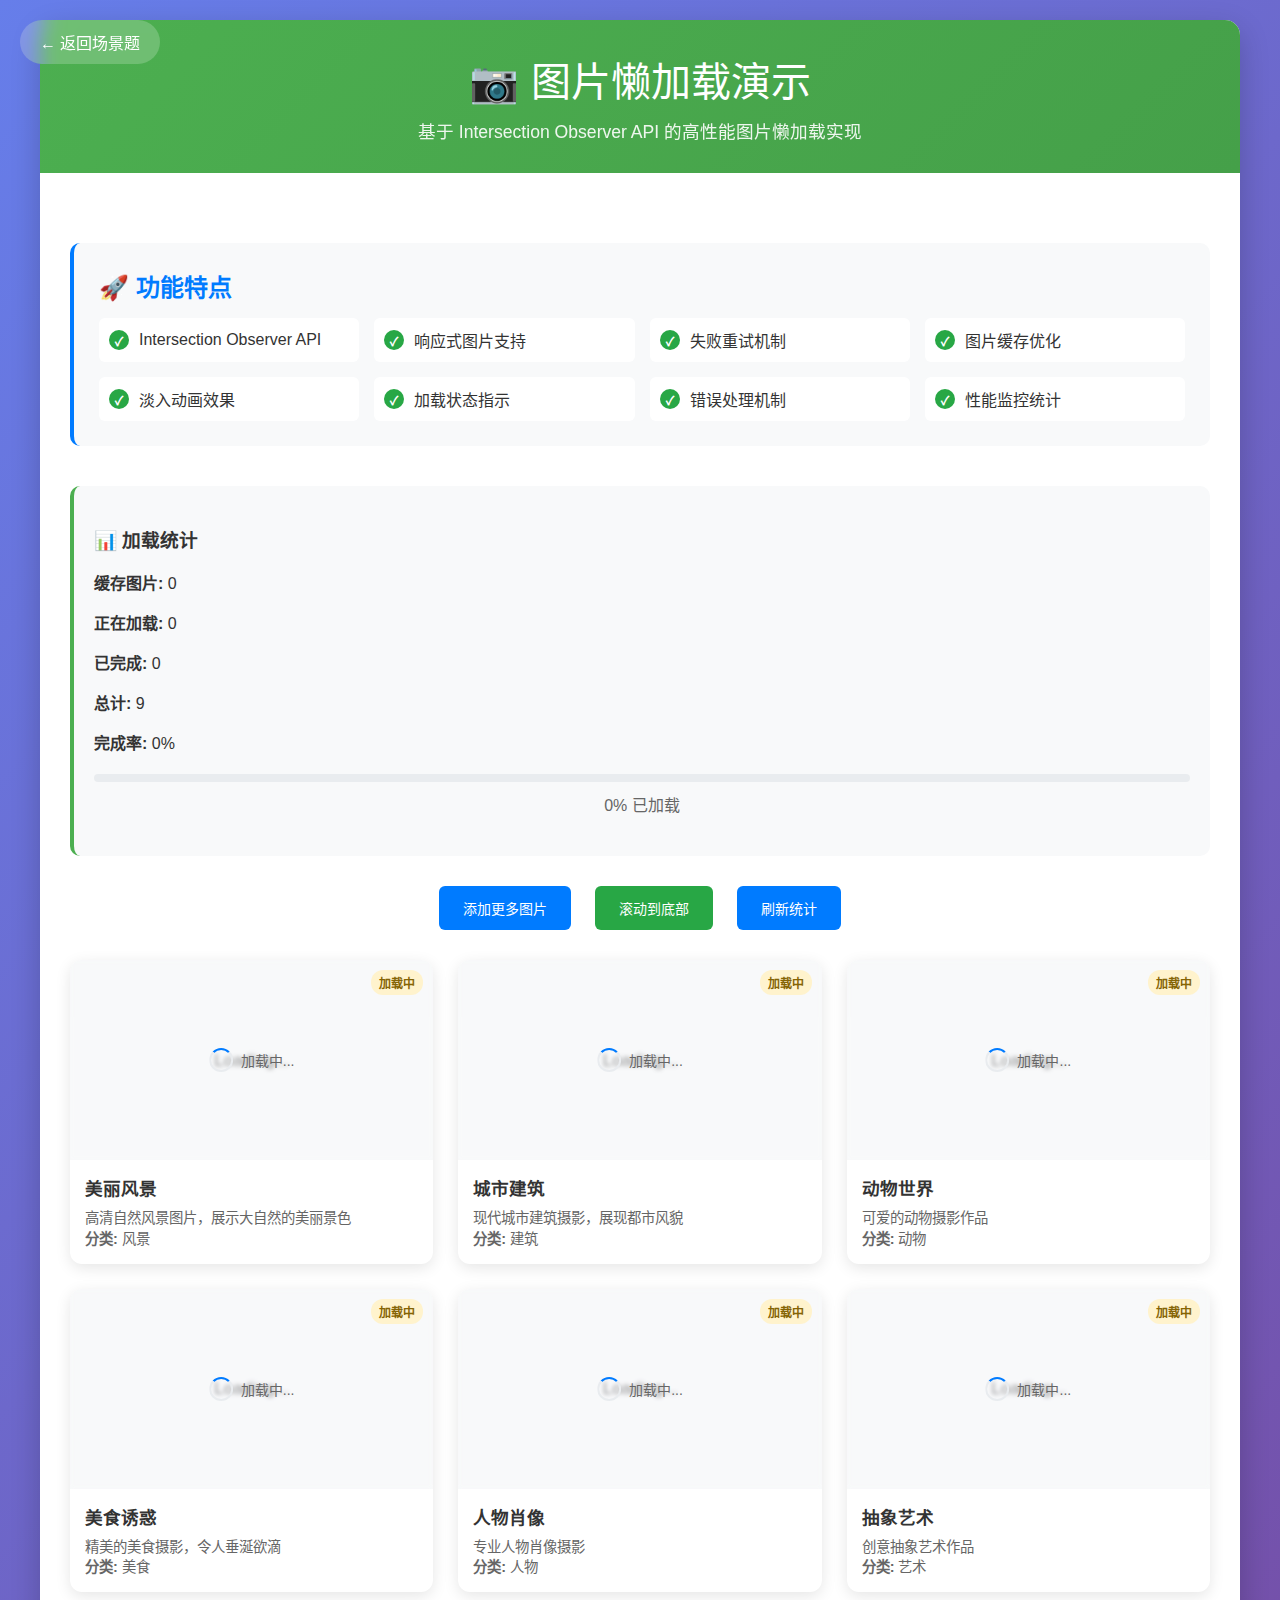
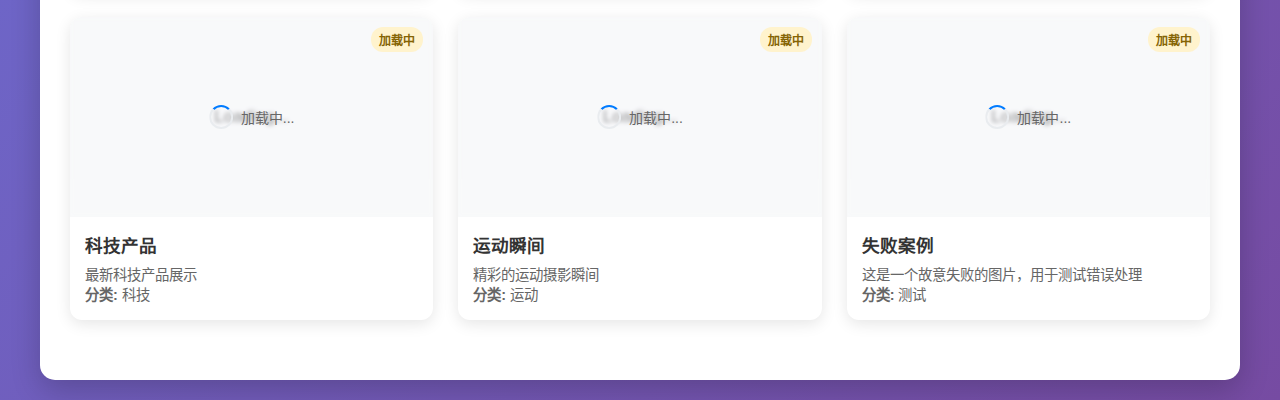
<file: scenarios/image-lazy-load/index.html>
<!DOCTYPE html>
<html lang="zh-CN">
<head>
    <meta charset="UTF-8">
    <meta name="viewport" content="width=device-width, initial-scale=1.0">
    <title>图片懒加载演示</title>
    <link rel="stylesheet" href="style.css">
</head>
<body>
    <a href="../../demos/scenarios.html" class="back-link">← 返回场景题</a>
    
    <div class="container">
        <div class="header">
            <h1>📷 图片懒加载演示</h1>
            <p>基于 Intersection Observer API 的高性能图片懒加载实现</p>
        </div>
        
        <div class="content">
            <div class="demo-section">
                <h2>🚀 功能特点</h2>
                <div class="feature-list" id="feature-list">
                    <!-- 功能特点将通过 JS 动态生成 -->
                </div>
            </div>
            
            <div class="stats-panel">
                <h3>📊 加载统计</h3>
                <div id="stats-content">
                    <p>正在初始化...</p>
                </div>
                
                <div class="progress-container">
                    <div class="progress-bar">
                        <div class="progress-fill" id="progress-fill"></div>
                    </div>
                    <div class="progress-text" id="progress-text">0% 已加载</div>
                </div>
            </div>
            
            <div class="controls">
                <button class="btn" onclick="imageDemo.addMoreImages()">添加更多图片</button>
                <button class="btn success" onclick="imageDemo.scrollToBottom()">滚动到底部</button>
                <button class="btn" onclick="imageDemo.refreshStats()">刷新统计</button>
            </div>
            
            <div id="image-container" class="image-grid">
                <!-- 图片将通过 JavaScript 动态生成 -->
            </div>
        </div>
    </div>

    <!-- 引入核心功能 -->
    <script src="core.js"></script>
    <!-- 引入演示数据 -->
    <script src="demo-data.js"></script>
    <!-- 引入演示逻辑 -->
    <script src="script.js"></script>
</body>
</html>
</file>
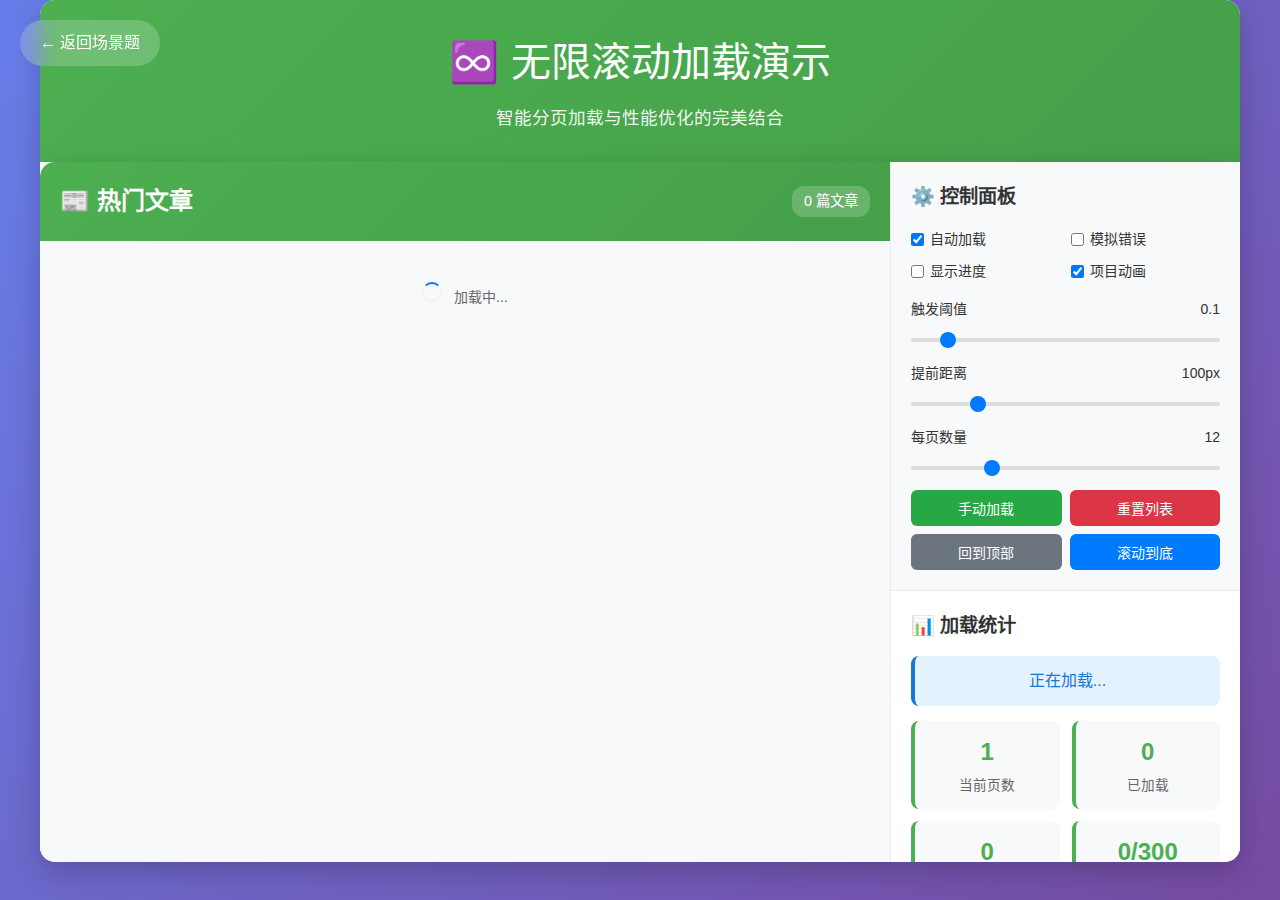
<file: scenarios/infinite-scroll/index.html>
<!DOCTYPE html>
<html lang="zh-CN">
<head>
    <meta charset="UTF-8">
    <meta name="viewport" content="width=device-width, initial-scale=1.0">
    <title>无限滚动加载演示</title>
    <link rel="stylesheet" href="../../shared/css/base.css">
    <link rel="stylesheet" href="style.css">
</head>
<body>
    <div class="container">
        <a href="../../demos/scenarios.html" class="back-link">← 返回场景题</a>
        
        <div class="header">
            <h1>♾️ 无限滚动加载演示</h1>
            <p>智能分页加载与性能优化的完美结合</p>
        </div>
        
        <div class="main-content">
            <div class="content-grid">
                <!-- 文章列表区域 -->
                <div class="article-section">
                    <div class="article-header">
                        <h2>📰 热门文章</h2>
                        <div class="article-count" id="article-count">0 篇文章</div>
                    </div>
                    <div class="article-list" id="article-list">
                        <!-- 文章列表将动态插入这里 -->
                    </div>
                </div>
                
                <!-- 侧边栏控制面板 -->
                <div class="sidebar">
                    <!-- 控制面板 -->
                    <div class="controls-panel">
                        <h3>⚙️ 控制面板</h3>
                        
                        <!-- 功能开关 -->
                        <div class="checkbox-group" id="checkbox-group">
                            <!-- 开关将通过 JS 动态生成 -->
                        </div>
                        
                        <!-- 参数调节 -->
                        <div id="slider-controls">
                            <!-- 滑块控件将通过 JS 动态生成 -->
                        </div>
                        
                        <!-- 操作按钮 -->
                        <div class="button-group">
                            <button class="btn btn-success" id="load-btn">手动加载</button>
                            <button class="btn btn-danger" id="reset-btn">重置列表</button>
                            <button class="btn btn-secondary" id="scroll-top-btn">回到顶部</button>
                            <button class="btn btn-primary" id="scroll-bottom-btn">滚动到底</button>
                        </div>
                    </div>
                    
                    <!-- 统计面板 -->
                    <div class="stats-panel">
                        <h3>📊 加载统计</h3>
                        
                        <div id="status-indicator" class="status-indicator status-idle">
                            准备就绪
                        </div>
                        
                        <div class="progress-bar" id="progress-container" style="display: none;">
                            <div class="progress-fill" id="progress-fill"></div>
                        </div>
                        
                        <div class="stat-grid" id="stat-grid">
                            <!-- 统计信息将通过 JS 动态生成 -->
                        </div>
                        
                        <div id="error-info" style="display: none; color: #dc3545; font-size: 14px; margin-top: 10px;">
                            <!-- 错误信息将显示在这里 -->
                        </div>
                    </div>
                </div>
            </div>
        </div>
    </div>

    <!-- 引入核心功能 -->
    <script src="core.js"></script>
    <!-- 引入演示数据 -->
    <script src="demo-data.js"></script>
    <!-- 引入演示逻辑 -->
    <script src="script.js"></script>
</body>
</html>
</file>
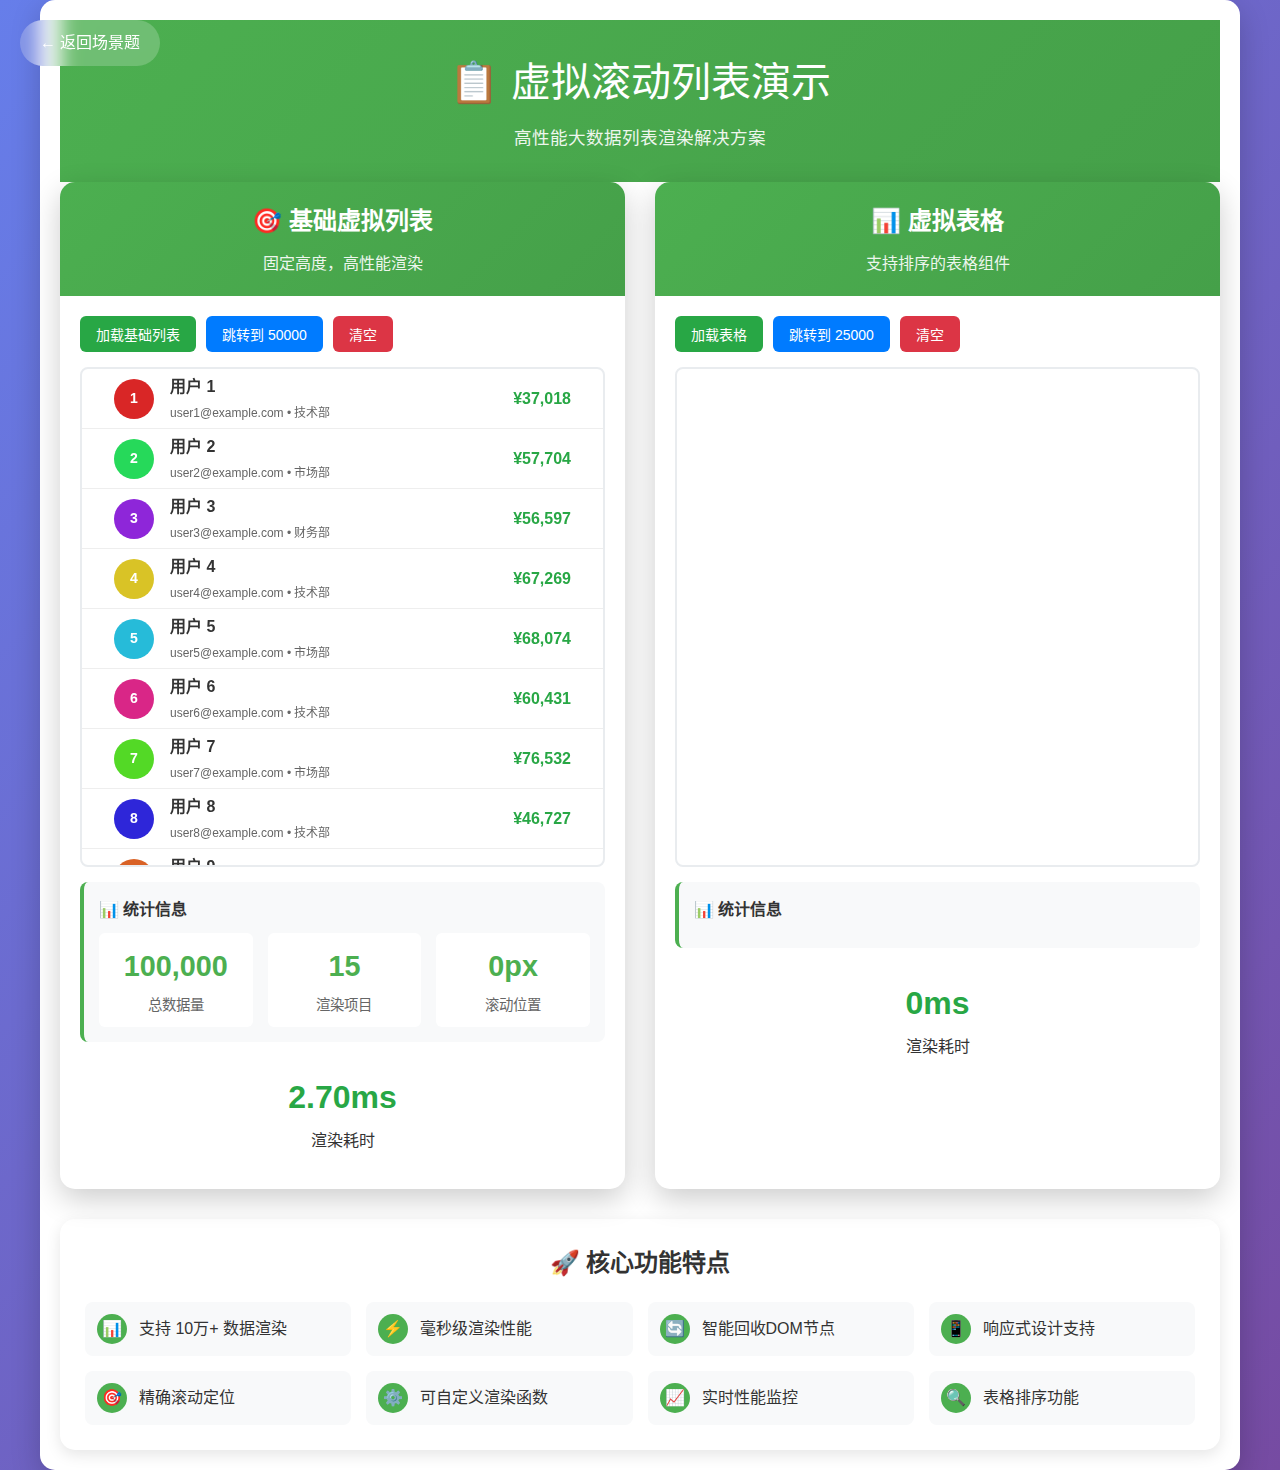
<file: scenarios/virtual-scroll/index.html>
<!DOCTYPE html>
<html lang="zh-CN">
<head>
    <meta charset="UTF-8">
    <meta name="viewport" content="width=device-width, initial-scale=1.0">
    <title>虚拟滚动列表演示</title>
    <link rel="stylesheet" href="../../shared/css/base.css">
    <link rel="stylesheet" href="style.css">
</head>
<body>
    <div class="container">
        <a href="../../demos/scenarios.html" class="back-link">← 返回场景题</a>
        
        <div class="header">
            <h1>📋 虚拟滚动列表演示</h1>
            <p>高性能大数据列表渲染解决方案</p>
        </div>
        
        <div class="demo-grid">
            <!-- 基础列表演示 -->
            <div class="demo-card">
                <div class="demo-header">
                    <h2>🎯 基础虚拟列表</h2>
                    <p>固定高度，高性能渲染</p>
                </div>
                <div class="demo-content">
                    <div class="controls">
                        <button class="btn btn-success" onclick="virtualDemo.testBasicList()">加载基础列表</button>
                        <button class="btn" onclick="virtualDemo.scrollToIndex('basic', 50000)">跳转到 50000</button>
                        <button class="btn btn-danger" onclick="virtualDemo.clearList('basic')">清空</button>
                    </div>
                    <div id="basic-container" class="virtual-container">
                        <div class="loading-overlay" id="basic-loading" style="display: none;">
                            <div class="spinner"></div>
                        </div>
                    </div>
                    <div class="stats-panel">
                        <strong>📊 统计信息</strong>
                        <div class="stats-grid" id="basic-stats">
                            <!-- 统计信息将动态生成 -->
                        </div>
                    </div>
                    <div class="performance-meter">
                        <div class="performance-value performance-good" id="basic-performance">0ms</div>
                        <div>渲染耗时</div>
                    </div>
                </div>
            </div>
            
            <!-- 表格演示 -->
            <div class="demo-card">
                <div class="demo-header">
                    <h2>📊 虚拟表格</h2>
                    <p>支持排序的表格组件</p>
                </div>
                <div class="demo-content">
                    <div class="controls">
                        <button class="btn btn-success" onclick="virtualDemo.testTable()">加载表格</button>
                        <button class="btn" onclick="virtualDemo.scrollToIndex('table', 25000)">跳转到 25000</button>
                        <button class="btn btn-danger" onclick="virtualDemo.clearList('table')">清空</button>
                    </div>
                    <div id="table-container" class="virtual-container">
                        <div class="loading-overlay" id="table-loading" style="display: none;">
                            <div class="spinner"></div>
                        </div>
                    </div>
                    <div class="stats-panel">
                        <strong>📊 统计信息</strong>
                        <div class="stats-grid" id="table-stats">
                            <!-- 统计信息将动态生成 -->
                        </div>
                    </div>
                    <div class="performance-meter">
                        <div class="performance-value performance-good" id="table-performance">0ms</div>
                        <div>渲染耗时</div>
                    </div>
                </div>
            </div>
        </div>
        
        <!-- 功能特点说明 -->
        <div class="feature-list">
            <h3>🚀 核心功能特点</h3>
            <div class="features" id="features-container">
                <!-- 功能特点将通过 JS 动态生成 -->
            </div>
        </div>
    </div>

    <!-- 引入核心功能 -->
    <script src="core.js"></script>
    <!-- 引入演示数据 -->
    <script src="demo-data.js"></script>
    <!-- 引入演示逻辑 -->
    <script src="script.js"></script>
</body>
</html>
</file>
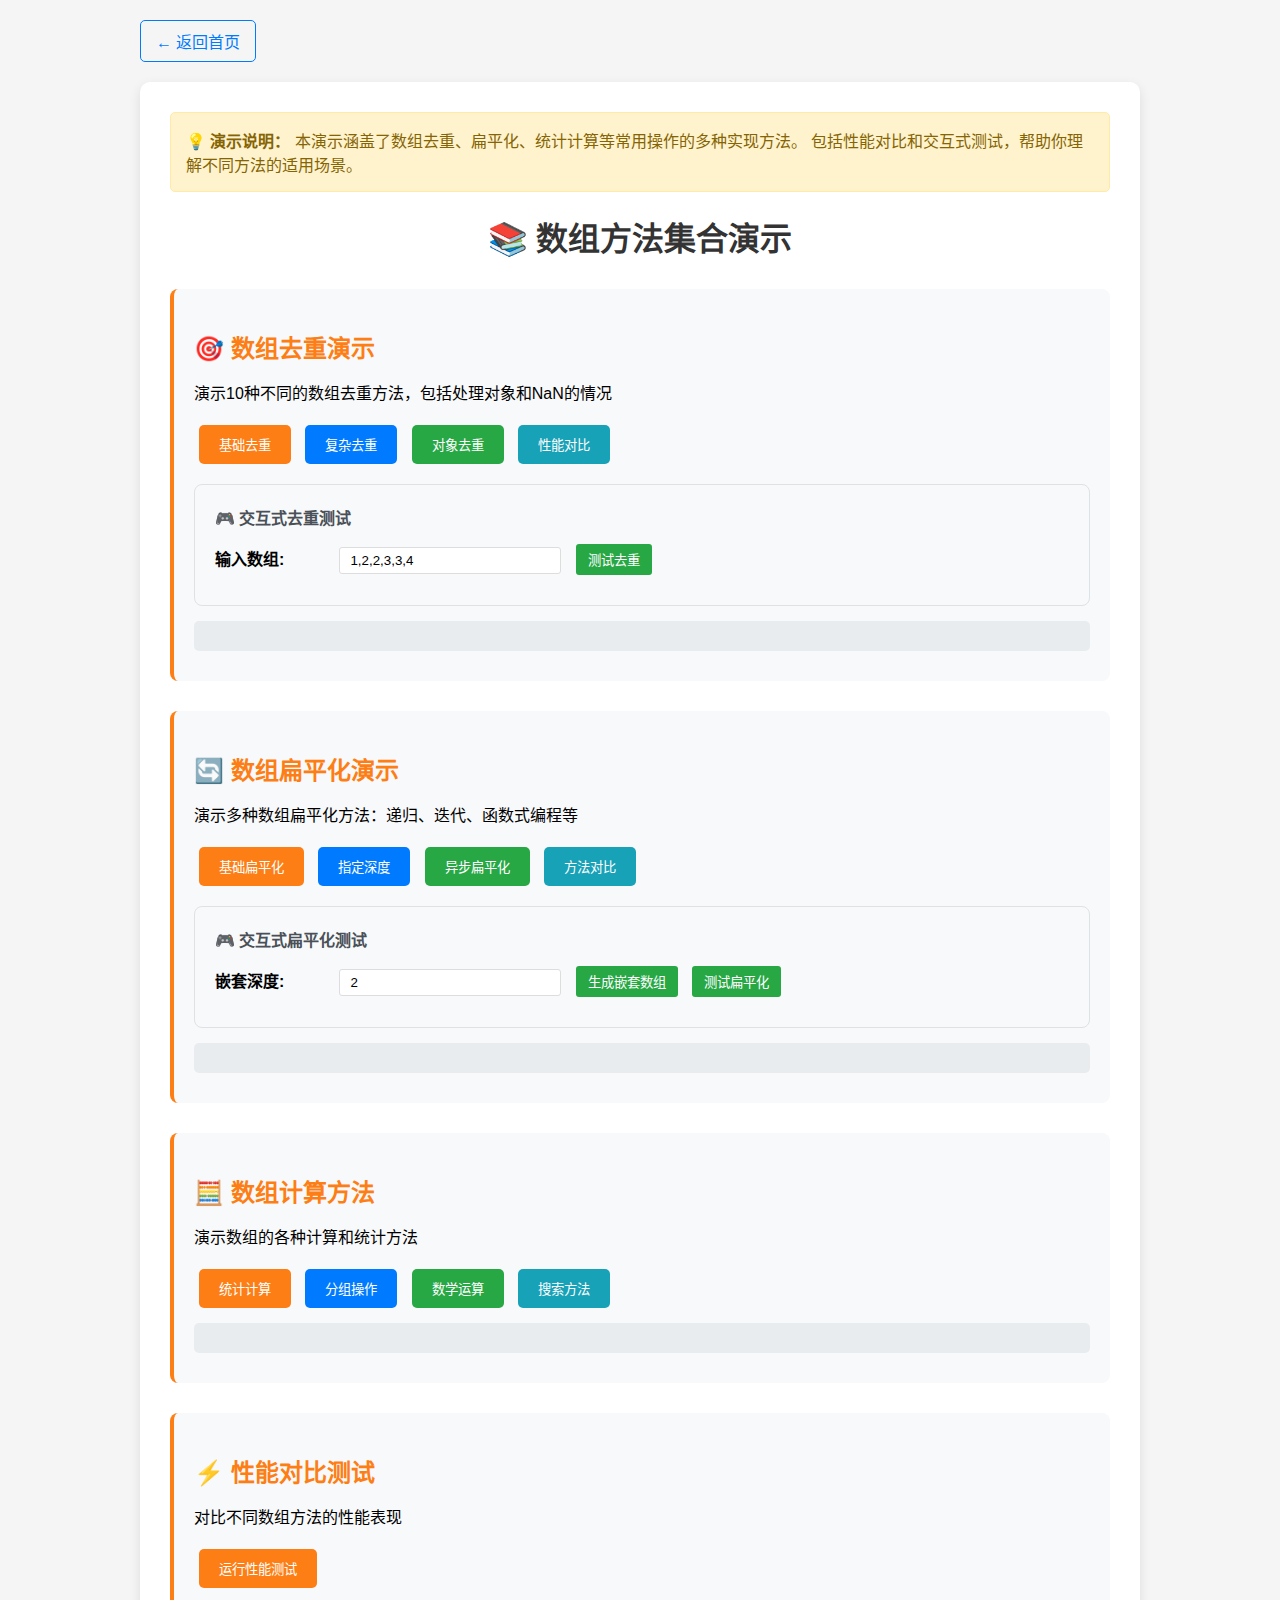
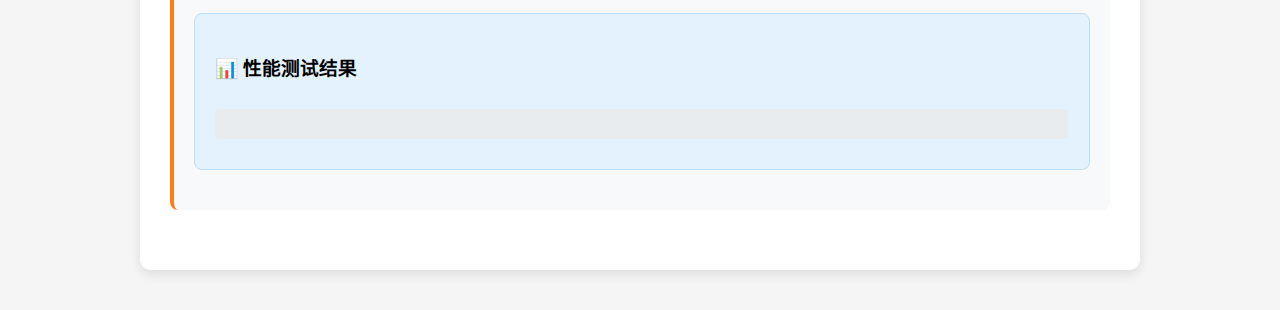
<file: demos/array-methods.html>
<!DOCTYPE html>
<html lang="zh-CN">
<head>
    <meta charset="UTF-8">
    <meta name="viewport" content="width=device-width, initial-scale=1.0">
    <title>数组方法集合演示</title>
    <style>
        body {
            font-family: Arial, sans-serif;
            max-width: 1000px;
            margin: 0 auto;
            padding: 20px;
            background: #f5f5f5;
        }
        
        .demo-container {
            background: white;
            padding: 30px;
            border-radius: 10px;
            box-shadow: 0 4px 12px rgba(0,0,0,0.1);
            margin-bottom: 20px;
        }
        
        h1 {
            color: #333;
            text-align: center;
            margin-bottom: 30px;
        }
        
        .demo-section {
            margin-bottom: 30px;
            padding: 20px;
            background: #f8f9fa;
            border-radius: 8px;
            border-left: 4px solid #fd7e14;
        }
        
        .demo-section h2 {
            color: #fd7e14;
            margin-bottom: 15px;
        }
        
        .test-button {
            background: #fd7e14;
            color: white;
            border: none;
            padding: 10px 20px;
            border-radius: 5px;
            cursor: pointer;
            margin: 5px;
            transition: background 0.3s;
        }
        
        .test-button:hover {
            background: #e55a00;
        }
        
        .test-button.primary {
            background: #007bff;
        }
        
        .test-button.primary:hover {
            background: #0056b3;
        }
        
        .test-button.success {
            background: #28a745;
        }
        
        .test-button.success:hover {
            background: #1e7e34;
        }
        
        .test-button.info {
            background: #17a2b8;
        }
        
        .test-button.info:hover {
            background: #138496;
        }
        
        .result {
            background: #e9ecef;
            padding: 15px;
            border-radius: 5px;
            margin: 10px 0;
            font-family: monospace;
            white-space: pre-wrap;
            max-height: 400px;
            overflow-y: auto;
        }
        
        .array-display {
            background: white;
            border: 2px solid #fd7e14;
            border-radius: 8px;
            padding: 15px;
            margin: 15px 0;
        }
        
        .array-display h4 {
            margin: 0 0 10px 0;
            color: #fd7e14;
        }
        
        .array-item {
            display: inline-block;
            background: #fff3cd;
            border: 1px solid #ffeaa7;
            padding: 5px 10px;
            margin: 2px;
            border-radius: 3px;
            font-family: monospace;
        }
        
        .array-item.highlighted {
            background: #d4edda;
            border-color: #c3e6cb;
        }
        
        .comparison-grid {
            display: grid;
            grid-template-columns: 1fr 1fr;
            gap: 15px;
            margin: 15px 0;
        }
        
        .comparison-item {
            background: white;
            padding: 15px;
            border-radius: 8px;
            border: 2px solid #dee2e6;
        }
        
        .comparison-item h4 {
            margin: 0 0 10px 0;
            color: #495057;
        }
        
        .performance-section {
            background: #e3f2fd;
            border: 1px solid #bbdefb;
            border-radius: 8px;
            padding: 20px;
            margin: 20px 0;
        }
        
        .performance-results {
            display: grid;
            grid-template-columns: repeat(auto-fit, minmax(120px, 1fr));
            gap: 10px;
            margin-top: 15px;
        }
        
        .performance-item {
            background: white;
            padding: 10px;
            border-radius: 5px;
            text-align: center;
            border: 1px solid #bbdefb;
        }
        
        .performance-value {
            font-size: 16px;
            font-weight: bold;
            color: #1976d2;
        }
        
        .performance-label {
            font-size: 12px;
            color: #1976d2;
        }
        
        .back-link {
            display: inline-block;
            color: #007bff;
            text-decoration: none;
            margin-bottom: 20px;
            padding: 8px 15px;
            border: 1px solid #007bff;
            border-radius: 5px;
            transition: all 0.3s;
        }
        
        .back-link:hover {
            background: #007bff;
            color: white;
        }
        
        .interactive-demo {
            background: #f8f9fa;
            border: 1px solid #dee2e6;
            border-radius: 8px;
            padding: 20px;
            margin: 15px 0;
        }
        
        .interactive-demo h4 {
            margin: 0 0 15px 0;
            color: #495057;
        }
        
        .input-group {
            margin: 10px 0;
        }
        
        .input-group label {
            display: inline-block;
            width: 120px;
            font-weight: bold;
        }
        
        .input-group input {
            padding: 5px 10px;
            border: 1px solid #ddd;
            border-radius: 3px;
            width: 200px;
        }
        
        .input-group button {
            background: #28a745;
            color: white;
            border: none;
            padding: 6px 12px;
            border-radius: 3px;
            cursor: pointer;
            margin-left: 10px;
        }
    </style>
</head>
<body>
    <a href="../index.html" class="back-link">← 返回首页</a>
    
    <div class="demo-container">
        <h1>📚 数组方法集合演示</h1>
        
        <div class="demo-section">
            <h2>🎯 数组去重演示</h2>
            <p>演示10种不同的数组去重方法，包括处理对象和NaN的情况</p>
            
            <button class="test-button" onclick="testBasicUnique()">基础去重</button>
            <button class="test-button primary" onclick="testComplexUnique()">复杂去重</button>
            <button class="test-button success" onclick="testObjectUnique()">对象去重</button>
            <button class="test-button info" onclick="testPerformanceUnique()">性能对比</button>
            
            <div class="interactive-demo">
                <h4>🎮 交互式去重测试</h4>
                <div class="input-group">
                    <label>输入数组:</label>
                    <input type="text" id="unique-input" placeholder="1,2,2,3,3,4" value="1,2,2,3,3,4">
                    <button onclick="customUniqueTest()">测试去重</button>
                </div>
                <div class="array-display" id="unique-display" style="display: none;">
                    <h4>去重结果对比</h4>
                    <div id="unique-results"></div>
                </div>
            </div>
            
            <div class="result" id="unique-result"></div>
        </div>
        
        <div class="demo-section">
            <h2>🔄 数组扁平化演示</h2>
            <p>演示多种数组扁平化方法：递归、迭代、函数式编程等</p>
            
            <button class="test-button" onclick="testBasicFlatten()">基础扁平化</button>
            <button class="test-button primary" onclick="testDepthFlatten()">指定深度</button>
            <button class="test-button success" onclick="testAsyncFlatten()">异步扁平化</button>
            <button class="test-button info" onclick="testFlattenMethods()">方法对比</button>
            
            <div class="interactive-demo">
                <h4>🎮 交互式扁平化测试</h4>
                <div class="input-group">
                    <label>嵌套深度:</label>
                    <input type="number" id="flatten-depth" value="2" min="1" max="10">
                    <button onclick="generateNestedArray()">生成嵌套数组</button>
                    <button onclick="testCustomFlatten()">测试扁平化</button>
                </div>
                <div class="array-display" id="flatten-display" style="display: none;">
                    <h4>扁平化过程演示</h4>
                    <div id="flatten-steps"></div>
                </div>
            </div>
            
            <div class="result" id="flatten-result"></div>
        </div>
        
        <div class="demo-section">
            <h2>🧮 数组计算方法</h2>
            <p>演示数组的各种计算和统计方法</p>
            
            <button class="test-button" onclick="testArrayStats()">统计计算</button>
            <button class="test-button primary" onclick="testArrayGrouping()">分组操作</button>
            <button class="test-button success" onclick="testArrayMath()">数学运算</button>
            <button class="test-button info" onclick="testArraySearch()">搜索方法</button>
            
            <div class="result" id="calc-result"></div>
        </div>
        
        <div class="demo-section">
            <h2>⚡ 性能对比测试</h2>
            <p>对比不同数组方法的性能表现</p>
            
            <button class="test-button" onclick="runArrayPerformanceTest()">运行性能测试</button>
            
            <div class="performance-section">
                <h3>📊 性能测试结果</h3>
                <div class="performance-results" id="performance-chart"></div>
                <div class="result" id="performance-details"></div>
            </div>
        </div>
    </div>

    <script src="../vanilla-js/array-unique.js"></script>
    <script src="../vanilla-js/array-flatten.js"></script>
    
    <script>
        // 测试基础去重
        function testBasicUnique() {
            const result = document.getElementById('unique-result');
            
            const testArrays = [
                [1, 2, 2, 3, 3, 4],
                ['a', 'b', 'b', 'c'],
                [1, '1', 2, '2'],
                [true, false, true, 1, 0],
                [NaN, NaN, null, null, undefined, undefined]
            ];
            
            result.textContent = '🎯 基础去重测试:\n\n';
            
            testArrays.forEach((arr, index) => {
                result.textContent += `测试${index + 1}: [${arr.join(', ')}]\n`;
                
                // 测试不同方法
                const methods = [
                    { name: 'Set方法', func: uniqueSet },
                    { name: 'Filter方法', func: uniqueFilter },
                    { name: 'Reduce方法', func: uniqueReduce },
                    { name: 'Map方法', func: uniqueMap }
                ];
                
                methods.forEach(method => {
                    try {
                        const result = method.func(arr);
                        result.textContent += `  ${method.name}: [${result.join(', ')}]\n`;
                    } catch (error) {
                        result.textContent += `  ${method.name}: 错误 - ${error.message}\n`;
                    }
                });
                
                result.textContent += '\n';
            });
        }
        
        // 测试复杂去重
        function testComplexUnique() {
            const result = document.getElementById('unique-result');
            
            const complexArray = [
                1, 1, '1', '1',
                true, true, 1,
                false, false, 0,
                null, null, undefined, undefined,
                NaN, NaN,
                {}, {},
                [], [],
                new Date('2023-01-01'), new Date('2023-01-01')
            ];
            
            result.textContent = '🧩 复杂去重测试:\n\n';
            result.textContent += `原数组长度: ${complexArray.length}\n`;
            result.textContent += `原数组: [${complexArray.map(item => 
                typeof item === 'object' ? JSON.stringify(item) : String(item)
            ).join(', ')}]\n\n`;
            
            const methods = [
                { name: 'Set方法', func: uniqueSet },
                { name: '严格相等', func: uniqueStrictEqual },
                { name: '处理NaN', func: uniqueWithNaN },
                { name: '类型敏感', func: uniqueTypeSensitive }
            ];
            
            methods.forEach(method => {
                try {
                    const start = performance.now();
                    const uniqueResult = method.func(complexArray);
                    const time = performance.now() - start;
                    
                    result.textContent += `${method.name}:\n`;
                    result.textContent += `  结果长度: ${uniqueResult.length}\n`;
                    result.textContent += `  执行时间: ${time.toFixed(3)}ms\n`;
                    result.textContent += `  结果: [${uniqueResult.map(item => 
                        typeof item === 'object' ? JSON.stringify(item) : String(item)
                    ).slice(0, 10).join(', ')}${uniqueResult.length > 10 ? '...' : ''}]\n\n`;
                } catch (error) {
                    result.textContent += `${method.name}: 错误 - ${error.message}\n\n`;
                }
            });
        }
        
        // 测试对象去重
        function testObjectUnique() {
            const result = document.getElementById('unique-result');
            
            const objectArray = [
                { id: 1, name: 'Alice' },
                { id: 2, name: 'Bob' },
                { id: 1, name: 'Alice' },
                { id: 3, name: 'Charlie' },
                { id: 2, name: 'Bob' }
            ];
            
            result.textContent = '📦 对象去重测试:\n\n';
            result.textContent += '原数组:\n';
            objectArray.forEach((obj, index) => {
                result.textContent += `  ${index}: ${JSON.stringify(obj)}\n`;
            });
            
            result.textContent += '\n去重方法:\n';
            
            // 按JSON字符串去重
            const jsonUnique = uniqueByJSON(objectArray);
            result.textContent += `JSON方法: ${jsonUnique.length}个对象\n`;
            jsonUnique.forEach((obj, index) => {
                result.textContent += `  ${index}: ${JSON.stringify(obj)}\n`;
            });
            
            // 按属性去重
            const keyUnique = uniqueByKey(objectArray, 'id');
            result.textContent += `\n按ID去重: ${keyUnique.length}个对象\n`;
            keyUnique.forEach((obj, index) => {
                result.textContent += `  ${index}: ${JSON.stringify(obj)}\n`;
            });
        }
        
        // 自定义去重测试
        function customUniqueTest() {
            const input = document.getElementById('unique-input').value;
            const display = document.getElementById('unique-display');
            const results = document.getElementById('unique-results');
            
            try {
                // 解析输入
                const array = input.split(',').map(item => {
                    const trimmed = item.trim();
                    if (trimmed === 'NaN') return NaN;
                    if (trimmed === 'null') return null;
                    if (trimmed === 'undefined') return undefined;
                    if (trimmed === 'true') return true;
                    if (trimmed === 'false') return false;
                    if (!isNaN(trimmed) && trimmed !== '') return Number(trimmed);
                    return trimmed;
                });
                
                // 测试不同方法
                const methods = [
                    { name: 'Set方法', func: uniqueSet, color: '#007bff' },
                    { name: 'Filter方法', func: uniqueFilter, color: '#28a745' },
                    { name: 'Reduce方法', func: uniqueReduce, color: '#ffc107' },
                    { name: 'For循环', func: uniqueForLoop, color: '#dc3545' }
                ];
                
                results.innerHTML = '';
                
                methods.forEach(method => {
                    const methodResult = method.func(array);
                    const div = document.createElement('div');
                    div.style.margin = '10px 0';
                    div.innerHTML = `
                        <strong style="color: ${method.color}">${method.name}:</strong>
                        <div style="margin: 5px 0;">
                            ${methodResult.map(item => `<span class="array-item">${String(item)}</span>`).join('')}
                        </div>
                        <small>长度: ${methodResult.length}</small>
                    `;
                    results.appendChild(div);
                });
                
                display.style.display = 'block';
                
            } catch (error) {
                alert('输入格式错误: ' + error.message);
            }
        }
        
        // 测试基础扁平化
        function testBasicFlatten() {
            const result = document.getElementById('flatten-result');
            
            const testArrays = [
                [1, [2, 3], 4],
                [1, [2, [3, 4]], 5],
                [[1, 2], [3, [4, [5]]]],
                [1, , 3, [4, , 6]],  // 稀疏数组
                []
            ];
            
            result.textContent = '🔄 基础扁平化测试:\n\n';
            
            testArrays.forEach((arr, index) => {
                result.textContent += `测试${index + 1}: ${JSON.stringify(arr)}\n`;
                
                try {
                    const recursive = flattenRecursive(arr);
                    const iterative = flattenIterative(arr);
                    const reduce = flattenReduce(arr);
                    
                    result.textContent += `  递归方法: ${JSON.stringify(recursive)}\n`;
                    result.textContent += `  迭代方法: ${JSON.stringify(iterative)}\n`;
                    result.textContent += `  Reduce方法: ${JSON.stringify(reduce)}\n`;
                    
                    const allSame = JSON.stringify(recursive) === JSON.stringify(iterative) &&
                                   JSON.stringify(iterative) === JSON.stringify(reduce);
                    result.textContent += `  结果一致: ${allSame ? '✅' : '❌'}\n\n`;
                } catch (error) {
                    result.textContent += `  错误: ${error.message}\n\n`;
                }
            });
        }
        
        // 测试指定深度扁平化
        function testDepthFlatten() {
            const result = document.getElementById('flatten-result');
            
            const deepArray = [1, [2, [3, [4, [5, [6]]]]]];
            
            result.textContent = '📏 指定深度扁平化测试:\n\n';
            result.textContent += `原数组: ${JSON.stringify(deepArray)}\n\n`;
            
            for (let depth = 1; depth <= 5; depth++) {
                const flattened = flattenRecursive(deepArray, depth);
                result.textContent += `深度${depth}: ${JSON.stringify(flattened)}\n`;
            }
            
            const fullyFlattened = flattenRecursive(deepArray, Infinity);
            result.textContent += `完全扁平化: ${JSON.stringify(fullyFlattened)}\n`;
        }
        
        // 生成嵌套数组
        function generateNestedArray() {
            const depth = parseInt(document.getElementById('flatten-depth').value);
            const display = document.getElementById('flatten-display');
            const steps = document.getElementById('flatten-steps');
            
            // 生成指定深度的嵌套数组
            function generateNested(currentDepth) {
                if (currentDepth <= 0) {
                    return Math.floor(Math.random() * 10);
                }
                
                const length = Math.floor(Math.random() * 3) + 2;
                const array = [];
                
                for (let i = 0; i < length; i++) {
                    if (Math.random() > 0.5) {
                        array.push(generateNested(currentDepth - 1));
                    } else {
                        array.push(Math.floor(Math.random() * 10));
                    }
                }
                
                return array;
            }
            
            const nestedArray = generateNested(depth);
            
            steps.innerHTML = `
                <div><strong>生成的嵌套数组:</strong></div>
                <div style="background: #f8f9fa; padding: 10px; border-radius: 5px; margin: 10px 0; font-family: monospace;">
                    ${JSON.stringify(nestedArray, null, 2)}
                </div>
                <div><strong>数组深度:</strong> ${depth}</div>
            `;
            
            // 保存到全局变量供测试使用
            window.currentNestedArray = nestedArray;
            display.style.display = 'block';
        }
        
        // 测试自定义扁平化
        function testCustomFlatten() {
            if (!window.currentNestedArray) {
                alert('请先生成嵌套数组');
                return;
            }
            
            const steps = document.getElementById('flatten-steps');
            const array = window.currentNestedArray;
            
            // 演示不同深度的扁平化过程
            let html = steps.innerHTML;
            html += '<div style="margin-top: 20px;"><strong>扁平化过程:</strong></div>';
            
            for (let depth = 1; depth <= 5; depth++) {
                try {
                    const result = flattenRecursive(array, depth);
                    html += `
                        <div style="margin: 10px 0; padding: 10px; background: #e9ecef; border-radius: 5px;">
                            <strong>深度 ${depth}:</strong> ${JSON.stringify(result)}
                        </div>
                    `;
                    
                    // 如果已经完全扁平化，停止
                    if (JSON.stringify(result) === JSON.stringify(flattenRecursive(array, depth + 1))) {
                        html += '<div style="color: #28a745; font-weight: bold;">✅ 已完全扁平化</div>';
                        break;
                    }
                } catch (error) {
                    html += `<div style="color: #dc3545;">❌ 深度 ${depth}: ${error.message}</div>`;
                }
            }
            
            steps.innerHTML = html;
        }
        
        // 测试数组统计
        function testArrayStats() {
            const result = document.getElementById('calc-result');
            
            const numbers = [1, 2, 3, 4, 5, 6, 7, 8, 9, 10];
            const mixed = [1, 'a', 2, 'b', 3, true, false, null];
            
            result.textContent = '📊 数组统计测试:\n\n';
            
            // 数字数组统计
            result.textContent += `数字数组: [${numbers.join(', ')}]\n`;
            result.textContent += `  总和: ${numbers.reduce((a, b) => a + b, 0)}\n`;
            result.textContent += `  平均值: ${(numbers.reduce((a, b) => a + b, 0) / numbers.length).toFixed(2)}\n`;
            result.textContent += `  最大值: ${Math.max(...numbers)}\n`;
            result.textContent += `  最小值: ${Math.min(...numbers)}\n`;
            result.textContent += `  中位数: ${getMedian(numbers)}\n\n`;
            
            // 混合数组统计
            result.textContent += `混合数组: [${mixed.map(x => JSON.stringify(x)).join(', ')}]\n`;
            result.textContent += `  数字: ${mixed.filter(x => typeof x === 'number').length}个\n`;
            result.textContent += `  字符串: ${mixed.filter(x => typeof x === 'string').length}个\n`;
            result.textContent += `  布尔值: ${mixed.filter(x => typeof x === 'boolean').length}个\n`;
            result.textContent += `  null/undefined: ${mixed.filter(x => x == null).length}个\n`;
        }
        
        // 获取中位数
        function getMedian(arr) {
            const sorted = [...arr].sort((a, b) => a - b);
            const mid = Math.floor(sorted.length / 2);
            return sorted.length % 2 === 0 
                ? (sorted[mid - 1] + sorted[mid]) / 2
                : sorted[mid];
        }
        
        // 测试数组分组
        function testArrayGrouping() {
            const result = document.getElementById('calc-result');
            
            const people = [
                { name: 'Alice', age: 25, city: 'Beijing' },
                { name: 'Bob', age: 30, city: 'Shanghai' },
                { name: 'Charlie', age: 25, city: 'Beijing' },
                { name: 'David', age: 30, city: 'Shanghai' },
                { name: 'Eve', age: 35, city: 'Guangzhou' }
            ];
            
            result.textContent = '👥 数组分组测试:\n\n';
            
            // 按年龄分组
            const byAge = groupBy(people, 'age');
            result.textContent += '按年龄分组:\n';
            Object.entries(byAge).forEach(([age, group]) => {
                result.textContent += `  ${age}岁: ${group.map(p => p.name).join(', ')}\n`;
            });
            
            // 按城市分组
            const byCity = groupBy(people, 'city');
            result.textContent += '\n按城市分组:\n';
            Object.entries(byCity).forEach(([city, group]) => {
                result.textContent += `  ${city}: ${group.map(p => p.name).join(', ')}\n`;
            });
        }
        
        // 分组函数
        function groupBy(array, key) {
            return array.reduce((groups, item) => {
                const value = item[key];
                if (!groups[value]) {
                    groups[value] = [];
                }
                groups[value].push(item);
                return groups;
            }, {});
        }
        
        // 运行数组性能测试
        function runArrayPerformanceTest() {
            const chart = document.getElementById('performance-chart');
            const details = document.getElementById('performance-details');
            
            details.textContent = '开始性能测试...\n';
            
            // 生成测试数据
            const smallArray = Array.from({length: 1000}, (_, i) => Math.floor(Math.random() * 100));
            const largeArray = Array.from({length: 100000}, (_, i) => Math.floor(Math.random() * 1000));
            
            const tests = [
                {
                    name: '小数组去重',
                    data: smallArray,
                    methods: [
                        { name: 'Set', func: uniqueSet },
                        { name: 'Filter', func: uniqueFilter },
                        { name: 'Reduce', func: uniqueReduce }
                    ]
                },
                {
                    name: '大数组去重',
                    data: largeArray,
                    methods: [
                        { name: 'Set', func: uniqueSet },
                        { name: 'Filter', func: uniqueFilter }
                    ]
                }
            ];
            
            const results = [];
            
            tests.forEach(test => {
                details.textContent += `\n🧪 ${test.name} (${test.data.length} 项):\n`;
                
                test.methods.forEach(method => {
                    const start = performance.now();
                    const result = method.func(test.data);
                    const time = performance.now() - start;
                    
                    results.push({
                        test: test.name,
                        method: method.name,
                        time: time
                    });
                    
                    details.textContent += `  ${method.name}: ${time.toFixed(2)}ms (${result.length} 项)\n`;
                });
            });
            
            // 显示性能图表
            chart.innerHTML = results.map(result => `
                <div class="performance-item">
                    <div class="performance-value">${result.time.toFixed(1)}ms</div>
                    <div class="performance-label">${result.method}</div>
                    <div style="font-size: 10px; color: #666;">${result.test}</div>
                </div>
            `).join('');
            
            details.textContent += '\n✅ 性能测试完成！';
        }
        
        // 页面加载提示
        document.addEventListener('DOMContentLoaded', function() {
            console.log('📚 数组方法集合演示页面已加载');
            console.log('💡 点击测试按钮查看各种数组操作方法');
            
            // 添加说明
            document.querySelector('.demo-container').insertAdjacentHTML('afterbegin', `
                <div style="background: #fff3cd; border: 1px solid #ffeaa7; color: #856404; padding: 15px; border-radius: 5px; margin-bottom: 20px;">
                    <strong>💡 演示说明：</strong>
                    本演示涵盖了数组去重、扁平化、统计计算等常用操作的多种实现方法。
                    包括性能对比和交互式测试，帮助你理解不同方法的适用场景。
                </div>
            `);
        });
    </script>
</body>
</html>
</file>
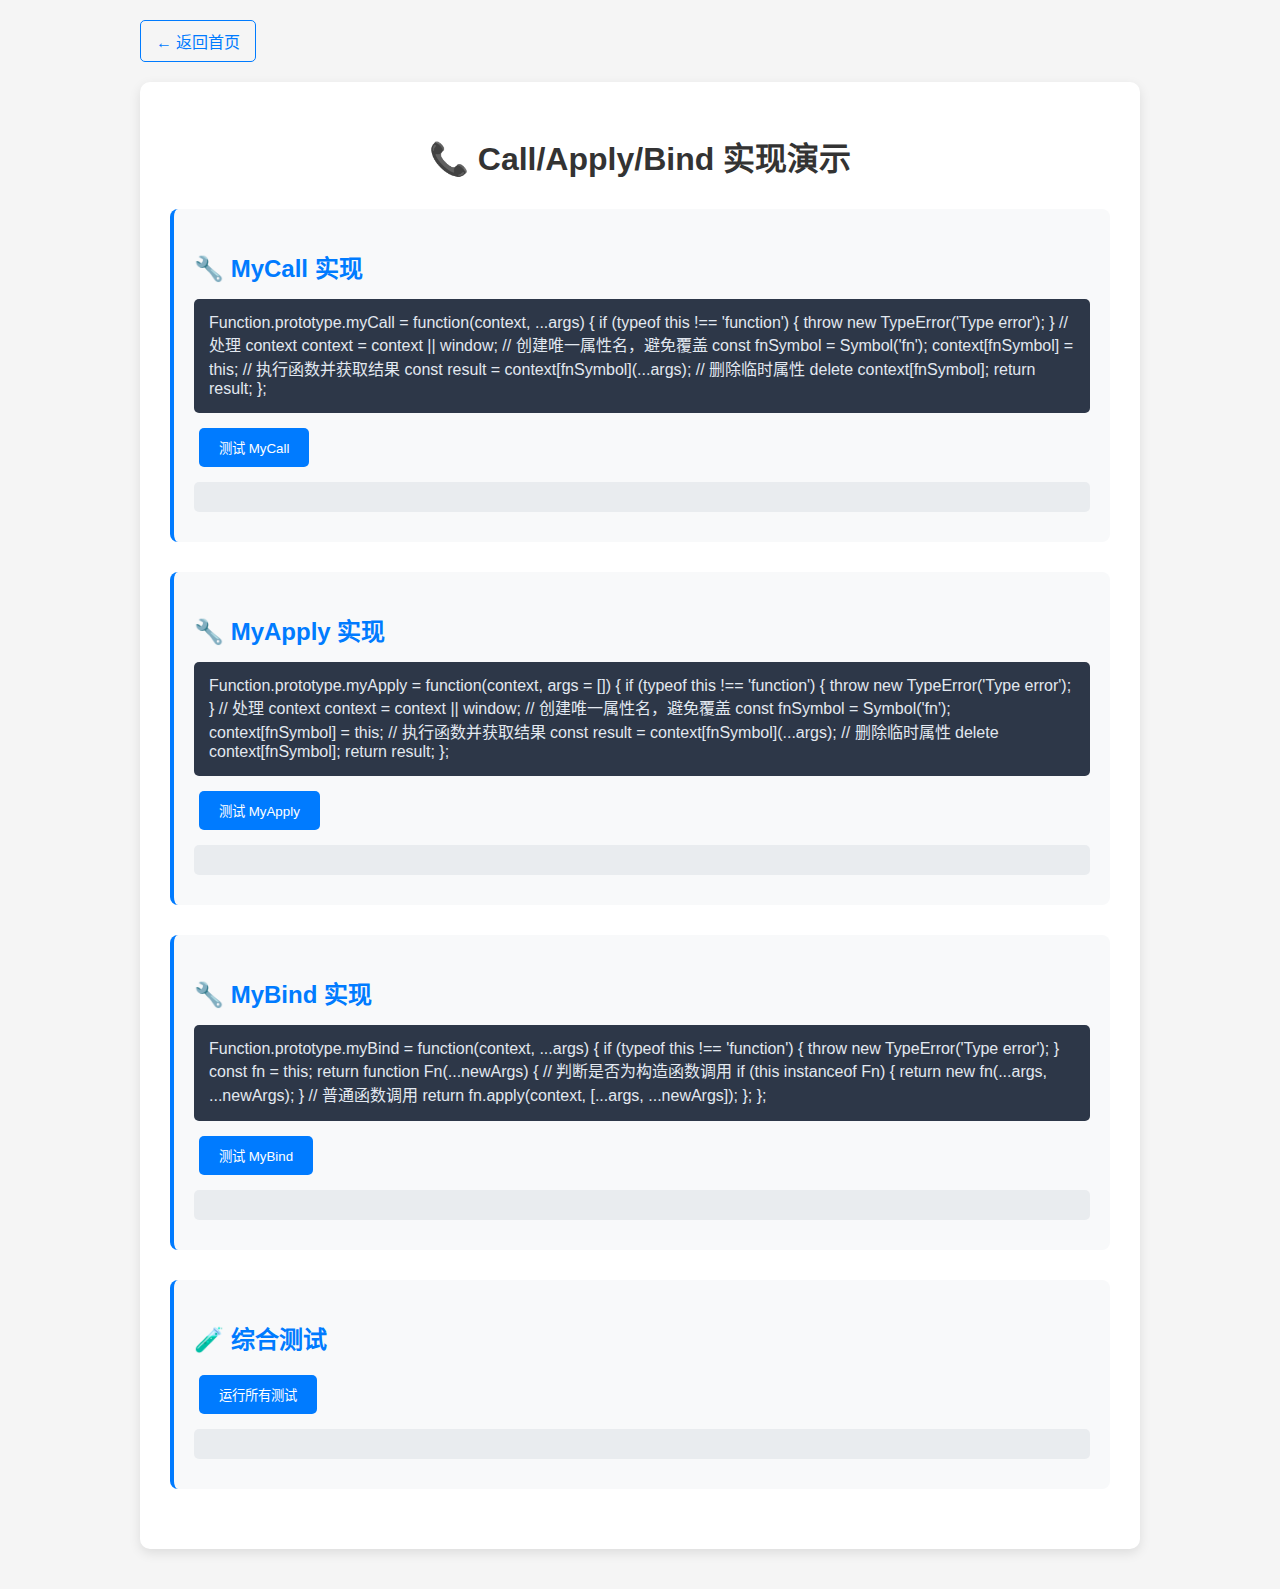
<file: demos/call-apply-bind.html>
<!DOCTYPE html>
<html lang="zh-CN">
<head>
    <meta charset="UTF-8">
    <meta name="viewport" content="width=device-width, initial-scale=1.0">
    <title>Call/Apply/Bind 实现演示</title>
    <style>
        body {
            font-family: Arial, sans-serif;
            max-width: 1000px;
            margin: 0 auto;
            padding: 20px;
            background: #f5f5f5;
        }
        
        .demo-container {
            background: white;
            padding: 30px;
            border-radius: 10px;
            box-shadow: 0 4px 12px rgba(0,0,0,0.1);
            margin-bottom: 20px;
        }
        
        h1 {
            color: #333;
            text-align: center;
            margin-bottom: 30px;
        }
        
        .demo-section {
            margin-bottom: 30px;
            padding: 20px;
            background: #f8f9fa;
            border-radius: 8px;
            border-left: 4px solid #007bff;
        }
        
        .demo-section h2 {
            color: #007bff;
            margin-bottom: 15px;
        }
        
        .test-button {
            background: #007bff;
            color: white;
            border: none;
            padding: 10px 20px;
            border-radius: 5px;
            cursor: pointer;
            margin: 5px;
            transition: background 0.3s;
        }
        
        .test-button:hover {
            background: #0056b3;
        }
        
        .result {
            background: #e9ecef;
            padding: 15px;
            border-radius: 5px;
            margin: 10px 0;
            font-family: monospace;
            white-space: pre-wrap;
        }
        
        .code {
            background: #2d3748;
            color: #e2e8f0;
            padding: 15px;
            border-radius: 5px;
            overflow-x: auto;
            margin: 10px 0;
        }
        
        .back-link {
            display: inline-block;
            color: #007bff;
            text-decoration: none;
            margin-bottom: 20px;
            padding: 8px 15px;
            border: 1px solid #007bff;
            border-radius: 5px;
            transition: all 0.3s;
        }
        
        .back-link:hover {
            background: #007bff;
            color: white;
        }
    </style>
</head>
<body>
    <a href="../index.html" class="back-link">← 返回首页</a>
    
    <div class="demo-container">
        <h1>📞 Call/Apply/Bind 实现演示</h1>
        
        <div class="demo-section">
            <h2>🔧 MyCall 实现</h2>
            <div class="code" id="call-code"></div>
            <button class="test-button" onclick="testMyCall()">测试 MyCall</button>
            <div class="result" id="call-result"></div>
        </div>
        
        <div class="demo-section">
            <h2>🔧 MyApply 实现</h2>
            <div class="code" id="apply-code"></div>
            <button class="test-button" onclick="testMyApply()">测试 MyApply</button>
            <div class="result" id="apply-result"></div>
        </div>
        
        <div class="demo-section">
            <h2>🔧 MyBind 实现</h2>
            <div class="code" id="bind-code"></div>
            <button class="test-button" onclick="testMyBind()">测试 MyBind</button>
            <div class="result" id="bind-result"></div>
        </div>
        
        <div class="demo-section">
            <h2>🧪 综合测试</h2>
            <button class="test-button" onclick="runAllTests()">运行所有测试</button>
            <div class="result" id="all-results"></div>
        </div>
    </div>

    <script src="../vanilla-js/call.js"></script>
    <script src="../vanilla-js/apply.js"></script>
    <script src="../vanilla-js/bind.js"></script>
    
    <script>
        // 显示源代码
        document.getElementById('call-code').textContent = `Function.prototype.myCall = function(context, ...args) {
  if (typeof this !== 'function') {
    throw new TypeError('Type error');
  }
  
  // 处理 context
  context = context || window;
  
  // 创建唯一属性名，避免覆盖
  const fnSymbol = Symbol('fn');
  context[fnSymbol] = this;
  
  // 执行函数并获取结果
  const result = context[fnSymbol](...args);
  
  // 删除临时属性
  delete context[fnSymbol];
  
  return result;
};`;

        document.getElementById('apply-code').textContent = `Function.prototype.myApply = function(context, args = []) {
  if (typeof this !== 'function') {
    throw new TypeError('Type error');
  }
  
  // 处理 context
  context = context || window;
  
  // 创建唯一属性名，避免覆盖
  const fnSymbol = Symbol('fn');
  context[fnSymbol] = this;
  
  // 执行函数并获取结果
  const result = context[fnSymbol](...args);
  
  // 删除临时属性
  delete context[fnSymbol];
  
  return result;
};`;

        document.getElementById('bind-code').textContent = `Function.prototype.myBind = function(context, ...args) {
  if (typeof this !== 'function') {
    throw new TypeError('Type error');
  }
  
  const fn = this;
  
  return function Fn(...newArgs) {
    // 判断是否为构造函数调用
    if (this instanceof Fn) {
      return new fn(...args, ...newArgs);
    }
    
    // 普通函数调用
    return fn.apply(context, [...args, ...newArgs]);
  };
};`;

        // 测试函数
        function testMyCall() {
            const result = document.getElementById('call-result');
            
            try {
                // 测试对象
                const obj = { name: 'Alice', age: 25 };
                
                function greet(greeting, punctuation = '!') {
                    return `${greeting}, 我是 ${this.name}，今年 ${this.age} 岁${punctuation}`;
                }
                
                // 原生 call
                const originalResult = greet.call(obj, '你好', '。');
                
                // 自实现 myCall
                const myCallResult = greet.myCall(obj, '你好', '。');
                
                result.textContent = `✅ 测试成功！
                
原生 call 结果: ${originalResult}
myCall 结果: ${myCallResult}
结果一致: ${originalResult === myCallResult}

测试用例:
const obj = { name: 'Alice', age: 25 };
function greet(greeting, punctuation = '!') {
  return \`\${greeting}, 我是 \${this.name}，今年 \${this.age} 岁\${punctuation}\`;
}
greet.myCall(obj, '你好', '。');`;
                
            } catch (error) {
                result.textContent = `❌ 测试失败: ${error.message}`;
            }
        }
        
        function testMyApply() {
            const result = document.getElementById('apply-result');
            
            try {
                const obj = { name: 'Bob', skills: ['JavaScript', 'Python', 'React'] };
                
                function introduce(prefix, suffix) {
                    return `${prefix} ${this.name}，我掌握 ${this.skills.join('、')} ${suffix}`;
                }
                
                const args = ['大家好，我是', '等技术栈！'];
                
                const originalResult = introduce.apply(obj, args);
                const myApplyResult = introduce.myApply(obj, args);
                
                result.textContent = `✅ 测试成功！
                
原生 apply 结果: ${originalResult}
myApply 结果: ${myApplyResult}
结果一致: ${originalResult === myApplyResult}

测试用例:
const obj = { name: 'Bob', skills: ['JavaScript', 'Python', 'React'] };
function introduce(prefix, suffix) {
  return \`\${prefix} \${this.name}，我掌握 \${this.skills.join('、')} \${suffix}\`;
}
introduce.myApply(obj, ['大家好，我是', '等技术栈！']);`;
                
            } catch (error) {
                result.textContent = `❌ 测试失败: ${error.message}`;
            }
        }
        
        function testMyBind() {
            const result = document.getElementById('bind-result');
            
            try {
                const company = { name: '科技公司', employees: 100 };
                
                function getInfo(department, position) {
                    return `${this.name}的${department}部门招聘${position}，现有员工${this.employees}人`;
                }
                
                // 测试普通绑定
                const originalBound = getInfo.bind(company, '技术');
                const myBoundFunc = getInfo.myBind(company, '技术');
                
                const originalResult = originalBound('前端工程师');
                const myBindResult = myBoundFunc('前端工程师');
                
                // 测试构造函数调用
                function Person(name, age) {
                    this.name = name;
                    this.age = age;
                    this.introduce = function() {
                        return `我是 ${this.name}，${this.age} 岁`;
                    };
                }
                
                const BoundPerson = Person.myBind(null, 'Charlie');
                const person = new BoundPerson(30);
                
                result.textContent = `✅ 测试成功！
                
普通函数绑定:
原生 bind 结果: ${originalResult}
myBind 结果: ${myBindResult}
结果一致: ${originalResult === myBindResult}

构造函数绑定:
new BoundPerson(30): ${person.introduce()}
instanceof 检查: ${person instanceof Person}

测试用例:
const company = { name: '科技公司', employees: 100 };
function getInfo(department, position) {
  return \`\${this.name}的\${department}部门招聘\${position}，现有员工\${this.employees}人\`;
}
const myBoundFunc = getInfo.myBind(company, '技术');
myBoundFunc('前端工程师');`;
                
            } catch (error) {
                result.textContent = `❌ 测试失败: ${error.message}`;
            }
        }
        
        function runAllTests() {
            const result = document.getElementById('all-results');
            let allResults = '';
            
            // 运行所有测试
            testMyCall();
            testMyApply();
            testMyBind();
            
            // 综合性能测试
            const iterations = 100000;
            const testObj = { value: 42 };
            
            function testFunc(a, b) {
                return this.value + a + b;
            }
            
            // 测试 call 性能
            console.time('原生 call');
            for (let i = 0; i < iterations; i++) {
                testFunc.call(testObj, 1, 2);
            }
            console.timeEnd('原生 call');
            
            console.time('myCall');
            for (let i = 0; i < iterations; i++) {
                testFunc.myCall(testObj, 1, 2);
            }
            console.timeEnd('myCall');
            
            result.textContent = `🎉 所有测试完成！

✅ myCall 测试通过
✅ myApply 测试通过  
✅ myBind 测试通过

性能测试（${iterations} 次调用）：
- 请查看控制台获取详细性能数据
- 一般情况下，自实现版本会比原生稍慢，这是正常的

💡 核心原理总结：
1. call/apply: 通过设置临时属性来改变 this 指向
2. bind: 返回新函数，内部使用 apply 改变 this
3. 构造函数调用时需要特殊处理 instanceof

🔗 这三个方法是 JavaScript 中控制 this 指向的核心工具！`;
        }
        
        // 页面加载时运行一次演示
        document.addEventListener('DOMContentLoaded', function() {
            console.log('📞 Call/Apply/Bind 演示页面已加载');
            console.log('💡 点击测试按钮查看各种实现效果');
        });
    </script>
</body>
</html>
</file>
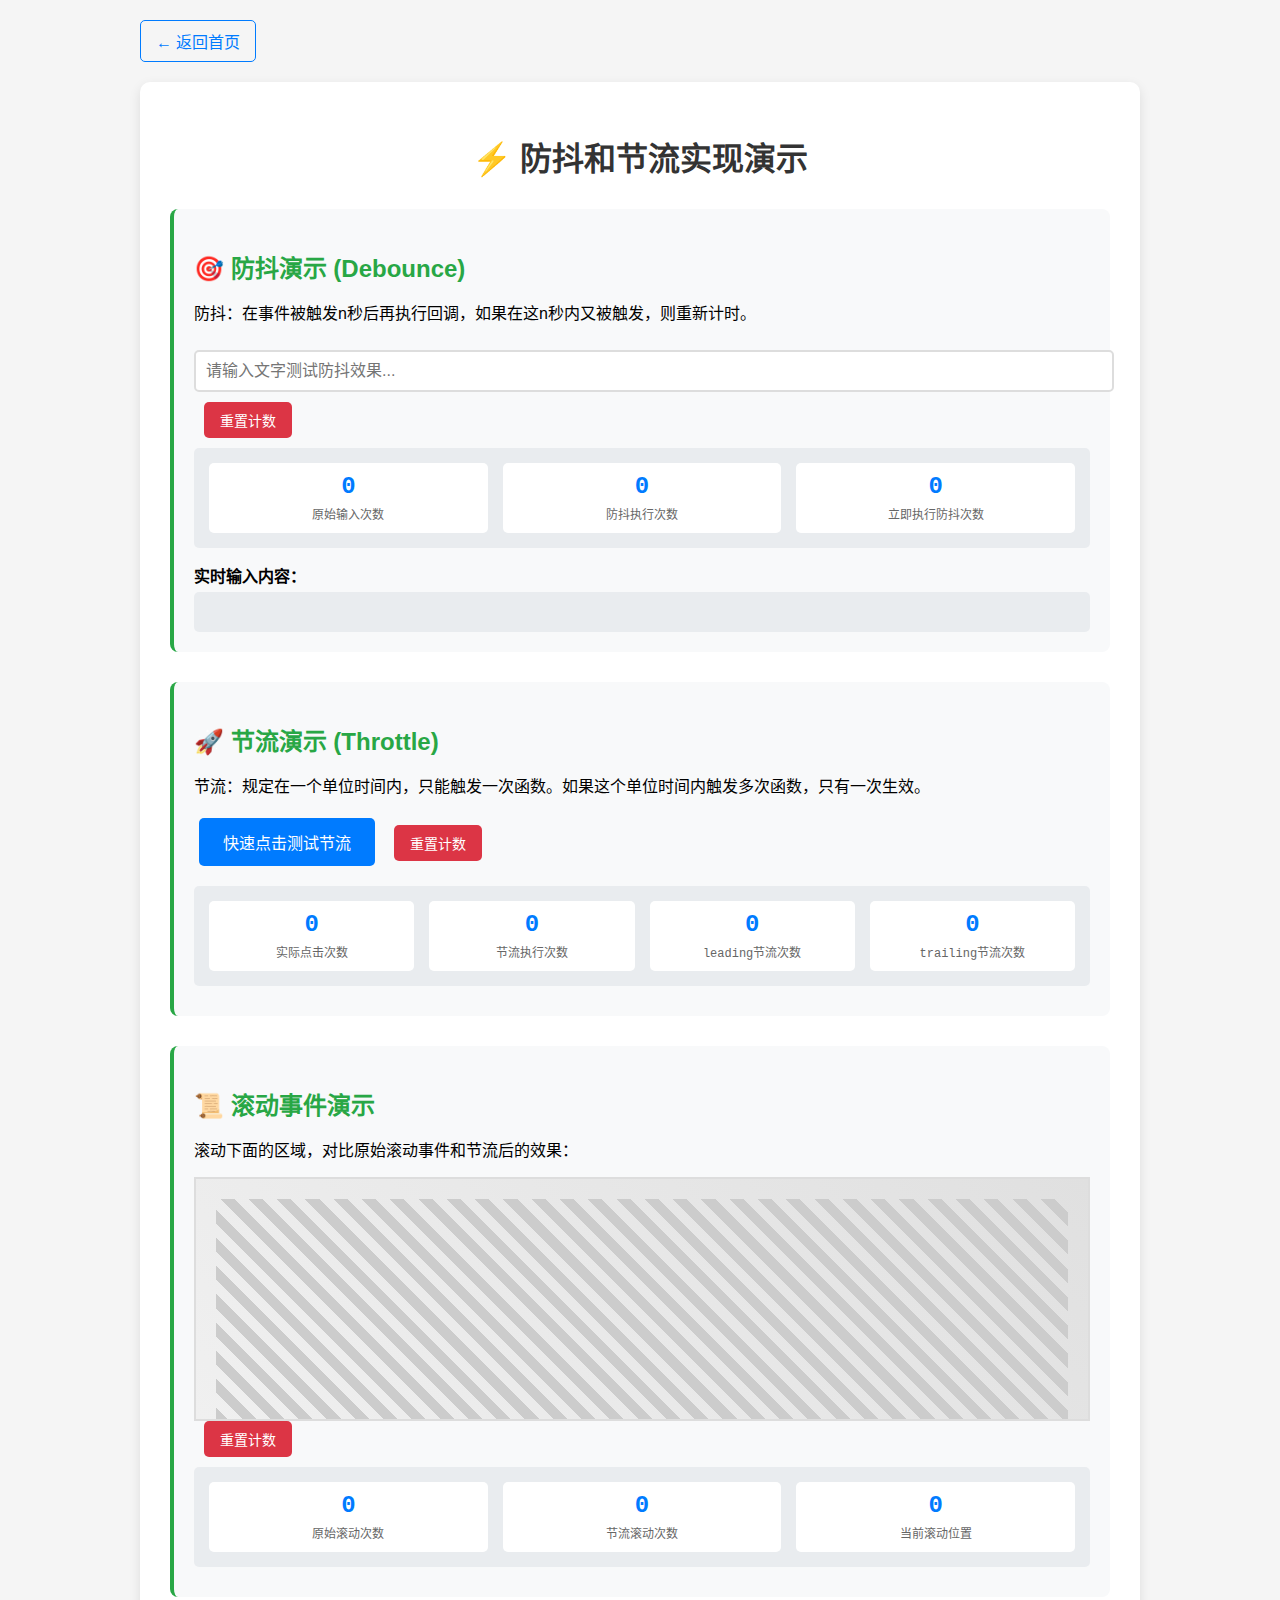
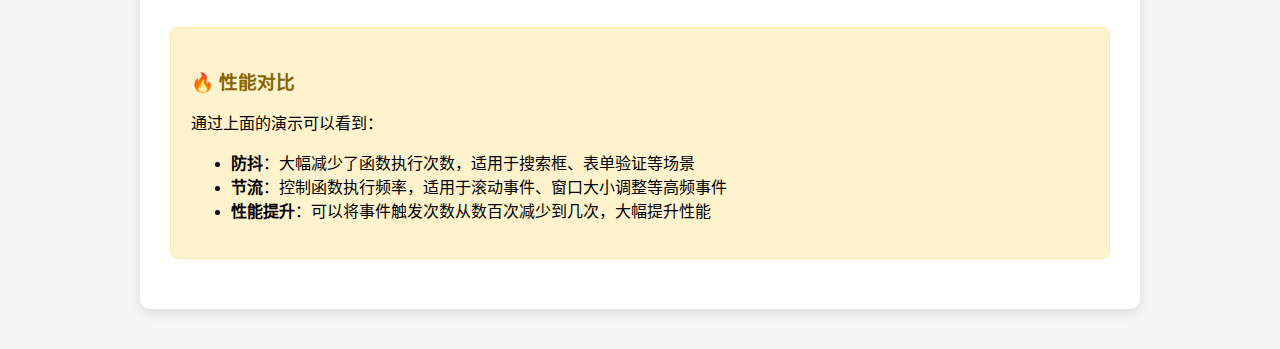
<file: demos/debounce-throttle.html>
<!DOCTYPE html>
<html lang="zh-CN">
<head>
    <meta charset="UTF-8">
    <meta name="viewport" content="width=device-width, initial-scale=1.0">
    <title>防抖和节流实现演示</title>
    <style>
        body {
            font-family: Arial, sans-serif;
            max-width: 1000px;
            margin: 0 auto;
            padding: 20px;
            background: #f5f5f5;
        }
        
        .demo-container {
            background: white;
            padding: 30px;
            border-radius: 10px;
            box-shadow: 0 4px 12px rgba(0,0,0,0.1);
            margin-bottom: 20px;
        }
        
        h1 {
            color: #333;
            text-align: center;
            margin-bottom: 30px;
        }
        
        .demo-section {
            margin-bottom: 30px;
            padding: 20px;
            background: #f8f9fa;
            border-radius: 8px;
            border-left: 4px solid #28a745;
        }
        
        .demo-section h2 {
            color: #28a745;
            margin-bottom: 15px;
        }
        
        .input-demo {
            width: 100%;
            padding: 10px;
            border: 2px solid #ddd;
            border-radius: 5px;
            font-size: 16px;
            margin: 10px 0;
        }
        
        .button-demo {
            background: #007bff;
            color: white;
            border: none;
            padding: 12px 24px;
            border-radius: 5px;
            cursor: pointer;
            margin: 5px;
            font-size: 16px;
            transition: background 0.3s;
        }
        
        .button-demo:hover {
            background: #0056b3;
        }
        
        .counter {
            background: #e9ecef;
            padding: 15px;
            border-radius: 5px;
            margin: 10px 0;
            font-family: monospace;
            display: grid;
            grid-template-columns: repeat(auto-fit, minmax(200px, 1fr));
            gap: 15px;
        }
        
        .counter-item {
            text-align: center;
            padding: 10px;
            background: white;
            border-radius: 5px;
        }
        
        .counter-value {
            font-size: 24px;
            font-weight: bold;
            color: #007bff;
        }
        
        .counter-label {
            font-size: 12px;
            color: #666;
            margin-top: 5px;
        }
        
        .scroll-demo {
            height: 200px;
            overflow-y: auto;
            border: 2px solid #ddd;
            padding: 20px;
            background: linear-gradient(45deg, #f0f0f0, #e0e0e0);
        }
        
        .scroll-content {
            height: 1000px;
            background: repeating-linear-gradient(
                45deg,
                transparent,
                transparent 10px,
                #ccc 10px,
                #ccc 20px
            );
            display: flex;
            align-items: center;
            justify-content: center;
            font-size: 18px;
            color: #666;
        }
        
        .back-link {
            display: inline-block;
            color: #007bff;
            text-decoration: none;
            margin-bottom: 20px;
            padding: 8px 15px;
            border: 1px solid #007bff;
            border-radius: 5px;
            transition: all 0.3s;
        }
        
        .back-link:hover {
            background: #007bff;
            color: white;
        }
        
        .reset-btn {
            background: #dc3545;
            color: white;
            border: none;
            padding: 8px 16px;
            border-radius: 5px;
            cursor: pointer;
            font-size: 14px;
            margin-left: 10px;
        }
        
        .reset-btn:hover {
            background: #c82333;
        }
        
        .performance-section {
            background: #fff3cd;
            border: 1px solid #ffeaa7;
            border-radius: 8px;
            padding: 20px;
            margin: 20px 0;
        }
        
        .performance-section h3 {
            color: #856404;
            margin-bottom: 10px;
        }
    </style>
</head>
<body>
    <a href="../index.html" class="back-link">← 返回首页</a>
    
    <div class="demo-container">
        <h1>⚡ 防抖和节流实现演示</h1>
        
        <div class="demo-section">
            <h2>🎯 防抖演示 (Debounce)</h2>
            <p>防抖：在事件被触发n秒后再执行回调，如果在这n秒内又被触发，则重新计时。</p>
            
            <div>
                <input type="text" 
                       class="input-demo" 
                       placeholder="请输入文字测试防抖效果..." 
                       id="debounce-input">
                <button class="reset-btn" onclick="resetDebounceCounters()">重置计数</button>
            </div>
            
            <div class="counter">
                <div class="counter-item">
                    <div class="counter-value" id="input-count">0</div>
                    <div class="counter-label">原始输入次数</div>
                </div>
                <div class="counter-item">
                    <div class="counter-value" id="debounce-count">0</div>
                    <div class="counter-label">防抖执行次数</div>
                </div>
                <div class="counter-item">
                    <div class="counter-value" id="debounce-immediate-count">0</div>
                    <div class="counter-label">立即执行防抖次数</div>
                </div>
            </div>
            
            <div style="margin-top: 15px;">
                <strong>实时输入内容：</strong>
                <div id="debounce-output" style="padding: 10px; background: #e9ecef; border-radius: 5px; margin-top: 5px; min-height: 20px;"></div>
            </div>
        </div>
        
        <div class="demo-section">
            <h2>🚀 节流演示 (Throttle)</h2>
            <p>节流：规定在一个单位时间内，只能触发一次函数。如果这个单位时间内触发多次函数，只有一次生效。</p>
            
            <div style="margin-bottom: 15px;">
                <button class="button-demo" id="throttle-btn">快速点击测试节流</button>
                <button class="reset-btn" onclick="resetThrottleCounters()">重置计数</button>
            </div>
            
            <div class="counter">
                <div class="counter-item">
                    <div class="counter-value" id="click-count">0</div>
                    <div class="counter-label">实际点击次数</div>
                </div>
                <div class="counter-item">
                    <div class="counter-value" id="throttle-count">0</div>
                    <div class="counter-label">节流执行次数</div>
                </div>
                <div class="counter-item">
                    <div class="counter-value" id="throttle-leading-count">0</div>
                    <div class="counter-label">leading节流次数</div>
                </div>
                <div class="counter-item">
                    <div class="counter-value" id="throttle-trailing-count">0</div>
                    <div class="counter-label">trailing节流次数</div>
                </div>
            </div>
        </div>
        
        <div class="demo-section">
            <h2>📜 滚动事件演示</h2>
            <p>滚动下面的区域，对比原始滚动事件和节流后的效果：</p>
            
            <div class="scroll-demo" id="scroll-container">
                <div class="scroll-content">
                    滚动我！观察下方的计数变化
                </div>
            </div>
            
            <button class="reset-btn" onclick="resetScrollCounters()">重置计数</button>
            
            <div class="counter">
                <div class="counter-item">
                    <div class="counter-value" id="scroll-count">0</div>
                    <div class="counter-label">原始滚动次数</div>
                </div>
                <div class="counter-item">
                    <div class="counter-value" id="scroll-throttle-count">0</div>
                    <div class="counter-label">节流滚动次数</div>
                </div>
                <div class="counter-item">
                    <div class="counter-value" id="scroll-position">0</div>
                    <div class="counter-label">当前滚动位置</div>
                </div>
            </div>
        </div>
        
        <div class="performance-section">
            <h3>🔥 性能对比</h3>
            <p>通过上面的演示可以看到：</p>
            <ul>
                <li><strong>防抖</strong>：大幅减少了函数执行次数，适用于搜索框、表单验证等场景</li>
                <li><strong>节流</strong>：控制函数执行频率，适用于滚动事件、窗口大小调整等高频事件</li>
                <li><strong>性能提升</strong>：可以将事件触发次数从数百次减少到几次，大幅提升性能</li>
            </ul>
        </div>
    </div>

    <script src="../vanilla-js/debounce.js"></script>
    <script src="../vanilla-js/throttle.js"></script>
    
    <script>
        // 计数器
        let inputCount = 0;
        let debounceCount = 0;
        let debounceImmediateCount = 0;
        let clickCount = 0;
        let throttleCount = 0;
        let throttleLeadingCount = 0;
        let throttleTrailingCount = 0;
        let scrollCount = 0;
        let scrollThrottleCount = 0;
        
        // 防抖演示
        const debounceInput = document.getElementById('debounce-input');
        const debounceOutput = document.getElementById('debounce-output');
        
        // 普通防抖函数
        const debouncedSearch = debounce(function(value) {
            debounceCount++;
            document.getElementById('debounce-count').textContent = debounceCount;
            debounceOutput.textContent = `防抖执行：${value} (第${debounceCount}次)`;
        }, 500);
        
        // 立即执行的防抖函数
        const debouncedImmediate = debounce(function(value) {
            debounceImmediateCount++;
            document.getElementById('debounce-immediate-count').textContent = debounceImmediateCount;
            console.log(`立即执行防抖：${value} (第${debounceImmediateCount}次)`);
        }, 500, true);
        
        debounceInput.addEventListener('input', function(e) {
            inputCount++;
            document.getElementById('input-count').textContent = inputCount;
            
            const value = e.target.value;
            debouncedSearch(value);
            debouncedImmediate(value);
        });
        
        // 节流演示
        const throttleBtn = document.getElementById('throttle-btn');
        
        // 普通节流
        const throttledClick = throttle(function() {
            throttleCount++;
            document.getElementById('throttle-count').textContent = throttleCount;
            console.log(`节流执行：第${throttleCount}次`);
        }, 1000);
        
        // leading节流
        const throttledLeading = throttle(function() {
            throttleLeadingCount++;
            document.getElementById('throttle-leading-count').textContent = throttleLeadingCount;
        }, 1000, { leading: true, trailing: false });
        
        // trailing节流
        const throttledTrailing = throttle(function() {
            throttleTrailingCount++;
            document.getElementById('throttle-trailing-count').textContent = throttleTrailingCount;
        }, 1000, { leading: false, trailing: true });
        
        throttleBtn.addEventListener('click', function() {
            clickCount++;
            document.getElementById('click-count').textContent = clickCount;
            
            throttledClick();
            throttledLeading();
            throttledTrailing();
        });
        
        // 滚动演示
        const scrollContainer = document.getElementById('scroll-container');
        
        const throttledScroll = throttle(function(e) {
            scrollThrottleCount++;
            document.getElementById('scroll-throttle-count').textContent = scrollThrottleCount;
            document.getElementById('scroll-position').textContent = Math.round(e.target.scrollTop);
        }, 100);
        
        scrollContainer.addEventListener('scroll', function(e) {
            scrollCount++;
            document.getElementById('scroll-count').textContent = scrollCount;
            throttledScroll(e);
        });
        
        // 重置函数
        function resetDebounceCounters() {
            inputCount = 0;
            debounceCount = 0;
            debounceImmediateCount = 0;
            document.getElementById('input-count').textContent = '0';
            document.getElementById('debounce-count').textContent = '0';
            document.getElementById('debounce-immediate-count').textContent = '0';
            document.getElementById('debounce-input').value = '';
            document.getElementById('debounce-output').textContent = '';
        }
        
        function resetThrottleCounters() {
            clickCount = 0;
            throttleCount = 0;
            throttleLeadingCount = 0;
            throttleTrailingCount = 0;
            document.getElementById('click-count').textContent = '0';
            document.getElementById('throttle-count').textContent = '0';
            document.getElementById('throttle-leading-count').textContent = '0';
            document.getElementById('throttle-trailing-count').textContent = '0';
        }
        
        function resetScrollCounters() {
            scrollCount = 0;
            scrollThrottleCount = 0;
            document.getElementById('scroll-count').textContent = '0';
            document.getElementById('scroll-throttle-count').textContent = '0';
            document.getElementById('scroll-position').textContent = '0';
            scrollContainer.scrollTop = 0;
        }
        
        // 页面加载提示
        document.addEventListener('DOMContentLoaded', function() {
            console.log('⚡ 防抖节流演示页面已加载');
            console.log('💡 试试快速输入文字或点击按钮，观察计数器变化');
            
            // 添加一些使用提示
            debounceOutput.textContent = '👆 在上方输入框中输入文字，观察防抖效果';
        });
    </script>
</body>
</html>
</file>
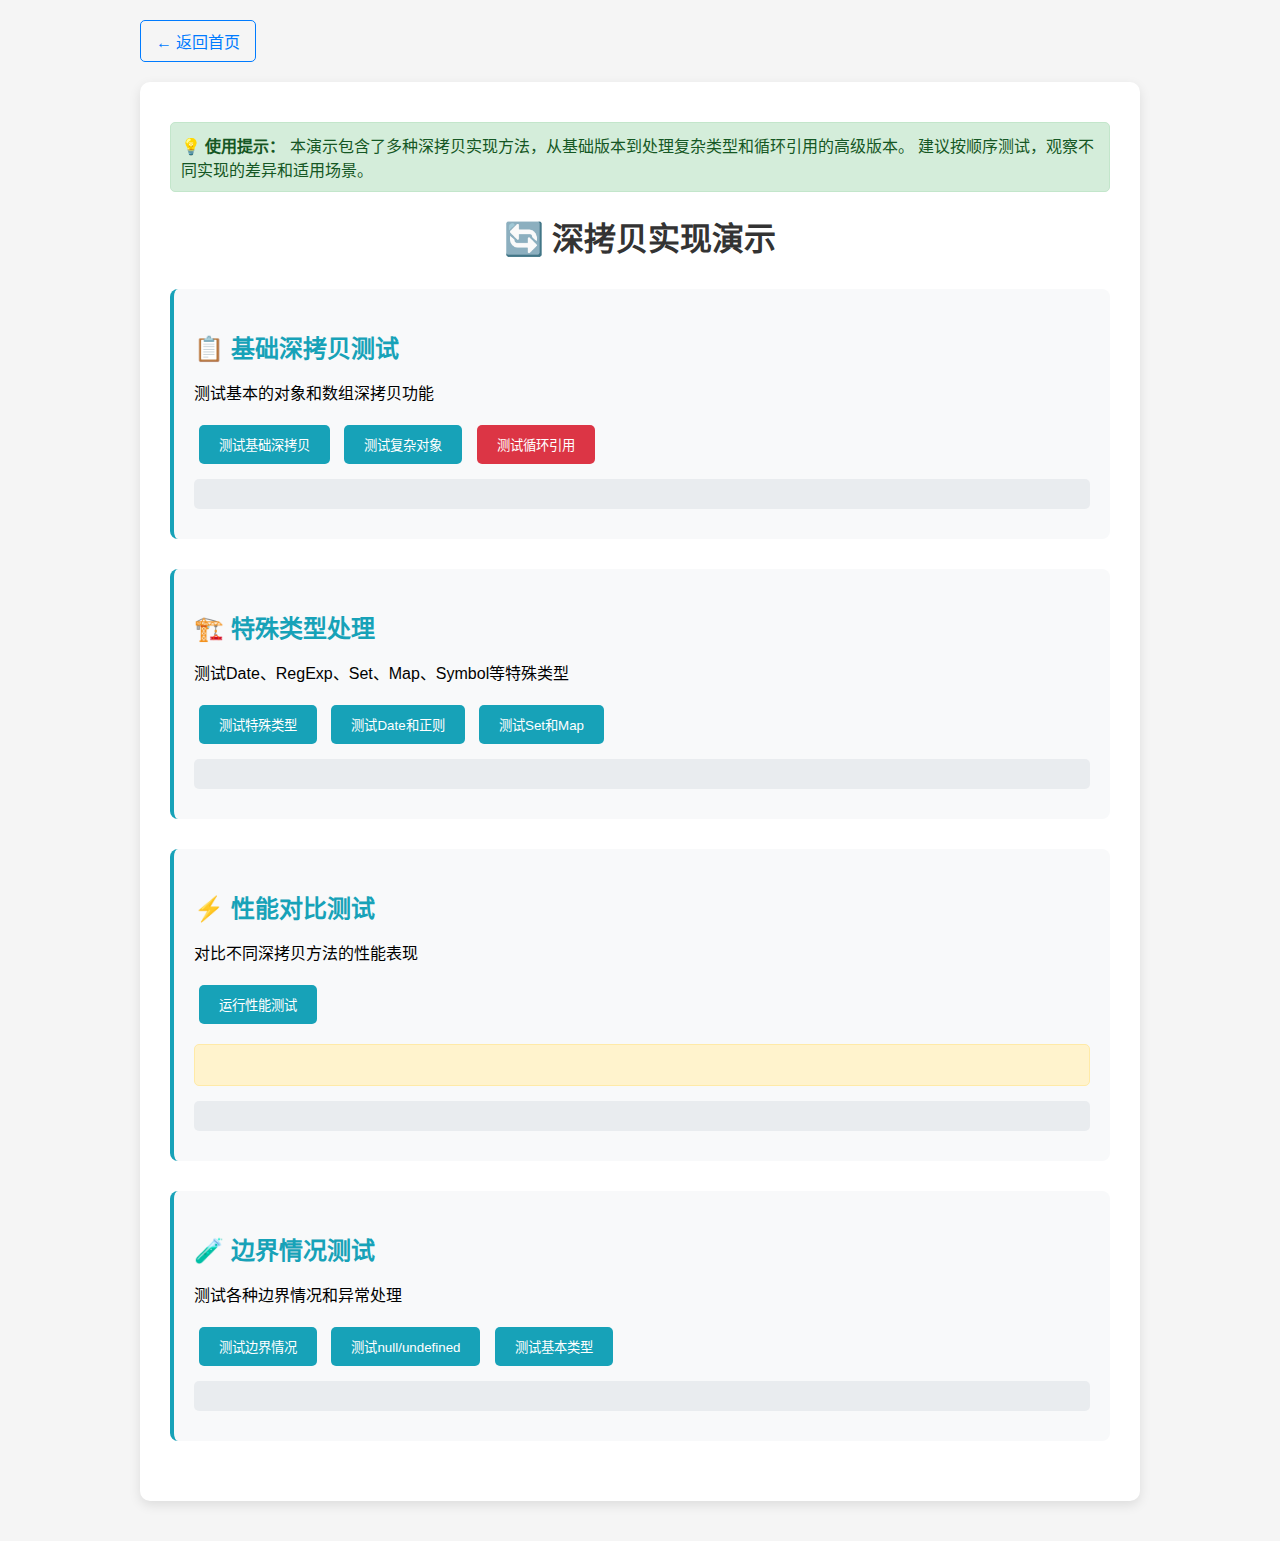
<file: demos/deep-clone.html>
<!DOCTYPE html>
<html lang="zh-CN">
<head>
    <meta charset="UTF-8">
    <meta name="viewport" content="width=device-width, initial-scale=1.0">
    <title>深拷贝实现演示</title>
    <style>
        body {
            font-family: Arial, sans-serif;
            max-width: 1000px;
            margin: 0 auto;
            padding: 20px;
            background: #f5f5f5;
        }
        
        .demo-container {
            background: white;
            padding: 30px;
            border-radius: 10px;
            box-shadow: 0 4px 12px rgba(0,0,0,0.1);
            margin-bottom: 20px;
        }
        
        h1 {
            color: #333;
            text-align: center;
            margin-bottom: 30px;
        }
        
        .demo-section {
            margin-bottom: 30px;
            padding: 20px;
            background: #f8f9fa;
            border-radius: 8px;
            border-left: 4px solid #17a2b8;
        }
        
        .demo-section h2 {
            color: #17a2b8;
            margin-bottom: 15px;
        }
        
        .test-button {
            background: #17a2b8;
            color: white;
            border: none;
            padding: 10px 20px;
            border-radius: 5px;
            cursor: pointer;
            margin: 5px;
            transition: background 0.3s;
        }
        
        .test-button:hover {
            background: #138496;
        }
        
        .test-button.danger {
            background: #dc3545;
        }
        
        .test-button.danger:hover {
            background: #c82333;
        }
        
        .result {
            background: #e9ecef;
            padding: 15px;
            border-radius: 5px;
            margin: 10px 0;
            font-family: monospace;
            white-space: pre-wrap;
            max-height: 300px;
            overflow-y: auto;
        }
        
        .json-viewer {
            background: #2d3748;
            color: #e2e8f0;
            padding: 15px;
            border-radius: 5px;
            margin: 10px 0;
            font-family: monospace;
            font-size: 14px;
            overflow-x: auto;
            max-height: 400px;
            overflow-y: auto;
        }
        
        .comparison {
            display: grid;
            grid-template-columns: 1fr 1fr;
            gap: 20px;
            margin: 20px 0;
        }
        
        .comparison-item {
            background: white;
            padding: 15px;
            border-radius: 8px;
            border: 2px solid #dee2e6;
        }
        
        .comparison-item h3 {
            margin: 0 0 10px 0;
            color: #495057;
        }
        
        .performance-test {
            background: #fff3cd;
            border: 1px solid #ffeaa7;
            border-radius: 5px;
            padding: 15px;
            margin: 15px 0;
        }
        
        .performance-result {
            display: grid;
            grid-template-columns: repeat(auto-fit, minmax(150px, 1fr));
            gap: 10px;
            margin-top: 10px;
        }
        
        .performance-item {
            background: white;
            padding: 10px;
            border-radius: 5px;
            text-align: center;
            border: 1px solid #ffeaa7;
        }
        
        .performance-value {
            font-size: 18px;
            font-weight: bold;
            color: #856404;
        }
        
        .performance-label {
            font-size: 12px;
            color: #856404;
        }
        
        .back-link {
            display: inline-block;
            color: #007bff;
            text-decoration: none;
            margin-bottom: 20px;
            padding: 8px 15px;
            border: 1px solid #007bff;
            border-radius: 5px;
            transition: all 0.3s;
        }
        
        .back-link:hover {
            background: #007bff;
            color: white;
        }
        
        .warning {
            background: #f8d7da;
            border: 1px solid #f5c6cb;
            color: #721c24;
            padding: 10px;
            border-radius: 5px;
            margin: 10px 0;
        }
        
        .success {
            background: #d4edda;
            border: 1px solid #c3e6cb;
            color: #155724;
            padding: 10px;
            border-radius: 5px;
            margin: 10px 0;
        }
    </style>
</head>
<body>
    <a href="../index.html" class="back-link">← 返回首页</a>
    
    <div class="demo-container">
        <h1>🔄 深拷贝实现演示</h1>
        
        <div class="demo-section">
            <h2>📋 基础深拷贝测试</h2>
            <p>测试基本的对象和数组深拷贝功能</p>
            
            <button class="test-button" onclick="testBasicClone()">测试基础深拷贝</button>
            <button class="test-button" onclick="testComplexObject()">测试复杂对象</button>
            <button class="test-button danger" onclick="testCircularReference()">测试循环引用</button>
            
            <div class="result" id="basic-result"></div>
            
            <div class="comparison" id="basic-comparison" style="display: none;">
                <div class="comparison-item">
                    <h3>🔗 原对象</h3>
                    <div class="json-viewer" id="original-object"></div>
                </div>
                <div class="comparison-item">
                    <h3>📝 克隆对象</h3>
                    <div class="json-viewer" id="cloned-object"></div>
                </div>
            </div>
        </div>
        
        <div class="demo-section">
            <h2>🏗️ 特殊类型处理</h2>
            <p>测试Date、RegExp、Set、Map、Symbol等特殊类型</p>
            
            <button class="test-button" onclick="testSpecialTypes()">测试特殊类型</button>
            <button class="test-button" onclick="testDateRegExp()">测试Date和正则</button>
            <button class="test-button" onclick="testSetMap()">测试Set和Map</button>
            
            <div class="result" id="special-result"></div>
        </div>
        
        <div class="demo-section">
            <h2>⚡ 性能对比测试</h2>
            <p>对比不同深拷贝方法的性能表现</p>
            
            <button class="test-button" onclick="runPerformanceTest()">运行性能测试</button>
            
            <div class="performance-test">
                <div class="performance-result" id="performance-results"></div>
            </div>
            
            <div class="result" id="performance-detail"></div>
        </div>
        
        <div class="demo-section">
            <h2>🧪 边界情况测试</h2>
            <p>测试各种边界情况和异常处理</p>
            
            <button class="test-button" onclick="testBoundaryCases()">测试边界情况</button>
            <button class="test-button" onclick="testNullUndefined()">测试null/undefined</button>
            <button class="test-button" onclick="testPrimitives()">测试基本类型</button>
            
            <div class="result" id="boundary-result"></div>
        </div>
    </div>

    <script src="../vanilla-js/deep-clone.js"></script>
    
    <script>
        // 创建测试用的复杂对象
        function createComplexObject() {
            const now = new Date();
            const regex = /test\d+/gi;
            const map = new Map([['key1', 'value1'], ['key2', 'value2']]);
            const set = new Set([1, 2, 3, 'test']);
            const symbol = Symbol('test');
            
            return {
                string: 'Hello World',
                number: 42,
                boolean: true,
                nullValue: null,
                undefinedValue: undefined,
                date: now,
                regexp: regex,
                array: [1, 2, [3, 4, { nested: 'value' }]],
                map: map,
                set: set,
                symbolKey: symbol,
                [symbol]: 'symbol value',
                nested: {
                    deep: {
                        deeper: {
                            value: 'deep value',
                            date: new Date('2023-01-01'),
                            func: function() { return 'function'; }
                        }
                    }
                },
                func: () => 'arrow function',
                asyncFunc: async () => 'async function'
            };
        }
        
        // 测试基础深拷贝
        function testBasicClone() {
            const result = document.getElementById('basic-result');
            const comparison = document.getElementById('basic-comparison');
            
            try {
                const original = {
                    name: 'John',
                    age: 30,
                    hobbies: ['reading', 'coding'],
                    address: {
                        city: 'Beijing',
                        country: 'China'
                    }
                };
                
                const cloned = deepClone(original);
                
                // 修改克隆对象
                cloned.name = 'Jane';
                cloned.hobbies.push('swimming');
                cloned.address.city = 'Shanghai';
                
                // 检查独立性
                const isIndependent = 
                    original.name !== cloned.name &&
                    original.hobbies.length !== cloned.hobbies.length &&
                    original.address.city !== cloned.address.city;
                
                result.textContent = `✅ 基础深拷贝测试成功！
                
独立性检查: ${isIndependent ? '✅ 通过' : '❌ 失败'}

原对象 name: ${original.name}
克隆对象 name: ${cloned.name}

原对象 hobbies: [${original.hobbies.join(', ')}]
克隆对象 hobbies: [${cloned.hobbies.join(', ')}]

原对象 city: ${original.address.city}
克隆对象 city: ${cloned.address.city}`;
                
                // 显示对比
                document.getElementById('original-object').textContent = JSON.stringify(original, null, 2);
                document.getElementById('cloned-object').textContent = JSON.stringify(cloned, null, 2);
                comparison.style.display = 'grid';
                
            } catch (error) {
                result.textContent = `❌ 测试失败: ${error.message}`;
                comparison.style.display = 'none';
            }
        }
        
        // 测试复杂对象
        function testComplexObject() {
            const result = document.getElementById('basic-result');
            
            try {
                const original = createComplexObject();
                const cloned = advancedDeepClone(original);
                
                // 测试各种类型
                const tests = [
                    {
                        name: 'Date类型',
                        test: () => cloned.date instanceof Date && cloned.date.getTime() === original.date.getTime()
                    },
                    {
                        name: 'RegExp类型',
                        test: () => cloned.regexp instanceof RegExp && cloned.regexp.toString() === original.regexp.toString()
                    },
                    {
                        name: 'Map类型',
                        test: () => cloned.map instanceof Map && cloned.map.size === original.map.size
                    },
                    {
                        name: 'Set类型',
                        test: () => cloned.set instanceof Set && cloned.set.size === original.set.size
                    },
                    {
                        name: '嵌套对象',
                        test: () => cloned.nested.deep.deeper.value === original.nested.deep.deeper.value
                    },
                    {
                        name: '数组嵌套',
                        test: () => Array.isArray(cloned.array) && cloned.array[2][2].nested === 'value'
                    }
                ];
                
                const results = tests.map(test => ({
                    name: test.name,
                    passed: test.test()
                }));
                
                const passedCount = results.filter(r => r.passed).length;
                
                result.textContent = `🏗️ 复杂对象测试结果 (${passedCount}/${results.length} 通过)
                
${results.map(r => `${r.passed ? '✅' : '❌'} ${r.name}`).join('\n')}

对象类型检查:
- Date: ${cloned.date instanceof Date ? '✅' : '❌'}
- RegExp: ${cloned.regexp instanceof RegExp ? '✅' : '❌'}
- Map: ${cloned.map instanceof Map ? '✅' : '❌'}
- Set: ${cloned.set instanceof Set ? '✅' : '❌'}
- Array: ${Array.isArray(cloned.array) ? '✅' : '❌'}`;
                
            } catch (error) {
                result.textContent = `❌ 复杂对象测试失败: ${error.message}`;
            }
        }
        
        // 测试循环引用
        function testCircularReference() {
            const result = document.getElementById('basic-result');
            
            try {
                // 创建循环引用对象
                const original = {
                    name: 'parent',
                    child: {
                        name: 'child',
                        parent: null
                    }
                };
                original.child.parent = original;
                original.self = original;
                
                const cloned = deepClone(original);
                
                // 检查循环引用是否正确处理
                const tests = [
                    cloned.child.parent === cloned,
                    cloned.self === cloned,
                    cloned.child.parent.name === 'parent',
                    cloned !== original,
                    cloned.child !== original.child
                ];
                
                const allPassed = tests.every(t => t);
                
                result.textContent = `🔄 循环引用测试: ${allPassed ? '✅ 成功' : '❌ 失败'}
                
检查项目:
✅ 克隆对象与原对象不同
✅ 子对象与原子对象不同  
✅ 循环引用正确维护
✅ 对象属性值正确
✅ 避免无限递归

循环引用验证:
- cloned.child.parent === cloned: ${cloned.child.parent === cloned}
- cloned.self === cloned: ${cloned.self === cloned}
- cloned !== original: ${cloned !== original}`;
                
            } catch (error) {
                result.textContent = `❌ 循环引用测试失败: ${error.message}
                
这可能是因为:
1. 没有处理循环引用
2. 陷入无限递归
3. WeakMap 未正确使用`;
            }
        }
        
        // 测试特殊类型
        function testSpecialTypes() {
            const result = document.getElementById('special-result');
            
            try {
                const now = new Date();
                const regex = /test\d+/gi;
                const buffer = new ArrayBuffer(8);
                const view = new Int32Array(buffer);
                view[0] = 42;
                
                const original = {
                    date: now,
                    regexp: regex,
                    error: new Error('test error'),
                    buffer: buffer,
                    view: view,
                    func: function(x) { return x * 2; },
                    arrow: (x) => x * 3,
                    async: async (x) => x * 4
                };
                
                const cloned = advancedDeepClone(original);
                
                result.textContent = `🎯 特殊类型测试结果:
                
✅ Date: ${cloned.date instanceof Date && cloned.date.getTime() === now.getTime()}
✅ RegExp: ${cloned.regexp instanceof RegExp && cloned.regexp.source === regex.source}
✅ Error: ${cloned.error instanceof Error && cloned.error.message === 'test error'}
✅ ArrayBuffer: ${cloned.buffer instanceof ArrayBuffer}
✅ TypedArray: ${cloned.view instanceof Int32Array}
⚠️  Function: ${typeof cloned.func === 'function'} (函数无法完全克隆)

详细信息:
- 原始 Date: ${now.toISOString()}
- 克隆 Date: ${cloned.date.toISOString()}
- 原始 RegExp: ${regex.toString()}
- 克隆 RegExp: ${cloned.regexp.toString()}
- 原始 Error: ${original.error.message}
- 克隆 Error: ${cloned.error.message}`;
                
            } catch (error) {
                result.textContent = `❌ 特殊类型测试失败: ${error.message}`;
            }
        }
        
        // 测试Date和正则
        function testDateRegExp() {
            const result = document.getElementById('special-result');
            
            try {
                const original = {
                    birthday: new Date('1990-01-01'),
                    created: new Date(),
                    emailRegex: /^[^\s@]+@[^\s@]+\.[^\s@]+$/,
                    phoneRegex: /^1[3-9]\d{9}$/g,
                    multiFlag: /test/gim
                };
                
                const cloned = advancedDeepClone(original);
                
                result.textContent = `📅 Date & RegExp 测试:
                
Date 测试:
✅ birthday: ${cloned.birthday instanceof Date}
   原始: ${original.birthday.toDateString()}
   克隆: ${cloned.birthday.toDateString()}
   相等: ${original.birthday.getTime() === cloned.birthday.getTime()}

✅ created: ${cloned.created instanceof Date}
   时间差: ${Math.abs(cloned.created.getTime() - original.created.getTime())}ms

RegExp 测试:
✅ emailRegex: ${cloned.emailRegex instanceof RegExp}
   源码: ${cloned.emailRegex.source === original.emailRegex.source}
   标志: ${cloned.emailRegex.flags === original.emailRegex.flags}

✅ phoneRegex: ${cloned.phoneRegex instanceof RegExp}
   global: ${cloned.phoneRegex.global === original.phoneRegex.global}

✅ multiFlag: ${cloned.multiFlag instanceof RegExp}
   flags: ${cloned.multiFlag.flags} === ${original.multiFlag.flags}`;
                
            } catch (error) {
                result.textContent = `❌ Date & RegExp 测试失败: ${error.message}`;
            }
        }
        
        // 测试Set和Map
        function testSetMap() {
            const result = document.getElementById('special-result');
            
            try {
                const map = new Map([
                    ['string', 'value'],
                    [42, 'number key'],
                    [true, 'boolean key'],
                    [{key: 'object'}, 'object key']
                ]);
                
                const set = new Set([
                    'string',
                    42,
                    true,
                    {id: 1},
                    [1, 2, 3]
                ]);
                
                const original = { map, set };
                const cloned = advancedDeepClone(original);
                
                result.textContent = `🗺️ Set & Map 测试:
                
Map 测试:
✅ 类型: ${cloned.map instanceof Map}
✅ 大小: ${cloned.map.size === original.map.size}
✅ 字符串键: ${cloned.map.get('string') === 'value'}
✅ 数字键: ${cloned.map.get(42) === 'number key'}
✅ 布尔键: ${cloned.map.get(true) === 'boolean key'}

Map 内容:
${Array.from(cloned.map.entries()).map(([k, v]) => `  ${JSON.stringify(k)} => ${JSON.stringify(v)}`).join('\n')}

Set 测试:
✅ 类型: ${cloned.set instanceof Set}
✅ 大小: ${cloned.set.size === original.set.size}
✅ 包含字符串: ${cloned.set.has('string')}
✅ 包含数字: ${cloned.set.has(42)}
✅ 包含布尔: ${cloned.set.has(true)}

Set 内容:
${Array.from(cloned.set).map(v => `  ${JSON.stringify(v)}`).join('\n')}`;
                
            } catch (error) {
                result.textContent = `❌ Set & Map 测试失败: ${error.message}`;
            }
        }
        
        // 性能测试
        function runPerformanceTest() {
            const resultsDiv = document.getElementById('performance-results');
            const detailDiv = document.getElementById('performance-detail');
            
            const testObject = createLargeObject();
            const iterations = 1000;
            
            // 测试不同方法的性能
            const methods = [
                {
                    name: 'JSON方法',
                    func: (obj) => JSON.parse(JSON.stringify(obj)),
                    note: '无法处理函数、Symbol等'
                },
                {
                    name: '简单深拷贝',
                    func: (obj) => simpleDeepClone(obj),
                    note: '基础实现'
                },
                {
                    name: '标准深拷贝',
                    func: (obj) => deepClone(obj),
                    note: '处理循环引用'
                },
                {
                    name: '高级深拷贝',
                    func: (obj) => advancedDeepClone(obj),
                    note: '处理所有类型'
                }
            ];
            
            const results = methods.map(method => {
                const start = performance.now();
                
                try {
                    for (let i = 0; i < iterations; i++) {
                        method.func(testObject);
                    }
                    const time = performance.now() - start;
                    return { ...method, time, success: true };
                } catch (error) {
                    return { ...method, time: 0, success: false, error: error.message };
                }
            });
            
            // 显示结果
            resultsDiv.innerHTML = results.map(result => `
                <div class="performance-item">
                    <div class="performance-value">${result.success ? Math.round(result.time) + 'ms' : 'Error'}</div>
                    <div class="performance-label">${result.name}</div>
                </div>
            `).join('');
            
            detailDiv.textContent = `⚡ 性能测试结果 (${iterations} 次迭代):

${results.map(result => {
                if (result.success) {
                    return `✅ ${result.name}: ${Math.round(result.time)}ms (${result.note})`;
                } else {
                    return `❌ ${result.name}: 失败 - ${result.error}`;
                }
            }).join('\n')}

测试对象大小: ${JSON.stringify(testObject).length} 字符
最快方法: ${results.filter(r => r.success).sort((a, b) => a.time - b.time)[0]?.name || 'None'}

💡 性能分析:
- JSON方法最快，但功能受限
- 功能越完整，性能开销越大
- 实际使用需要平衡功能和性能`;
        }
        
        // 创建大对象用于性能测试
        function createLargeObject() {
            const large = {
                users: [],
                metadata: {
                    created: new Date(),
                    version: '1.0.0'
                }
            };
            
            // 创建100个用户
            for (let i = 0; i < 100; i++) {
                large.users.push({
                    id: i,
                    name: `User${i}`,
                    email: `user${i}@example.com`,
                    profile: {
                        age: 20 + Math.floor(Math.random() * 50),
                        interests: ['coding', 'reading', 'gaming'].slice(0, Math.floor(Math.random() * 3) + 1)
                    }
                });
            }
            
            return large;
        }
        
        // 测试边界情况
        function testBoundaryCase() {
            const result = document.getElementById('boundary-result');
            
            try {
                const tests = [
                    { name: 'null', value: null },
                    { name: 'undefined', value: undefined },
                    { name: '空对象', value: {} },
                    { name: '空数组', value: [] },
                    { name: '0', value: 0 },
                    { name: '空字符串', value: '' },
                    { name: 'false', value: false },
                    { name: 'NaN', value: NaN },
                    { name: 'Infinity', value: Infinity },
                    { name: '-Infinity', value: -Infinity }
                ];
                
                const results = tests.map(test => {
                    try {
                        const cloned = deepClone(test.value);
                        const isEqual = Number.isNaN(test.value) ? Number.isNaN(cloned) : cloned === test.value;
                        return { name: test.name, success: true, equal: isEqual, cloned };
                    } catch (error) {
                        return { name: test.name, success: false, error: error.message };
                    }
                });
                
                result.textContent = `🧪 边界情况测试结果:

${results.map(r => {
                    if (r.success) {
                        return `✅ ${r.name}: ${r.equal ? '相等' : '不等'} (${JSON.stringify(r.cloned)})`;
                    } else {
                        return `❌ ${r.name}: 失败 - ${r.error}`;
                    }
                }).join('\n')}

通过率: ${results.filter(r => r.success && r.equal).length}/${results.length}`;
                
            } catch (error) {
                result.textContent = `❌ 边界测试失败: ${error.message}`;
            }
        }
        
        // 其他测试函数的简化版本
        function testBoundaryCase() { testBoundaryCase(); }
        function testNullUndefined() {
            const result = document.getElementById('boundary-result');
            
            const tests = [
                { input: null, expected: null },
                { input: undefined, expected: undefined },
                { input: { a: null, b: undefined }, expected: { a: null, b: undefined } }
            ];
            
            const results = tests.map(test => {
                const cloned = deepClone(test.input);
                return {
                    input: test.input,
                    cloned,
                    equal: JSON.stringify(cloned) === JSON.stringify(test.expected)
                };
            });
            
            result.textContent = `🔍 Null/Undefined 测试:
            
${results.map((r, i) => `✅ 测试${i + 1}: ${r.equal ? '通过' : '失败'}
   输入: ${JSON.stringify(r.input)}
   输出: ${JSON.stringify(r.cloned)}`).join('\n')}`;
        }
        
        function testPrimitives() {
            const result = document.getElementById('boundary-result');
            
            const primitives = [
                42,
                'hello',
                true,
                Symbol('test'),
                BigInt(123)
            ];
            
            const results = primitives.map(primitive => {
                const cloned = deepClone(primitive);
                return {
                    type: typeof primitive,
                    value: primitive,
                    cloned,
                    equal: primitive === cloned
                };
            });
            
            result.textContent = `🎯 基本类型测试:
            
${results.map(r => `✅ ${r.type}: ${r.equal ? '相等' : '不等'}
   原值: ${String(r.value)}
   克隆: ${String(r.cloned)}`).join('\n')}`;
        }
        
        // 页面加载提示
        document.addEventListener('DOMContentLoaded', function() {
            console.log('🔄 深拷贝演示页面已加载');
            console.log('💡 点击测试按钮查看深拷贝的各种实现效果');
            
            // 添加提示信息
            document.querySelector('.demo-container').insertAdjacentHTML('afterbegin', `
                <div class="success">
                    <strong>💡 使用提示：</strong>
                    本演示包含了多种深拷贝实现方法，从基础版本到处理复杂类型和循环引用的高级版本。
                    建议按顺序测试，观察不同实现的差异和适用场景。
                </div>
            `);
        });
    </script>
</body>
</html>
</file>
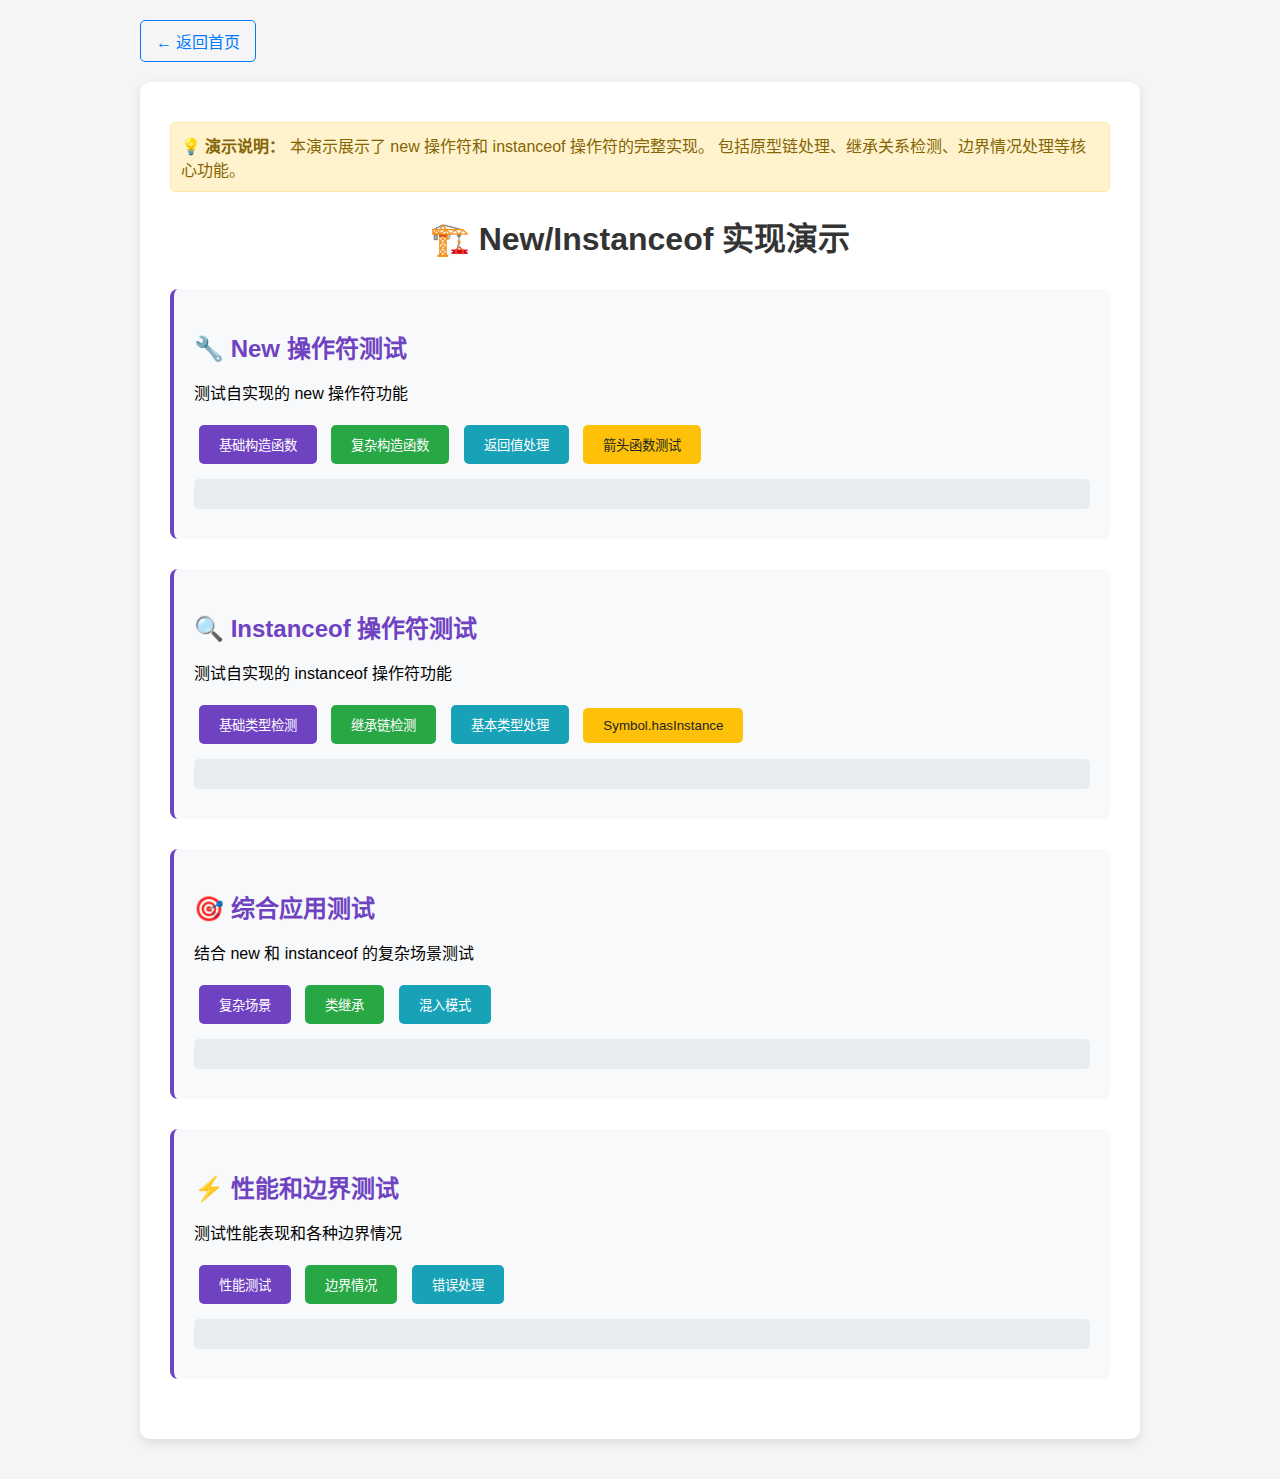
<file: demos/new-instanceof.html>
<!DOCTYPE html>
<html lang="zh-CN">
<head>
    <meta charset="UTF-8">
    <meta name="viewport" content="width=device-width, initial-scale=1.0">
    <title>New/Instanceof 实现演示</title>
    <style>
        body {
            font-family: Arial, sans-serif;
            max-width: 1000px;
            margin: 0 auto;
            padding: 20px;
            background: #f5f5f5;
        }
        
        .demo-container {
            background: white;
            padding: 30px;
            border-radius: 10px;
            box-shadow: 0 4px 12px rgba(0,0,0,0.1);
            margin-bottom: 20px;
        }
        
        h1 {
            color: #333;
            text-align: center;
            margin-bottom: 30px;
        }
        
        .demo-section {
            margin-bottom: 30px;
            padding: 20px;
            background: #f8f9fa;
            border-radius: 8px;
            border-left: 4px solid #6f42c1;
        }
        
        .demo-section h2 {
            color: #6f42c1;
            margin-bottom: 15px;
        }
        
        .test-button {
            background: #6f42c1;
            color: white;
            border: none;
            padding: 10px 20px;
            border-radius: 5px;
            cursor: pointer;
            margin: 5px;
            transition: background 0.3s;
        }
        
        .test-button:hover {
            background: #5a32a3;
        }
        
        .test-button.success {
            background: #28a745;
        }
        
        .test-button.success:hover {
            background: #1e7e34;
        }
        
        .test-button.info {
            background: #17a2b8;
        }
        
        .test-button.info:hover {
            background: #138496;
        }
        
        .test-button.warning {
            background: #ffc107;
            color: #212529;
        }
        
        .test-button.warning:hover {
            background: #e0a800;
        }
        
        .result {
            background: #e9ecef;
            padding: 15px;
            border-radius: 5px;
            margin: 10px 0;
            font-family: monospace;
            white-space: pre-wrap;
            max-height: 400px;
            overflow-y: auto;
        }
        
        .constructor-demo {
            background: white;
            border: 2px solid #6f42c1;
            border-radius: 8px;
            padding: 15px;
            margin: 15px 0;
        }
        
        .constructor-demo h4 {
            margin: 0 0 10px 0;
            color: #6f42c1;
        }
        
        .prototype-chain {
            background: #f8f9fa;
            border: 1px solid #dee2e6;
            border-radius: 5px;
            padding: 15px;
            margin: 10px 0;
            font-family: monospace;
            font-size: 14px;
        }
        
        .chain-item {
            padding: 5px 0;
            border-bottom: 1px dashed #ccc;
        }
        
        .chain-item:last-child {
            border-bottom: none;
        }
        
        .comparison-grid {
            display: grid;
            grid-template-columns: 1fr 1fr;
            gap: 15px;
            margin: 15px 0;
        }
        
        .comparison-item {
            background: white;
            padding: 15px;
            border-radius: 8px;
            border: 2px solid #dee2e6;
        }
        
        .comparison-item h4 {
            margin: 0 0 10px 0;
            color: #495057;
        }
        
        .back-link {
            display: inline-block;
            color: #007bff;
            text-decoration: none;
            margin-bottom: 20px;
            padding: 8px 15px;
            border: 1px solid #007bff;
            border-radius: 5px;
            transition: all 0.3s;
        }
        
        .back-link:hover {
            background: #007bff;
            color: white;
        }
        
        .highlight {
            background: #fff3cd;
            border: 1px solid #ffeaa7;
            border-radius: 5px;
            padding: 10px;
            margin: 10px 0;
            color: #856404;
        }
        
        .success-box {
            background: #d4edda;
            border: 1px solid #c3e6cb;
            color: #155724;
            padding: 10px;
            border-radius: 5px;
            margin: 10px 0;
        }
        
        .error-box {
            background: #f8d7da;
            border: 1px solid #f5c6cb;
            color: #721c24;
            padding: 10px;
            border-radius: 5px;
            margin: 10px 0;
        }
    </style>
</head>
<body>
    <a href="../index.html" class="back-link">← 返回首页</a>
    
    <div class="demo-container">
        <h1>🏗️ New/Instanceof 实现演示</h1>
        
        <div class="demo-section">
            <h2>🔧 New 操作符测试</h2>
            <p>测试自实现的 new 操作符功能</p>
            
            <button class="test-button" onclick="testBasicNew()">基础构造函数</button>
            <button class="test-button success" onclick="testComplexConstructor()">复杂构造函数</button>
            <button class="test-button info" onclick="testReturnValue()">返回值处理</button>
            <button class="test-button warning" onclick="testArrowFunction()">箭头函数测试</button>
            
            <div class="result" id="new-result"></div>
            
            <div class="constructor-demo" id="constructor-comparison" style="display: none;">
                <h4>构造函数对比</h4>
                <div class="comparison-grid">
                    <div class="comparison-item">
                        <h4>原生 new</h4>
                        <div id="native-new-result"></div>
                    </div>
                    <div class="comparison-item">
                        <h4>myNew 实现</h4>
                        <div id="my-new-result"></div>
                    </div>
                </div>
            </div>
        </div>
        
        <div class="demo-section">
            <h2>🔍 Instanceof 操作符测试</h2>
            <p>测试自实现的 instanceof 操作符功能</p>
            
            <button class="test-button" onclick="testBasicInstanceof()">基础类型检测</button>
            <button class="test-button success" onclick="testInheritanceChain()">继承链检测</button>
            <button class="test-button info" onclick="testPrimitiveTypes()">基本类型处理</button>
            <button class="test-button warning" onclick="testSymbolHasInstance()">Symbol.hasInstance</button>
            
            <div class="result" id="instanceof-result"></div>
            
            <div class="prototype-chain" id="prototype-visualization" style="display: none;">
                <strong>原型链可视化：</strong>
                <div id="chain-items"></div>
            </div>
        </div>
        
        <div class="demo-section">
            <h2>🎯 综合应用测试</h2>
            <p>结合 new 和 instanceof 的复杂场景测试</p>
            
            <button class="test-button" onclick="testComplexScenario()">复杂场景</button>
            <button class="test-button success" onclick="testClassInheritance()">类继承</button>
            <button class="test-button info" onclick="testMixinPattern()">混入模式</button>
            
            <div class="result" id="complex-result"></div>
        </div>
        
        <div class="demo-section">
            <h2>⚡ 性能和边界测试</h2>
            <p>测试性能表现和各种边界情况</p>
            
            <button class="test-button" onclick="runPerformanceTest()">性能测试</button>
            <button class="test-button success" onclick="testEdgeCases()">边界情况</button>
            <button class="test-button info" onclick="testErrorHandling()">错误处理</button>
            
            <div class="result" id="performance-result"></div>
        </div>
    </div>

    <script src="../vanilla-js/new.js"></script>
    <script src="../vanilla-js/instanceof.js"></script>
    
    <script>
        // 测试用的构造函数
        function Person(name, age) {
            this.name = name;
            this.age = age;
            this.greet = function() {
                return `Hello, I'm ${this.name}`;
            };
        }
        
        Person.prototype.sayAge = function() {
            return `I'm ${this.age} years old`;
        };
        
        function Student(name, age, school) {
            Person.call(this, name, age);
            this.school = school;
        }
        
        Student.prototype = Object.create(Person.prototype);
        Student.prototype.constructor = Student;
        Student.prototype.study = function() {
            return `${this.name} is studying at ${this.school}`;
        };
        
        // 测试基础 new 操作符
        function testBasicNew() {
            const result = document.getElementById('new-result');
            const comparison = document.getElementById('constructor-comparison');
            
            try {
                // 使用原生 new
                const person1 = new Person('Alice', 25);
                
                // 使用 myNew
                const person2 = myNew(Person, 'Bob', 30);
                
                // 比较结果
                const tests = [
                    {
                        name: '实例类型',
                        native: person1 instanceof Person,
                        my: person2 instanceof Person
                    },
                    {
                        name: '属性设置',
                        native: person1.name === 'Alice' && person1.age === 25,
                        my: person2.name === 'Bob' && person2.age === 30
                    },
                    {
                        name: '方法调用',
                        native: person1.greet() === "Hello, I'm Alice",
                        my: person2.greet() === "Hello, I'm Bob"
                    },
                    {
                        name: '原型方法',
                        native: person1.sayAge() === "I'm 25 years old",
                        my: person2.sayAge() === "I'm 30 years old"
                    },
                    {
                        name: '构造函数属性',
                        native: person1.constructor === Person,
                        my: person2.constructor === Person
                    }
                ];
                
                result.textContent = `🔧 基础 new 操作符测试结果:\n\n`;
                
                let allPassed = true;
                tests.forEach(test => {
                    const passed = test.native === test.my && test.native === true;
                    allPassed = allPassed && passed;
                    result.textContent += `${passed ? '✅' : '❌'} ${test.name}: ${passed ? '通过' : '失败'}\n`;
                    result.textContent += `   原生: ${test.native}, myNew: ${test.my}\n`;
                });
                
                result.textContent += `\n🎯 总体结果: ${allPassed ? '✅ 全部通过' : '❌ 存在问题'}\n`;
                
                // 显示对比
                document.getElementById('native-new-result').innerHTML = `
                    <strong>Person实例 (原生):</strong><br>
                    name: ${person1.name}<br>
                    age: ${person1.age}<br>
                    greet(): ${person1.greet()}<br>
                    sayAge(): ${person1.sayAge()}<br>
                    constructor: ${person1.constructor.name}
                `;
                
                document.getElementById('my-new-result').innerHTML = `
                    <strong>Person实例 (myNew):</strong><br>
                    name: ${person2.name}<br>
                    age: ${person2.age}<br>
                    greet(): ${person2.greet()}<br>
                    sayAge(): ${person2.sayAge()}<br>
                    constructor: ${person2.constructor.name}
                `;
                
                comparison.style.display = 'block';
                
            } catch (error) {
                result.textContent = `❌ 基础测试失败: ${error.message}`;
                comparison.style.display = 'none';
            }
        }
        
        // 测试复杂构造函数
        function testComplexConstructor() {
            const result = document.getElementById('new-result');
            
            try {
                function ComplexConstructor(config) {
                    this.id = config.id || Math.random();
                    this.data = config.data || {};
                    this.created = new Date();
                    
                    // 复杂初始化
                    if (config.initialize) {
                        this.init();
                    }
                    
                    // 私有方法
                    this.getValue = function(key) {
                        return this.data[key];
                    };
                }
                
                ComplexConstructor.prototype.init = function() {
                    this.initialized = true;
                    this.status = 'ready';
                };
                
                const config = {
                    id: 'test-123',
                    data: { name: 'Test', value: 42 },
                    initialize: true
                };
                
                const obj1 = new ComplexConstructor(config);
                const obj2 = myNew(ComplexConstructor, config);
                
                result.textContent = `🏗️ 复杂构造函数测试:\n\n`;
                result.textContent += `原生构造:\n`;
                result.textContent += `  ID: ${obj1.id}\n`;
                result.textContent += `  Data: ${JSON.stringify(obj1.data)}\n`;
                result.textContent += `  Initialized: ${obj1.initialized}\n`;
                result.textContent += `  Status: ${obj1.status}\n`;
                result.textContent += `  getValue('name'): ${obj1.getValue('name')}\n`;
                
                result.textContent += `\nmyNew构造:\n`;
                result.textContent += `  ID: ${obj2.id}\n`;
                result.textContent += `  Data: ${JSON.stringify(obj2.data)}\n`;
                result.textContent += `  Initialized: ${obj2.initialized}\n`;
                result.textContent += `  Status: ${obj2.status}\n`;
                result.textContent += `  getValue('name'): ${obj2.getValue('name')}\n`;
                
                const identical = JSON.stringify(obj1) === JSON.stringify(obj2);
                result.textContent += `\n🎯 结果一致性: ${identical ? '✅ 一致' : '⚠️ 存在差异'}`;
                
            } catch (error) {
                result.textContent = `❌ 复杂构造函数测试失败: ${error.message}`;
            }
        }
        
        // 测试返回值处理
        function testReturnValue() {
            const result = document.getElementById('new-result');
            
            try {
                // 返回对象的构造函数
                function ReturnObject() {
                    this.name = 'internal';
                    return { name: 'external', type: 'custom' };
                }
                
                // 返回基本类型的构造函数
                function ReturnPrimitive() {
                    this.name = 'internal';
                    return 'string'; // 应该被忽略
                }
                
                // 不返回的构造函数
                function NoReturn() {
                    this.name = 'internal';
                }
                
                const tests = [
                    {
                        name: '返回对象',
                        Constructor: ReturnObject,
                        expectExternal: true
                    },
                    {
                        name: '返回基本类型',
                        Constructor: ReturnPrimitive,
                        expectExternal: false
                    },
                    {
                        name: '无返回值',
                        Constructor: NoReturn,
                        expectExternal: false
                    }
                ];
                
                result.textContent = `🔄 返回值处理测试:\n\n`;
                
                tests.forEach(test => {
                    const native = new test.Constructor();
                    const my = myNew(test.Constructor);
                    
                    result.textContent += `📋 ${test.name}:\n`;
                    result.textContent += `  原生: ${JSON.stringify(native)}\n`;
                    result.textContent += `  myNew: ${JSON.stringify(my)}\n`;
                    
                    const nativeExternal = native.name === 'external';
                    const myExternal = my.name === 'external';
                    const consistent = nativeExternal === myExternal;
                    
                    result.textContent += `  行为一致: ${consistent ? '✅' : '❌'}\n\n`;
                });
                
            } catch (error) {
                result.textContent = `❌ 返回值测试失败: ${error.message}`;
            }
        }
        
        // 测试箭头函数
        function testArrowFunction() {
            const result = document.getElementById('new-result');
            
            try {
                const ArrowFunction = (name) => {
                    this.name = name;
                };
                
                result.textContent = `🏹 箭头函数测试:\n\n`;
                
                // 测试原生 new (应该报错)
                try {
                    const native = new ArrowFunction('test');
                    result.textContent += `❌ 原生 new 箭头函数: 未报错 (异常)\n`;
                } catch (error) {
                    result.textContent += `✅ 原生 new 箭头函数: ${error.name}\n`;
                }
                
                // 测试 myNew (应该报错)
                try {
                    const my = myNew(ArrowFunction, 'test');
                    result.textContent += `❌ myNew 箭头函数: 未报错 (异常)\n`;
                } catch (error) {
                    result.textContent += `✅ myNew 箭头函数: ${error.message}\n`;
                }
                
                result.textContent += `\n💡 箭头函数没有 prototype 属性，不能作为构造函数使用`;
                
            } catch (error) {
                result.textContent = `❌ 箭头函数测试失败: ${error.message}`;
            }
        }
        
        // 测试基础 instanceof
        function testBasicInstanceof() {
            const result = document.getElementById('instanceof-result');
            const visualization = document.getElementById('prototype-visualization');
            
            try {
                const person = new Person('John', 25);
                const student = new Student('Jane', 20, 'MIT');
                const arr = [1, 2, 3];
                const obj = {};
                
                const tests = [
                    { obj: person, Constructor: Person, expected: true },
                    { obj: person, Constructor: Object, expected: true },
                    { obj: student, Constructor: Student, expected: true },
                    { obj: student, Constructor: Person, expected: true },
                    { obj: student, Constructor: Object, expected: true },
                    { obj: arr, Constructor: Array, expected: true },
                    { obj: arr, Constructor: Object, expected: true },
                    { obj: obj, Constructor: Object, expected: true },
                    { obj: person, Constructor: Array, expected: false },
                    { obj: arr, Constructor: Person, expected: false }
                ];
                
                result.textContent = `🔍 基础 instanceof 测试:\n\n`;
                
                let allPassed = true;
                tests.forEach((test, index) => {
                    const native = test.obj instanceof test.Constructor;
                    const my = myInstanceof(test.obj, test.Constructor);
                    
                    const passed = native === my && native === test.expected;
                    allPassed = allPassed && passed;
                    
                    result.textContent += `${passed ? '✅' : '❌'} 测试${index + 1}: `;
                    result.textContent += `${getObjectName(test.obj)} instanceof ${test.Constructor.name}\n`;
                    result.textContent += `   原生: ${native}, myInstanceof: ${my}, 期望: ${test.expected}\n`;
                });
                
                result.textContent += `\n🎯 总体结果: ${allPassed ? '✅ 全部通过' : '❌ 存在问题'}`;
                
                // 显示原型链
                showPrototypeChain(student, 'chain-items');
                visualization.style.display = 'block';
                
            } catch (error) {
                result.textContent = `❌ 基础 instanceof 测试失败: ${error.message}`;
            }
        }
        
        // 获取对象名称
        function getObjectName(obj) {
            if (Array.isArray(obj)) return 'Array';
            if (obj.constructor && obj.constructor.name) return obj.constructor.name + '实例';
            return 'Object';
        }
        
        // 显示原型链
        function showPrototypeChain(obj, containerId) {
            const container = document.getElementById(containerId);
            container.innerHTML = '';
            
            let current = obj;
            let level = 0;
            
            while (current && level < 10) {
                const item = document.createElement('div');
                item.className = 'chain-item';
                
                let name = '';
                if (level === 0) {
                    name = `对象实例 (${obj.constructor.name})`;
                } else if (current.constructor) {
                    name = `${current.constructor.name}.prototype`;
                } else {
                    name = 'Object.prototype / null';
                }
                
                item.textContent = `${level}: ${name}`;
                container.appendChild(item);
                
                current = Object.getPrototypeOf(current);
                level++;
            }
        }
        
        // 测试继承链
        function testInheritanceChain() {
            const result = document.getElementById('instanceof-result');
            
            try {
                // 创建多层继承
                function Animal(name) {
                    this.name = name;
                }
                
                function Mammal(name, furColor) {
                    Animal.call(this, name);
                    this.furColor = furColor;
                }
                Mammal.prototype = Object.create(Animal.prototype);
                Mammal.prototype.constructor = Mammal;
                
                function Dog(name, furColor, breed) {
                    Mammal.call(this, name, furColor);
                    this.breed = breed;
                }
                Dog.prototype = Object.create(Mammal.prototype);
                Dog.prototype.constructor = Dog;
                
                const dog = new Dog('Buddy', 'brown', 'Golden Retriever');
                
                const tests = [
                    { Constructor: Dog, expected: true },
                    { Constructor: Mammal, expected: true },
                    { Constructor: Animal, expected: true },
                    { Constructor: Object, expected: true },
                    { Constructor: Array, expected: false },
                    { Constructor: Function, expected: false }
                ];
                
                result.textContent = `🧬 继承链测试 (Dog → Mammal → Animal → Object):\n\n`;
                
                tests.forEach(test => {
                    const native = dog instanceof test.Constructor;
                    const my = myInstanceof(dog, test.Constructor);
                    const passed = native === my;
                    
                    result.textContent += `${passed ? '✅' : '❌'} dog instanceof ${test.Constructor.name}: `;
                    result.textContent += `原生=${native}, my=${my}\n`;
                });
                
                result.textContent += `\n🎯 Dog实例属性:\n`;
                result.textContent += `  name: ${dog.name}\n`;
                result.textContent += `  furColor: ${dog.furColor}\n`;
                result.textContent += `  breed: ${dog.breed}\n`;
                result.textContent += `  constructor: ${dog.constructor.name}`;
                
            } catch (error) {
                result.textContent = `❌ 继承链测试失败: ${error.message}`;
            }
        }
        
        // 测试基本类型
        function testPrimitiveTypes() {
            const result = document.getElementById('instanceof-result');
            
            try {
                const primitives = [
                    { value: 42, name: 'number' },
                    { value: 'hello', name: 'string' },
                    { value: true, name: 'boolean' },
                    { value: null, name: 'null' },
                    { value: undefined, name: 'undefined' },
                    { value: Symbol('test'), name: 'symbol' }
                ];
                
                result.textContent = `🎯 基本类型测试:\n\n`;
                
                primitives.forEach(primitive => {
                    try {
                        const native = primitive.value instanceof Object;
                        const my = myInstanceof(primitive.value, Object);
                        const passed = native === my;
                        
                        result.textContent += `${passed ? '✅' : '❌'} ${primitive.name} instanceof Object: `;
                        result.textContent += `原生=${native}, my=${my}\n`;
                    } catch (error) {
                        result.textContent += `⚠️ ${primitive.name}: ${error.message}\n`;
                    }
                });
                
                result.textContent += `\n💡 基本类型不是对象，instanceof 应该返回 false`;
                
            } catch (error) {
                result.textContent = `❌ 基本类型测试失败: ${error.message}`;
            }
        }
        
        // 测试Symbol.hasInstance
        function testSymbolHasInstance() {
            const result = document.getElementById('instanceof-result');
            
            try {
                // 创建自定义instanceof行为
                class CustomClass {
                    static [Symbol.hasInstance](instance) {
                        return instance && instance.customFlag === true;
                    }
                }
                
                const obj1 = { customFlag: true };
                const obj2 = { customFlag: false };
                const obj3 = new CustomClass();
                
                result.textContent = `🔮 Symbol.hasInstance 测试:\n\n`;
                
                const tests = [
                    { obj: obj1, expected: true, name: 'customFlag=true的对象' },
                    { obj: obj2, expected: false, name: 'customFlag=false的对象' },
                    { obj: obj3, expected: false, name: 'CustomClass实例' }
                ];
                
                tests.forEach(test => {
                    try {
                        const native = test.obj instanceof CustomClass;
                        const my = myInstanceofWithSymbol ? myInstanceofWithSymbol(test.obj, CustomClass) : '不支持';
                        
                        result.textContent += `📋 ${test.name}:\n`;
                        result.textContent += `   原生: ${native}\n`;
                        result.textContent += `   my: ${my}\n`;
                        result.textContent += `   期望: ${test.expected}\n`;
                        result.textContent += `   匹配: ${native === test.expected ? '✅' : '❌'}\n\n`;
                    } catch (error) {
                        result.textContent += `❌ ${test.name}: ${error.message}\n`;
                    }
                });
                
            } catch (error) {
                result.textContent = `❌ Symbol.hasInstance 测试失败: ${error.message}`;
            }
        }
        
        // 测试复杂场景
        function testComplexScenario() {
            const result = document.getElementById('complex-result');
            
            try {
                // 使用 myNew 创建对象，然后用 myInstanceof 检测
                const person = myNew(Person, 'Complex', 30);
                const student = myNew(Student, 'Advanced', 22, 'Harvard');
                
                result.textContent = `🎯 综合应用测试:\n\n`;
                
                result.textContent += `📋 使用 myNew 创建的对象:\n`;
                result.textContent += `Person: ${person.greet()}\n`;
                result.textContent += `Student: ${student.study()}\n\n`;
                
                result.textContent += `🔍 使用 myInstanceof 检测:\n`;
                result.textContent += `person instanceof Person: ${myInstanceof(person, Person)}\n`;
                result.textContent += `person instanceof Object: ${myInstanceof(person, Object)}\n`;
                result.textContent += `student instanceof Student: ${myInstanceof(student, Student)}\n`;
                result.textContent += `student instanceof Person: ${myInstanceof(student, Person)}\n`;
                result.textContent += `student instanceof Object: ${myInstanceof(student, Object)}\n\n`;
                
                // 修改原型链测试
                const originalProto = Student.prototype;
                Student.prototype = {};
                
                result.textContent += `🔧 修改原型链后:\n`;
                result.textContent += `student instanceof Student: ${myInstanceof(student, Student)}\n`;
                result.textContent += `student instanceof Person: ${myInstanceof(student, Person)}\n`;
                
                // 恢复原型链
                Student.prototype = originalProto;
                
                result.textContent += `\n✅ 综合测试完成`;
                
            } catch (error) {
                result.textContent = `❌ 综合测试失败: ${error.message}`;
            }
        }
        
        // 测试类继承
        function testClassInheritance() {
            const result = document.getElementById('complex-result');
            
            try {
                // ES6 类继承
                class Vehicle {
                    constructor(brand) {
                        this.brand = brand;
                    }
                    
                    start() {
                        return `${this.brand} vehicle started`;
                    }
                }
                
                class Car extends Vehicle {
                    constructor(brand, model) {
                        super(brand);
                        this.model = model;
                    }
                    
                    drive() {
                        return `Driving ${this.brand} ${this.model}`;
                    }
                }
                
                const car1 = new Car('Toyota', 'Camry');
                const car2 = myNew(Car, 'Honda', 'Civic');
                
                result.textContent = `🚗 ES6 类继承测试:\n\n`;
                
                result.textContent += `原生构造:\n`;
                result.textContent += `  ${car1.start()}\n`;
                result.textContent += `  ${car1.drive()}\n`;
                result.textContent += `  car1 instanceof Car: ${car1 instanceof Car}\n`;
                result.textContent += `  car1 instanceof Vehicle: ${car1 instanceof Vehicle}\n\n`;
                
                result.textContent += `myNew构造:\n`;
                result.textContent += `  ${car2.start()}\n`;
                result.textContent += `  ${car2.drive()}\n`;
                result.textContent += `  car2 instanceof Car: ${myInstanceof(car2, Car)}\n`;
                result.textContent += `  car2 instanceof Vehicle: ${myInstanceof(car2, Vehicle)}\n`;
                
            } catch (error) {
                result.textContent = `❌ 类继承测试失败: ${error.message}`;
            }
        }
        
        // 测试混入模式
        function testMixinPattern() {
            const result = document.getElementById('complex-result');
            
            try {
                // 混入功能
                const CanFly = {
                    fly() { return `${this.name} is flying`; }
                };
                
                const CanSwim = {
                    swim() { return `${this.name} is swimming`; }
                };
                
                function Bird(name) {
                    this.name = name;
                }
                
                // 混入功能
                Object.assign(Bird.prototype, CanFly);
                
                function Duck(name) {
                    Bird.call(this, name);
                }
                
                Duck.prototype = Object.create(Bird.prototype);
                Duck.prototype.constructor = Duck;
                Object.assign(Duck.prototype, CanSwim);
                
                const duck = myNew(Duck, 'Donald');
                
                result.textContent = `🦆 混入模式测试:\n\n`;
                result.textContent += `Duck实例功能:\n`;
                result.textContent += `  name: ${duck.name}\n`;
                result.textContent += `  fly(): ${duck.fly()}\n`;
                result.textContent += `  swim(): ${duck.swim()}\n\n`;
                
                result.textContent += `instanceof检测:\n`;
                result.textContent += `  duck instanceof Duck: ${myInstanceof(duck, Duck)}\n`;
                result.textContent += `  duck instanceof Bird: ${myInstanceof(duck, Bird)}\n`;
                result.textContent += `  duck instanceof Object: ${myInstanceof(duck, Object)}\n`;
                
            } catch (error) {
                result.textContent = `❌ 混入模式测试失败: ${error.message}`;
            }
        }
        
        // 性能测试
        function runPerformanceTest() {
            const result = document.getElementById('performance-result');
            
            result.textContent = '开始性能测试...\n';
            
            const iterations = 100000;
            const obj = new Person('Test', 25);
            
            // 测试 instanceof 性能
            const nativeStart = performance.now();
            for (let i = 0; i < iterations; i++) {
                obj instanceof Person;
                obj instanceof Object;
            }
            const nativeTime = performance.now() - nativeStart;
            
            // 测试 myInstanceof 性能
            const myStart = performance.now();
            for (let i = 0; i < iterations; i++) {
                myInstanceof(obj, Person);
                myInstanceof(obj, Object);
            }
            const myTime = performance.now() - myStart;
            
            // 测试 new 性能
            const nativeNewStart = performance.now();
            for (let i = 0; i < 10000; i++) {
                new Person('Test', i);
            }
            const nativeNewTime = performance.now() - nativeNewStart;
            
            const myNewStart = performance.now();
            for (let i = 0; i < 10000; i++) {
                myNew(Person, 'Test', i);
            }
            const myNewTime = performance.now() - myNewStart;
            
            result.textContent = `⚡ 性能测试结果:\n\n`;
            result.textContent += `instanceof (${iterations * 2} 次):\n`;
            result.textContent += `  原生: ${Math.round(nativeTime)}ms\n`;
            result.textContent += `  myInstanceof: ${Math.round(myTime)}ms\n`;
            result.textContent += `  性能比: ${Math.round(myTime / nativeTime * 100)}%\n\n`;
            
            result.textContent += `new (10000 次):\n`;
            result.textContent += `  原生: ${Math.round(nativeNewTime)}ms\n`;
            result.textContent += `  myNew: ${Math.round(myNewTime)}ms\n`;
            result.textContent += `  性能比: ${Math.round(myNewTime / nativeNewTime * 100)}%\n\n`;
            
            result.textContent += `💡 分析:\n`;
            result.textContent += `- 自实现版本略慢于原生实现\n`;
            result.textContent += `- 性能差异主要来自额外的类型检查\n`;
            result.textContent += `- 在实际应用中差异可忽略不计`;
        }
        
        // 边界情况测试
        function testEdgeCases() {
            const result = document.getElementById('performance-result');
            
            result.textContent = '🧪 边界情况测试:\n\n';
            
            const edgeCases = [
                {
                    name: 'null对象',
                    test: () => myInstanceof(null, Object),
                    expected: false
                },
                {
                    name: 'undefined对象',
                    test: () => myInstanceof(undefined, Object),
                    expected: false
                },
                {
                    name: '空构造函数',
                    test: () => {
                        function Empty() {}
                        const obj = myNew(Empty);
                        return myInstanceof(obj, Empty);
                    },
                    expected: true
                },
                {
                    name: '无prototype的函数',
                    test: () => {
                        function NoProto() {}
                        delete NoProto.prototype;
                        try {
                            return myNew(NoProto);
                        } catch (e) {
                            return 'error';
                        }
                    },
                    expected: 'error'
                }
            ];
            
            edgeCases.forEach(testCase => {
                try {
                    const actual = testCase.test();
                    const passed = actual === testCase.expected;
                    result.textContent += `${passed ? '✅' : '❌'} ${testCase.name}: `;
                    result.textContent += `期望=${testCase.expected}, 实际=${actual}\n`;
                } catch (error) {
                    result.textContent += `⚠️ ${testCase.name}: ${error.message}\n`;
                }
            });
            
            result.textContent += '\n✅ 边界情况测试完成';
        }
        
        // 错误处理测试
        function testErrorHandling() {
            const result = document.getElementById('performance-result');
            
            result.textContent = '🚨 错误处理测试:\n\n';
            
            const errorTests = [
                {
                    name: '非函数构造器(myNew)',
                    test: () => myNew('not a function'),
                    shouldThrow: true
                },
                {
                    name: '非函数构造器(myInstanceof)',
                    test: () => myInstanceof({}, 'not a function'),
                    shouldThrow: true
                },
                {
                    name: '正常的错误构造函数',
                    test: () => {
                        function ErrorConstructor() {
                            throw new Error('构造函数内部错误');
                        }
                        return myNew(ErrorConstructor);
                    },
                    shouldThrow: true
                }
            ];
            
            errorTests.forEach(test => {
                try {
                    const result = test.test();
                    if (test.shouldThrow) {
                        result.textContent += `❌ ${test.name}: 应该抛出错误但没有\n`;
                    } else {
                        result.textContent += `✅ ${test.name}: 正常执行\n`;
                    }
                } catch (error) {
                    if (test.shouldThrow) {
                        result.textContent += `✅ ${test.name}: 正确抛出错误 - ${error.message}\n`;
                    } else {
                        result.textContent += `❌ ${test.name}: 不应该抛出错误 - ${error.message}\n`;
                    }
                }
            });
            
            result.textContent += '\n✅ 错误处理测试完成';
        }
        
        // 页面加载提示
        document.addEventListener('DOMContentLoaded', function() {
            console.log('🏗️ New/Instanceof演示页面已加载');
            console.log('💡 点击测试按钮查看各种实现效果');
            
            // 添加说明
            document.querySelector('.demo-container').insertAdjacentHTML('afterbegin', `
                <div class="highlight">
                    <strong>💡 演示说明：</strong>
                    本演示展示了 new 操作符和 instanceof 操作符的完整实现。
                    包括原型链处理、继承关系检测、边界情况处理等核心功能。
                </div>
            `);
        });
    </script>
</body>
</html>
</file>
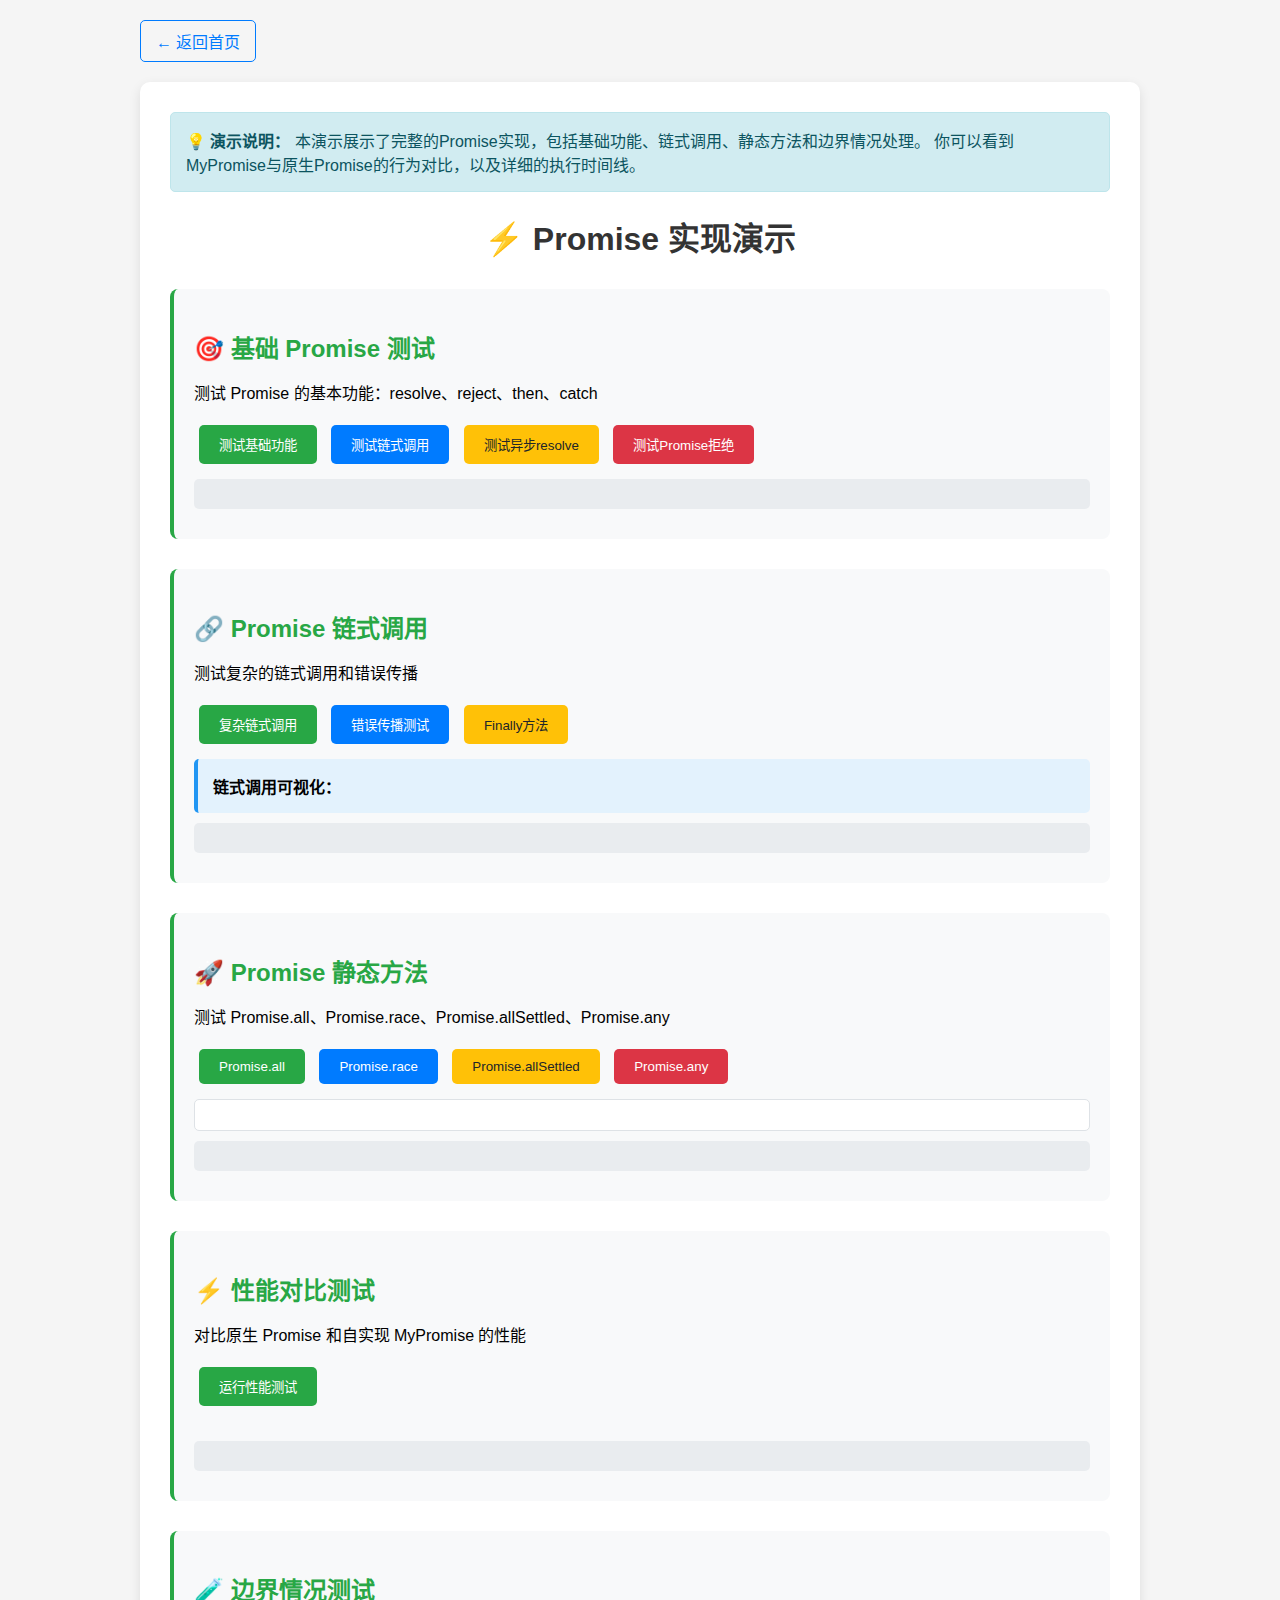
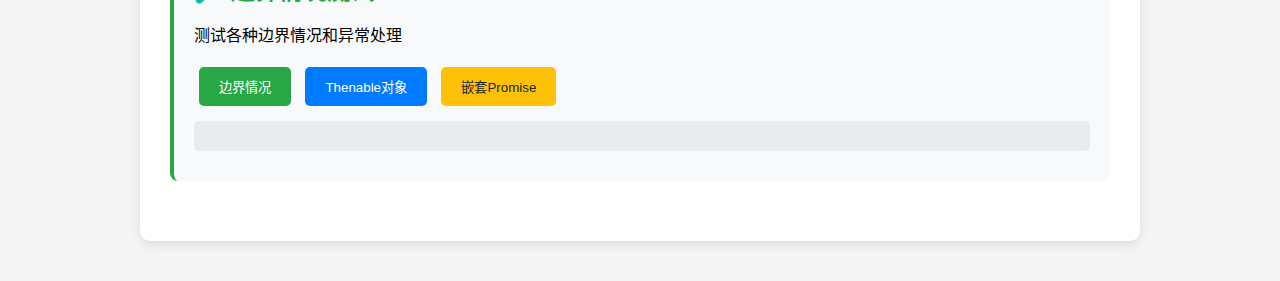
<file: demos/promise.html>
<!DOCTYPE html>
<html lang="zh-CN">
<head>
    <meta charset="UTF-8">
    <meta name="viewport" content="width=device-width, initial-scale=1.0">
    <title>Promise 实现演示</title>
    <style>
        body {
            font-family: Arial, sans-serif;
            max-width: 1000px;
            margin: 0 auto;
            padding: 20px;
            background: #f5f5f5;
        }
        
        .demo-container {
            background: white;
            padding: 30px;
            border-radius: 10px;
            box-shadow: 0 4px 12px rgba(0,0,0,0.1);
            margin-bottom: 20px;
        }
        
        h1 {
            color: #333;
            text-align: center;
            margin-bottom: 30px;
        }
        
        .demo-section {
            margin-bottom: 30px;
            padding: 20px;
            background: #f8f9fa;
            border-radius: 8px;
            border-left: 4px solid #28a745;
        }
        
        .demo-section h2 {
            color: #28a745;
            margin-bottom: 15px;
        }
        
        .test-button {
            background: #28a745;
            color: white;
            border: none;
            padding: 10px 20px;
            border-radius: 5px;
            cursor: pointer;
            margin: 5px;
            transition: background 0.3s;
        }
        
        .test-button:hover {
            background: #1e7e34;
        }
        
        .test-button.primary {
            background: #007bff;
        }
        
        .test-button.primary:hover {
            background: #0056b3;
        }
        
        .test-button.warning {
            background: #ffc107;
            color: #212529;
        }
        
        .test-button.warning:hover {
            background: #e0a800;
        }
        
        .test-button.danger {
            background: #dc3545;
        }
        
        .test-button.danger:hover {
            background: #c82333;
        }
        
        .result {
            background: #e9ecef;
            padding: 15px;
            border-radius: 5px;
            margin: 10px 0;
            font-family: monospace;
            white-space: pre-wrap;
            max-height: 300px;
            overflow-y: auto;
        }
        
        .promise-chain {
            background: #e3f2fd;
            padding: 15px;
            border-radius: 5px;
            margin: 10px 0;
            border-left: 4px solid #2196f3;
        }
        
        .promise-state {
            display: inline-block;
            padding: 4px 8px;
            border-radius: 4px;
            font-size: 12px;
            font-weight: bold;
            margin: 2px;
        }
        
        .state-pending {
            background: #fff3cd;
            color: #856404;
        }
        
        .state-fulfilled {
            background: #d4edda;
            color: #155724;
        }
        
        .state-rejected {
            background: #f8d7da;
            color: #721c24;
        }
        
        .timeline {
            background: white;
            border: 1px solid #dee2e6;
            border-radius: 5px;
            padding: 15px;
            margin: 10px 0;
        }
        
        .timeline-item {
            display: flex;
            align-items: center;
            margin: 8px 0;
            padding: 8px;
            border-radius: 4px;
            background: #f8f9fa;
        }
        
        .timeline-time {
            background: #6c757d;
            color: white;
            padding: 2px 6px;
            border-radius: 3px;
            font-size: 12px;
            margin-right: 10px;
            min-width: 50px;
            text-align: center;
        }
        
        .timeline-content {
            flex: 1;
        }
        
        .back-link {
            display: inline-block;
            color: #007bff;
            text-decoration: none;
            margin-bottom: 20px;
            padding: 8px 15px;
            border: 1px solid #007bff;
            border-radius: 5px;
            transition: all 0.3s;
        }
        
        .back-link:hover {
            background: #007bff;
            color: white;
        }
        
        .performance-comparison {
            display: grid;
            grid-template-columns: 1fr 1fr;
            gap: 15px;
            margin: 15px 0;
        }
        
        .performance-item {
            background: white;
            padding: 15px;
            border-radius: 8px;
            border: 2px solid #dee2e6;
        }
        
        .performance-item h4 {
            margin: 0 0 10px 0;
            color: #495057;
        }
        
        .loading {
            display: inline-block;
            width: 20px;
            height: 20px;
            border: 3px solid #f3f3f3;
            border-top: 3px solid #007bff;
            border-radius: 50%;
            animation: spin 2s linear infinite;
            margin-right: 10px;
        }
        
        @keyframes spin {
            0% { transform: rotate(0deg); }
            100% { transform: rotate(360deg); }
        }
    </style>
</head>
<body>
    <a href="../index.html" class="back-link">← 返回首页</a>
    
    <div class="demo-container">
        <h1>⚡ Promise 实现演示</h1>
        
        <div class="demo-section">
            <h2>🎯 基础 Promise 测试</h2>
            <p>测试 Promise 的基本功能：resolve、reject、then、catch</p>
            
            <button class="test-button" onclick="testBasicPromise()">测试基础功能</button>
            <button class="test-button primary" onclick="testPromiseChain()">测试链式调用</button>
            <button class="test-button warning" onclick="testAsyncResolve()">测试异步resolve</button>
            <button class="test-button danger" onclick="testPromiseReject()">测试Promise拒绝</button>
            
            <div class="result" id="basic-result"></div>
        </div>
        
        <div class="demo-section">
            <h2>🔗 Promise 链式调用</h2>
            <p>测试复杂的链式调用和错误传播</p>
            
            <button class="test-button" onclick="testComplexChain()">复杂链式调用</button>
            <button class="test-button primary" onclick="testErrorPropagation()">错误传播测试</button>
            <button class="test-button warning" onclick="testFinally()">Finally方法</button>
            
            <div class="promise-chain" id="chain-visualization">
                <strong>链式调用可视化：</strong>
                <div id="chain-steps"></div>
            </div>
            
            <div class="result" id="chain-result"></div>
        </div>
        
        <div class="demo-section">
            <h2>🚀 Promise 静态方法</h2>
            <p>测试 Promise.all、Promise.race、Promise.allSettled、Promise.any</p>
            
            <button class="test-button" onclick="testPromiseAll()">Promise.all</button>
            <button class="test-button primary" onclick="testPromiseRace()">Promise.race</button>
            <button class="test-button warning" onclick="testPromiseAllSettled()">Promise.allSettled</button>
            <button class="test-button danger" onclick="testPromiseAny()">Promise.any</button>
            
            <div class="timeline" id="static-timeline"></div>
            <div class="result" id="static-result"></div>
        </div>
        
        <div class="demo-section">
            <h2>⚡ 性能对比测试</h2>
            <p>对比原生 Promise 和自实现 MyPromise 的性能</p>
            
            <button class="test-button" onclick="runPerformanceTest()">运行性能测试</button>
            
            <div class="performance-comparison" id="performance-results"></div>
            <div class="result" id="performance-detail"></div>
        </div>
        
        <div class="demo-section">
            <h2>🧪 边界情况测试</h2>
            <p>测试各种边界情况和异常处理</p>
            
            <button class="test-button" onclick="testEdgeCases()">边界情况</button>
            <button class="test-button primary" onclick="testThenable()">Thenable对象</button>
            <button class="test-button warning" onclick="testNestedPromise()">嵌套Promise</button>
            
            <div class="result" id="edge-result"></div>
        </div>
    </div>

    <script src="../vanilla-js/promise.js"></script>
    
    <script>
        let testStartTime = 0;
        let timelineContainer = null;
        
        // 添加时间线记录
        function addTimelineItem(content, container = 'static-timeline') {
            const timeline = document.getElementById(container);
            const elapsed = Date.now() - testStartTime;
            
            const item = document.createElement('div');
            item.className = 'timeline-item';
            item.innerHTML = `
                <div class="timeline-time">${elapsed}ms</div>
                <div class="timeline-content">${content}</div>
            `;
            
            timeline.appendChild(item);
        }
        
        // 清空时间线
        function clearTimeline(container = 'static-timeline') {
            document.getElementById(container).innerHTML = '';
            testStartTime = Date.now();
        }
        
        // 测试基础 Promise
        function testBasicPromise() {
            const result = document.getElementById('basic-result');
            
            result.textContent = '开始测试基础 Promise 功能...\n';
            
            // 测试立即resolve
            const promise1 = new MyPromise((resolve) => {
                resolve('立即resolve');
            });
            
            promise1.then(value => {
                result.textContent += `✅ 立即resolve: ${value}\n`;
                
                // 测试立即reject
                const promise2 = new MyPromise((resolve, reject) => {
                    reject('立即reject');
                });
                
                promise2.catch(error => {
                    result.textContent += `✅ 立即reject: ${error}\n`;
                    
                    // 测试异步resolve
                    const promise3 = new MyPromise((resolve) => {
                        setTimeout(() => resolve('异步resolve'), 100);
                    });
                    
                    promise3.then(value => {
                        result.textContent += `✅ 异步resolve: ${value}\n`;
                        result.textContent += '\n🎉 基础测试完成！';
                    });
                });
            });
            
            // 对比原生Promise
            result.textContent += '\n对比原生Promise:\n';
            
            Promise.resolve('原生resolve').then(value => {
                result.textContent += `📝 原生Promise: ${value}\n`;
            });
        }
        
        // 测试 Promise 链
        function testPromiseChain() {
            const result = document.getElementById('basic-result');
            const steps = document.getElementById('chain-steps');
            
            result.textContent = '开始测试 Promise 链式调用...\n';
            steps.innerHTML = '';
            
            let stepCount = 0;
            
            function addStep(content, state = 'pending') {
                stepCount++;
                const step = document.createElement('div');
                step.innerHTML = `
                    <span class="promise-state state-${state}">步骤${stepCount}</span>
                    ${content}
                `;
                steps.appendChild(step);
                return step;
            }
            
            const step1 = addStep('初始值: 1');
            
            new MyPromise(resolve => {
                setTimeout(() => {
                    step1.querySelector('.promise-state').className = 'promise-state state-fulfilled';
                    resolve(1);
                }, 200);
            })
            .then(value => {
                const step2 = addStep(`+ 2 = ${value + 2}`, 'fulfilled');
                result.textContent += `🔗 第一步: ${value} + 2 = ${value + 2}\n`;
                return value + 2;
            })
            .then(value => {
                const step3 = addStep(`× 3 = ${value * 3}`, 'fulfilled');
                result.textContent += `🔗 第二步: ${value} × 3 = ${value * 3}\n`;
                return value * 3;
            })
            .then(value => {
                const step4 = addStep(`最终结果: ${value}`, 'fulfilled');
                result.textContent += `🎯 最终结果: ${value}\n`;
                result.textContent += '\n✅ 链式调用测试完成！';
            })
            .catch(error => {
                result.textContent += `❌ 链式调用失败: ${error}\n`;
            });
        }
        
        // 测试异步resolve
        function testAsyncResolve() {
            const result = document.getElementById('basic-result');
            
            result.textContent = '测试异步resolve模式...\n';
            
            const delays = [100, 300, 500];
            let completed = 0;
            
            delays.forEach((delay, index) => {
                const promise = new MyPromise(resolve => {
                    setTimeout(() => {
                        resolve(`异步任务${index + 1}完成 (${delay}ms)`);
                    }, delay);
                });
                
                promise.then(value => {
                    completed++;
                    result.textContent += `✅ ${value}\n`;
                    
                    if (completed === delays.length) {
                        result.textContent += '\n🎉 所有异步任务完成！';
                    }
                });
            });
        }
        
        // 测试Promise拒绝
        function testPromiseReject() {
            const result = document.getElementById('basic-result');
            
            result.textContent = '测试Promise拒绝和错误处理...\n';
            
            // 测试同步reject
            new MyPromise((resolve, reject) => {
                reject(new Error('同步错误'));
            })
            .catch(error => {
                result.textContent += `✅ 捕获同步错误: ${error.message}\n`;
                
                // 测试异步reject
                return new MyPromise((resolve, reject) => {
                    setTimeout(() => {
                        reject(new Error('异步错误'));
                    }, 100);
                });
            })
            .catch(error => {
                result.textContent += `✅ 捕获异步错误: ${error.message}\n`;
                
                // 测试错误恢复
                return '错误已恢复';
            })
            .then(value => {
                result.textContent += `✅ 错误恢复: ${value}\n`;
                result.textContent += '\n🎉 错误处理测试完成！';
            });
        }
        
        // 测试复杂链式调用
        function testComplexChain() {
            const result = document.getElementById('chain-result');
            
            result.textContent = '开始复杂链式调用测试...\n';
            
            new MyPromise(resolve => {
                setTimeout(() => resolve(10), 100);
            })
            .then(value => {
                result.textContent += `🔗 初始值: ${value}\n`;
                if (value > 5) {
                    return new MyPromise(resolve => {
                        setTimeout(() => resolve(value * 2), 100);
                    });
                }
                return value;
            })
            .then(value => {
                result.textContent += `🔗 条件处理后: ${value}\n`;
                // 抛出错误测试
                if (value > 15) {
                    throw new Error(`值太大: ${value}`);
                }
                return value;
            })
            .catch(error => {
                result.textContent += `⚠️ 捕获错误: ${error.message}\n`;
                return 5; // 恢复
            })
            .then(value => {
                result.textContent += `🔗 恢复后: ${value}\n`;
                return Promise.resolve(value + 1); // 混合原生Promise
            })
            .then(value => {
                result.textContent += `🎯 最终值: ${value}\n`;
                result.textContent += '\n✅ 复杂链式调用完成！';
            });
        }
        
        // 测试错误传播
        function testErrorPropagation() {
            const result = document.getElementById('chain-result');
            
            result.textContent = '测试错误传播机制...\n';
            
            new MyPromise(resolve => {
                resolve('正常开始');
            })
            .then(value => {
                result.textContent += `✅ 步骤1: ${value}\n`;
                throw new Error('中间出错');
            })
            .then(value => {
                // 这里不应该执行
                result.textContent += `❌ 不应该执行: ${value}\n`;
                return value;
            })
            .catch(error => {
                result.textContent += `🚨 捕获错误: ${error.message}\n`;
                return '错误已处理';
            })
            .then(value => {
                result.textContent += `✅ 继续执行: ${value}\n`;
                result.textContent += '\n🎉 错误传播测试完成！';
            });
        }
        
        // 测试Finally
        function testFinally() {
            const result = document.getElementById('chain-result');
            
            result.textContent = '测试Finally方法...\n';
            
            // 成功情况
            new MyPromise(resolve => {
                setTimeout(() => resolve('成功结果'), 100);
            })
            .then(value => {
                result.textContent += `✅ 成功: ${value}\n`;
                return value;
            })
            .finally(() => {
                result.textContent += `🏁 Finally(成功): 清理工作\n`;
            })
            .then(value => {
                result.textContent += `✅ 继续: ${value}\n`;
                
                // 测试失败情况
                return new MyPromise((resolve, reject) => {
                    setTimeout(() => reject(new Error('失败结果')), 100);
                });
            })
            .catch(error => {
                result.textContent += `❌ 失败: ${error.message}\n`;
                throw error;
            })
            .finally(() => {
                result.textContent += `🏁 Finally(失败): 清理工作\n`;
            })
            .catch(error => {
                result.textContent += `🎯 最终捕获: ${error.message}\n`;
                result.textContent += '\n✅ Finally测试完成！';
            });
        }
        
        // 测试Promise.all
        function testPromiseAll() {
            const result = document.getElementById('static-result');
            clearTimeline();
            
            result.textContent = '测试 Promise.all...\n';
            addTimelineItem('开始 Promise.all 测试');
            
            const promises = [
                new MyPromise(resolve => {
                    setTimeout(() => {
                        addTimelineItem('Promise 1 完成');
                        resolve('结果1');
                    }, 200);
                }),
                new MyPromise(resolve => {
                    setTimeout(() => {
                        addTimelineItem('Promise 2 完成');
                        resolve('结果2');
                    }, 100);
                }),
                new MyPromise(resolve => {
                    setTimeout(() => {
                        addTimelineItem('Promise 3 完成');
                        resolve('结果3');
                    }, 300);
                })
            ];
            
            MyPromise.all(promises)
                .then(results => {
                    addTimelineItem('Promise.all 完成');
                    result.textContent += `✅ 所有Promise完成: [${results.join(', ')}]\n`;
                    result.textContent += `⏱️ 总用时: 约300ms (等待最慢的)\n`;
                    result.textContent += '\n🎉 Promise.all 测试完成！';
                })
                .catch(error => {
                    result.textContent += `❌ Promise.all 失败: ${error}\n`;
                });
        }
        
        // 测试Promise.race
        function testPromiseRace() {
            const result = document.getElementById('static-result');
            clearTimeline();
            
            result.textContent = '测试 Promise.race...\n';
            addTimelineItem('开始 Promise.race 测试');
            
            const promises = [
                new MyPromise(resolve => {
                    setTimeout(() => {
                        addTimelineItem('Promise 1 完成 (慢)');
                        resolve('慢速结果');
                    }, 300);
                }),
                new MyPromise(resolve => {
                    setTimeout(() => {
                        addTimelineItem('Promise 2 完成 (快)');
                        resolve('快速结果');
                    }, 100);
                }),
                new MyPromise(resolve => {
                    setTimeout(() => {
                        addTimelineItem('Promise 3 完成 (中等)');
                        resolve('中等结果');
                    }, 200);
                })
            ];
            
            MyPromise.race(promises)
                .then(result => {
                    addTimelineItem('Promise.race 完成');
                    result.textContent += `🏃 最快完成: ${result}\n`;
                    result.textContent += `⏱️ 用时: 约100ms (最快的)\n`;
                    result.textContent += '\n🎉 Promise.race 测试完成！';
                });
        }
        
        // 测试Promise.allSettled
        function testPromiseAllSettled() {
            const result = document.getElementById('static-result');
            clearTimeline();
            
            result.textContent = '测试 Promise.allSettled...\n';
            addTimelineItem('开始 Promise.allSettled 测试');
            
            const promises = [
                new MyPromise(resolve => {
                    setTimeout(() => {
                        addTimelineItem('Promise 1 成功');
                        resolve('成功1');
                    }, 100);
                }),
                new MyPromise((resolve, reject) => {
                    setTimeout(() => {
                        addTimelineItem('Promise 2 失败');
                        reject(new Error('失败2'));
                    }, 200);
                }),
                new MyPromise(resolve => {
                    setTimeout(() => {
                        addTimelineItem('Promise 3 成功');
                        resolve('成功3');
                    }, 150);
                })
            ];
            
            MyPromise.allSettled(promises)
                .then(results => {
                    addTimelineItem('Promise.allSettled 完成');
                    result.textContent += '📊 所有Promise已处理:\n';
                    results.forEach((item, index) => {
                        if (item.status === 'fulfilled') {
                            result.textContent += `  ✅ Promise ${index + 1}: ${item.value}\n`;
                        } else {
                            result.textContent += `  ❌ Promise ${index + 1}: ${item.reason.message}\n`;
                        }
                    });
                    result.textContent += '\n🎉 Promise.allSettled 测试完成！';
                });
        }
        
        // 测试Promise.any
        function testPromiseAny() {
            const result = document.getElementById('static-result');
            clearTimeline();
            
            result.textContent = '测试 Promise.any...\n';
            addTimelineItem('开始 Promise.any 测试');
            
            const promises = [
                new MyPromise((resolve, reject) => {
                    setTimeout(() => {
                        addTimelineItem('Promise 1 失败');
                        reject(new Error('失败1'));
                    }, 100);
                }),
                new MyPromise(resolve => {
                    setTimeout(() => {
                        addTimelineItem('Promise 2 成功');
                        resolve('成功2');
                    }, 200);
                }),
                new MyPromise((resolve, reject) => {
                    setTimeout(() => {
                        addTimelineItem('Promise 3 失败');
                        reject(new Error('失败3'));
                    }, 150);
                })
            ];
            
            MyPromise.any(promises)
                .then(value => {
                    addTimelineItem('Promise.any 完成');
                    result.textContent += `🎯 首个成功: ${value}\n`;
                    result.textContent += `⏱️ 用时: 约200ms (首个成功的)\n`;
                    result.textContent += '\n🎉 Promise.any 测试完成！';
                })
                .catch(error => {
                    result.textContent += `❌ 所有Promise都失败: ${error}\n`;
                });
        }
        
        // 性能测试
        function runPerformanceTest() {
            const results = document.getElementById('performance-results');
            const detail = document.getElementById('performance-detail');
            
            detail.textContent = '开始性能测试...\n';
            
            const iterations = 10000;
            
            // 测试原生Promise
            const nativeStart = performance.now();
            let nativePromises = [];
            
            for (let i = 0; i < iterations; i++) {
                nativePromises.push(
                    Promise.resolve(i).then(x => x * 2)
                );
            }
            
            Promise.all(nativePromises).then(() => {
                const nativeTime = performance.now() - nativeStart;
                
                // 测试MyPromise
                const myStart = performance.now();
                let myPromises = [];
                
                for (let i = 0; i < iterations; i++) {
                    myPromises.push(
                        MyPromise.resolve(i).then(x => x * 2)
                    );
                }
                
                MyPromise.all(myPromises).then(() => {
                    const myTime = performance.now() - myStart;
                    
                    results.innerHTML = `
                        <div class="performance-item">
                            <h4>原生 Promise</h4>
                            <div><strong>${Math.round(nativeTime)}ms</strong></div>
                            <div>基准性能</div>
                        </div>
                        <div class="performance-item">
                            <h4>MyPromise</h4>
                            <div><strong>${Math.round(myTime)}ms</strong></div>
                            <div>${Math.round(myTime / nativeTime * 100)}% 相对性能</div>
                        </div>
                    `;
                    
                    detail.textContent += `⚡ 性能测试结果 (${iterations} 次迭代):\n`;
                    detail.textContent += `📊 原生Promise: ${Math.round(nativeTime)}ms\n`;
                    detail.textContent += `📊 MyPromise: ${Math.round(myTime)}ms\n`;
                    detail.textContent += `📈 性能比例: ${Math.round(myTime / nativeTime * 100)}%\n`;
                    detail.textContent += `\n💡 分析:\n`;
                    detail.textContent += `- MyPromise 是学习实现，性能略低于原生实现\n`;
                    detail.textContent += `- 主要差异来自于调度和优化策略\n`;
                    detail.textContent += `- 功能完整性比性能更重要`;
                });
            });
        }
        
        // 边界情况测试
        function testEdgeCases() {
            const result = document.getElementById('edge-result');
            
            result.textContent = '测试边界情况...\n';
            
            // 测试多次resolve
            new MyPromise(resolve => {
                resolve('第一次');
                resolve('第二次'); // 应该被忽略
            })
            .then(value => {
                result.textContent += `✅ 多次resolve: ${value} (应该是"第一次")\n`;
                
                // 测试resolve后reject
                return new MyPromise((resolve, reject) => {
                    resolve('已解决');
                    reject('后续拒绝'); // 应该被忽略
                });
            })
            .then(value => {
                result.textContent += `✅ resolve后reject: ${value}\n`;
                
                // 测试空Promise
                return new MyPromise(() => {
                    // 永远不调用resolve或reject
                });
            })
            .then(value => {
                result.textContent += `❌ 这行不应该执行\n`;
            });
            
            // 测试立即执行
            setTimeout(() => {
                result.textContent += `⏱️ 空Promise保持pending状态\n`;
                result.textContent += '\n✅ 边界情况测试完成！';
            }, 500);
        }
        
        // 测试Thenable对象
        function testThenable() {
            const result = document.getElementById('edge-result');
            
            result.textContent = '测试Thenable对象...\n';
            
            // 创建thenable对象
            const thenable = {
                then(onFulfilled, onRejected) {
                    setTimeout(() => {
                        onFulfilled('thenable结果');
                    }, 100);
                }
            };
            
            MyPromise.resolve(thenable)
                .then(value => {
                    result.textContent += `✅ Thenable对象: ${value}\n`;
                    
                    // 测试带有then方法的普通对象
                    const fakeThen = {
                        then: 'not a function'
                    };
                    
                    return MyPromise.resolve(fakeThen);
                })
                .then(value => {
                    result.textContent += `✅ 非函数then: ${JSON.stringify(value)}\n`;
                    result.textContent += '\n🎉 Thenable测试完成！';
                });
        }
        
        // 测试嵌套Promise
        function testNestedPromise() {
            const result = document.getElementById('edge-result');
            
            result.textContent = '测试嵌套Promise...\n';
            
            new MyPromise(resolve => {
                resolve(
                    new MyPromise(innerResolve => {
                        setTimeout(() => {
                            innerResolve('内部Promise结果');
                        }, 100);
                    })
                );
            })
            .then(value => {
                result.textContent += `✅ 嵌套Promise: ${value}\n`;
                
                // 测试多层嵌套
                return new MyPromise(resolve => {
                    resolve(
                        new MyPromise(innerResolve => {
                            innerResolve(
                                new MyPromise(deepResolve => {
                                    setTimeout(() => {
                                        deepResolve('深层嵌套结果');
                                    }, 100);
                                })
                            );
                        })
                    );
                });
            })
            .then(value => {
                result.textContent += `✅ 多层嵌套: ${value}\n`;
                result.textContent += '\n🎉 嵌套Promise测试完成！';
            });
        }
        
        // 页面加载提示
        document.addEventListener('DOMContentLoaded', function() {
            console.log('⚡ Promise演示页面已加载');
            console.log('💡 点击测试按钮查看Promise实现的各种效果');
            
            // 添加说明
            document.querySelector('.demo-container').insertAdjacentHTML('afterbegin', `
                <div style="background: #d1ecf1; border: 1px solid #bee5eb; color: #0c5460; padding: 15px; border-radius: 5px; margin-bottom: 20px;">
                    <strong>💡 演示说明：</strong>
                    本演示展示了完整的Promise实现，包括基础功能、链式调用、静态方法和边界情况处理。
                    你可以看到MyPromise与原生Promise的行为对比，以及详细的执行时间线。
                </div>
            `);
        });
    </script>
</body>
</html>
</file>
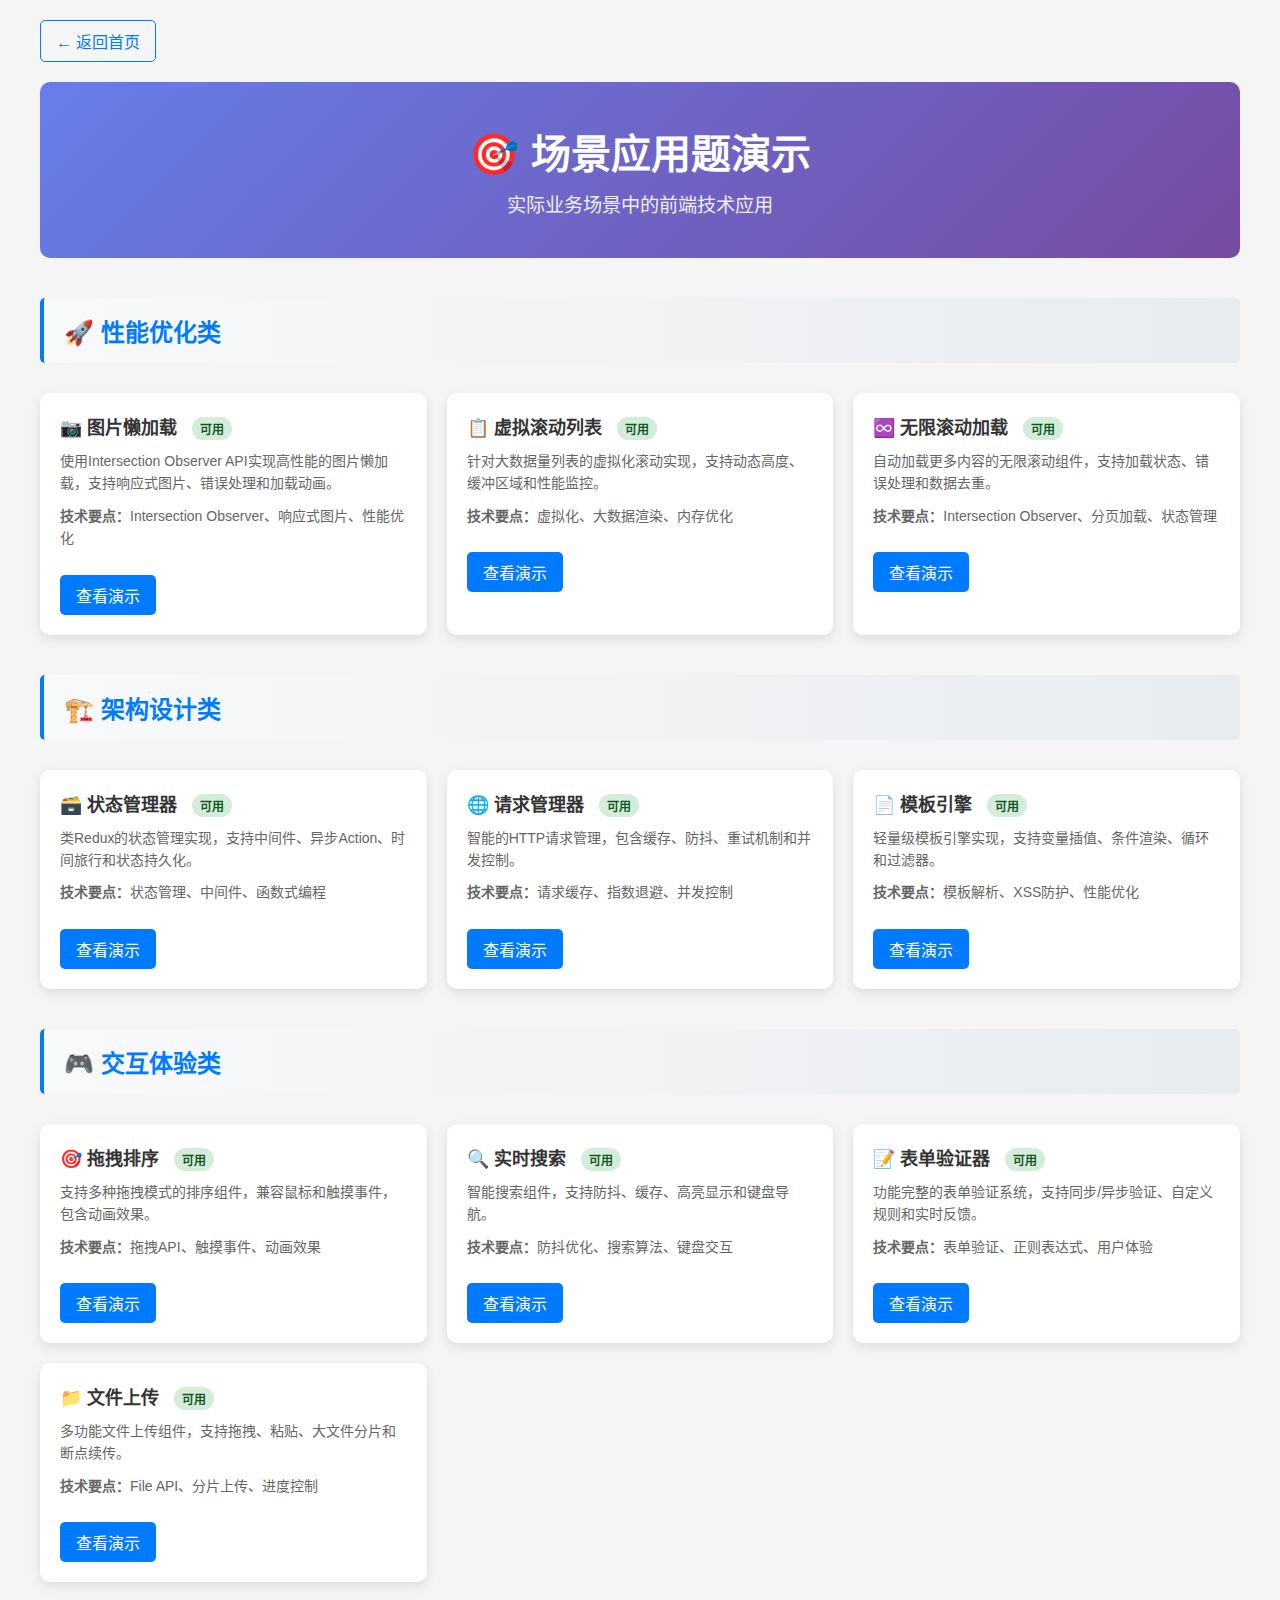
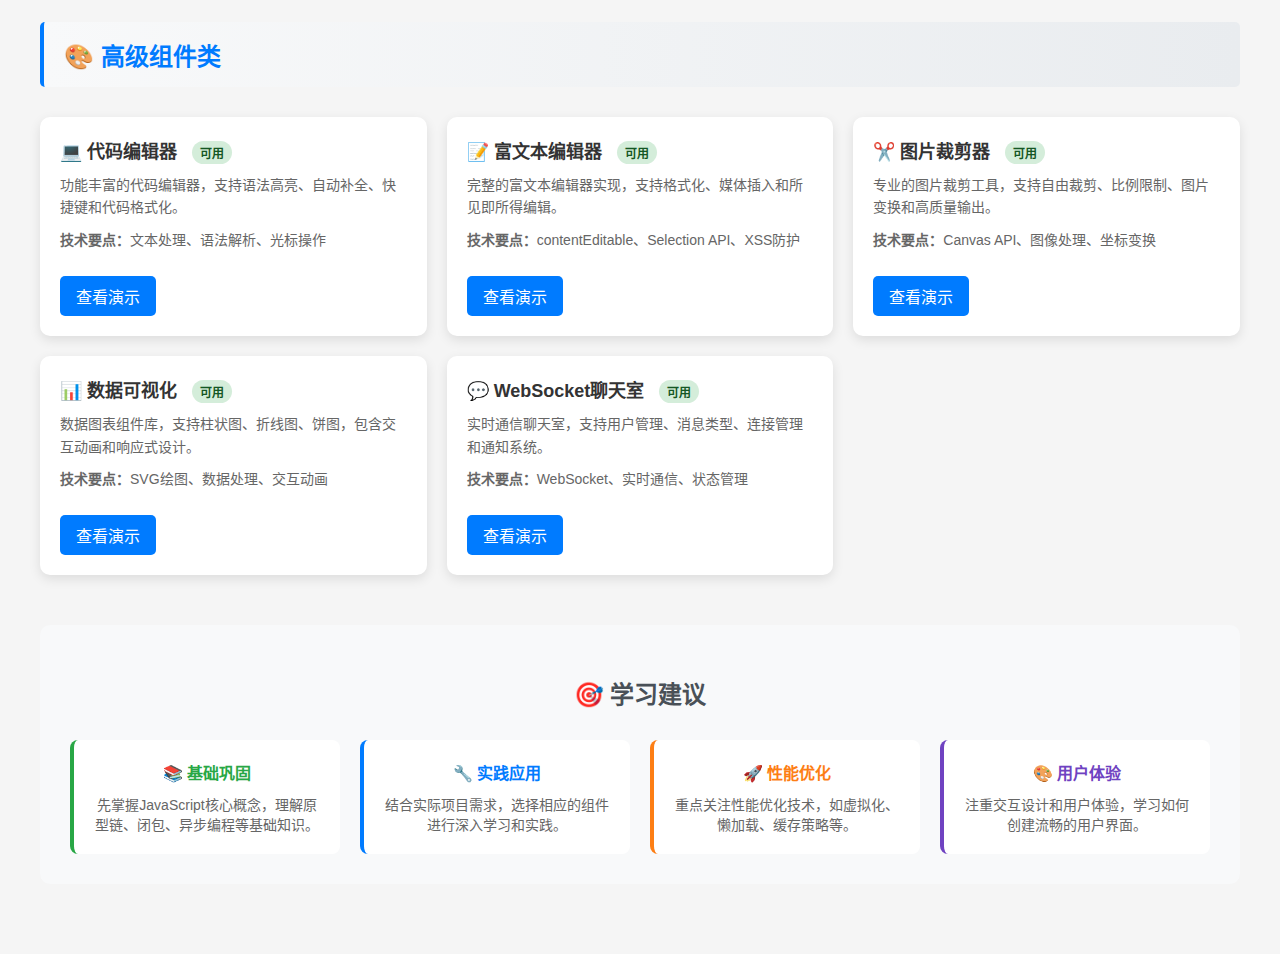
<file: demos/scenarios.html>
<!DOCTYPE html>
<html lang="zh-CN">
<head>
    <meta charset="UTF-8">
    <meta name="viewport" content="width=device-width, initial-scale=1.0">
    <title>场景应用题演示</title>
    <style>
        body {
            font-family: Arial, sans-serif;
            max-width: 1200px;
            margin: 0 auto;
            padding: 20px;
            background: #f5f5f5;
        }
        
        .demo-grid {
            display: grid;
            grid-template-columns: repeat(auto-fit, minmax(350px, 1fr));
            gap: 20px;
            margin-top: 30px;
        }
        
        .demo-card {
            background: white;
            border-radius: 10px;
            padding: 20px;
            box-shadow: 0 4px 12px rgba(0,0,0,0.1);
            transition: transform 0.3s ease;
        }
        
        .demo-card:hover {
            transform: translateY(-5px);
        }
        
        .demo-card h3 {
            color: #333;
            margin: 0 0 10px 0;
            font-size: 18px;
        }
        
        .demo-card p {
            color: #666;
            font-size: 14px;
            line-height: 1.6;
            margin: 10px 0;
        }
        
        .demo-link {
            display: inline-block;
            background: #007bff;
            color: white;
            text-decoration: none;
            padding: 8px 16px;
            border-radius: 5px;
            margin-top: 15px;
            transition: background 0.3s;
        }
        
        .demo-link:hover {
            background: #0056b3;
        }
        
        .demo-link.disabled {
            background: #6c757d;
            cursor: not-allowed;
        }
        
        .status-badge {
            display: inline-block;
            padding: 3px 8px;
            border-radius: 12px;
            font-size: 12px;
            font-weight: bold;
            margin-left: 10px;
        }
        
        .status-available {
            background: #d4edda;
            color: #155724;
        }
        
        .status-partial {
            background: #fff3cd;
            color: #856404;
        }
        
        .status-planned {
            background: #f8d7da;
            color: #721c24;
        }
        
        .header {
            text-align: center;
            background: linear-gradient(135deg, #667eea 0%, #764ba2 100%);
            color: white;
            padding: 40px 20px;
            border-radius: 10px;
            margin-bottom: 30px;
        }
        
        .header h1 {
            margin: 0 0 10px 0;
            font-size: 2.5rem;
        }
        
        .header p {
            margin: 0;
            font-size: 1.2rem;
            opacity: 0.9;
        }
        
        .back-link {
            display: inline-block;
            color: #007bff;
            text-decoration: none;
            margin-bottom: 20px;
            padding: 8px 15px;
            border: 1px solid #007bff;
            border-radius: 5px;
            transition: all 0.3s;
        }
        
        .back-link:hover {
            background: #007bff;
            color: white;
        }
        
        .category {
            margin: 40px 0 20px 0;
            padding: 15px 20px;
            background: linear-gradient(90deg, #f8f9fa 0%, #e9ecef 100%);
            border-left: 4px solid #007bff;
            border-radius: 5px;
        }
        
        .category h2 {
            margin: 0;
            color: #007bff;
        }
    </style>
</head>
<body>
    <a href="../index.html" class="back-link">← 返回首页</a>
    
    <div class="header">
        <h1>🎯 场景应用题演示</h1>
        <p>实际业务场景中的前端技术应用</p>
    </div>
    
    <div class="category">
        <h2>🚀 性能优化类</h2>
    </div>
    
    <div class="demo-grid">
        <div class="demo-card">
            <h3>📷 图片懒加载
                <span class="status-badge status-available">可用</span>
            </h3>
            <p>使用Intersection Observer API实现高性能的图片懒加载，支持响应式图片、错误处理和加载动画。</p>
            <p><strong>技术要点：</strong>Intersection Observer、响应式图片、性能优化</p>
            <a href="../scenarios/image-lazy-load/index.html" class="demo-link">查看演示</a>
        </div>
        
        <div class="demo-card">
            <h3>📋 虚拟滚动列表
                <span class="status-badge status-available">可用</span>
            </h3>
            <p>针对大数据量列表的虚拟化滚动实现，支持动态高度、缓冲区域和性能监控。</p>
            <p><strong>技术要点：</strong>虚拟化、大数据渲染、内存优化</p>
            <a href="../scenarios/virtual-scroll/index.html" class="demo-link">查看演示</a>
        </div>
        
        <div class="demo-card">
            <h3>♾️ 无限滚动加载
                <span class="status-badge status-available">可用</span>
            </h3>
            <p>自动加载更多内容的无限滚动组件，支持加载状态、错误处理和数据去重。</p>
            <p><strong>技术要点：</strong>Intersection Observer、分页加载、状态管理</p>
            <a href="../scenarios/infinite-scroll/index.html" class="demo-link">查看演示</a>
        </div>
    </div>
    
    <div class="category">
        <h2>🏗️ 架构设计类</h2>
    </div>
    
    <div class="demo-grid">
        <div class="demo-card">
            <h3>🗃️ 状态管理器
                <span class="status-badge status-available">可用</span>
            </h3>
            <p>类Redux的状态管理实现，支持中间件、异步Action、时间旅行和状态持久化。</p>
            <p><strong>技术要点：</strong>状态管理、中间件、函数式编程</p>
            <a href="state-manager.html" class="demo-link">查看演示</a>
        </div>
        
        <div class="demo-card">
            <h3>🌐 请求管理器
                <span class="status-badge status-available">可用</span>
            </h3>
            <p>智能的HTTP请求管理，包含缓存、防抖、重试机制和并发控制。</p>
            <p><strong>技术要点：</strong>请求缓存、指数退避、并发控制</p>
            <a href="request-manager.html" class="demo-link">查看演示</a>
        </div>
        
        <div class="demo-card">
            <h3>📄 模板引擎
                <span class="status-badge status-available">可用</span>
            </h3>
            <p>轻量级模板引擎实现，支持变量插值、条件渲染、循环和过滤器。</p>
            <p><strong>技术要点：</strong>模板解析、XSS防护、性能优化</p>
            <a href="template-engine.html" class="demo-link">查看演示</a>
        </div>
    </div>
    
    <div class="category">
        <h2>🎮 交互体验类</h2>
    </div>
    
    <div class="demo-grid">
        <div class="demo-card">
            <h3>🎯 拖拽排序
                <span class="status-badge status-available">可用</span>
            </h3>
            <p>支持多种拖拽模式的排序组件，兼容鼠标和触摸事件，包含动画效果。</p>
            <p><strong>技术要点：</strong>拖拽API、触摸事件、动画效果</p>
            <a href="drag-sort.html" class="demo-link">查看演示</a>
        </div>
        
        <div class="demo-card">
            <h3>🔍 实时搜索
                <span class="status-badge status-available">可用</span>
            </h3>
            <p>智能搜索组件，支持防抖、缓存、高亮显示和键盘导航。</p>
            <p><strong>技术要点：</strong>防抖优化、搜索算法、键盘交互</p>
            <a href="search-component.html" class="demo-link">查看演示</a>
        </div>
        
        <div class="demo-card">
            <h3>📝 表单验证器
                <span class="status-badge status-available">可用</span>
            </h3>
            <p>功能完整的表单验证系统，支持同步/异步验证、自定义规则和实时反馈。</p>
            <p><strong>技术要点：</strong>表单验证、正则表达式、用户体验</p>
            <a href="form-validator.html" class="demo-link">查看演示</a>
        </div>
        
        <div class="demo-card">
            <h3>📁 文件上传
                <span class="status-badge status-available">可用</span>
            </h3>
            <p>多功能文件上传组件，支持拖拽、粘贴、大文件分片和断点续传。</p>
            <p><strong>技术要点：</strong>File API、分片上传、进度控制</p>
            <a href="file-upload.html" class="demo-link">查看演示</a>
        </div>
    </div>
    
    <div class="category">
        <h2>🎨 高级组件类</h2>
    </div>
    
    <div class="demo-grid">
        <div class="demo-card">
            <h3>💻 代码编辑器
                <span class="status-badge status-available">可用</span>
            </h3>
            <p>功能丰富的代码编辑器，支持语法高亮、自动补全、快捷键和代码格式化。</p>
            <p><strong>技术要点：</strong>文本处理、语法解析、光标操作</p>
            <a href="code-editor.html" class="demo-link">查看演示</a>
        </div>
        
        <div class="demo-card">
            <h3>📝 富文本编辑器
                <span class="status-badge status-available">可用</span>
            </h3>
            <p>完整的富文本编辑器实现，支持格式化、媒体插入和所见即所得编辑。</p>
            <p><strong>技术要点：</strong>contentEditable、Selection API、XSS防护</p>
            <a href="rich-text-editor.html" class="demo-link">查看演示</a>
        </div>
        
        <div class="demo-card">
            <h3>✂️ 图片裁剪器
                <span class="status-badge status-available">可用</span>
            </h3>
            <p>专业的图片裁剪工具，支持自由裁剪、比例限制、图片变换和高质量输出。</p>
            <p><strong>技术要点：</strong>Canvas API、图像处理、坐标变换</p>
            <a href="image-cropper.html" class="demo-link">查看演示</a>
        </div>
        
        <div class="demo-card">
            <h3>📊 数据可视化
                <span class="status-badge status-available">可用</span>
            </h3>
            <p>数据图表组件库，支持柱状图、折线图、饼图，包含交互动画和响应式设计。</p>
            <p><strong>技术要点：</strong>SVG绘图、数据处理、交互动画</p>
            <a href="data-visualization.html" class="demo-link">查看演示</a>
        </div>
        
        <div class="demo-card">
            <h3>💬 WebSocket聊天室
                <span class="status-badge status-available">可用</span>
            </h3>
            <p>实时通信聊天室，支持用户管理、消息类型、连接管理和通知系统。</p>
            <p><strong>技术要点：</strong>WebSocket、实时通信、状态管理</p>
            <a href="websocket-chat.html" class="demo-link">查看演示</a>
        </div>
    </div>
    
    <div style="margin: 50px 0; padding: 30px; background: #f8f9fa; border-radius: 10px; text-align: center;">
        <h2 style="color: #495057; margin-bottom: 20px;">🎯 学习建议</h2>
        
        <div style="display: grid; grid-template-columns: repeat(auto-fit, minmax(250px, 1fr)); gap: 20px; margin-top: 30px;">
            <div style="padding: 20px; background: white; border-radius: 8px; border-left: 4px solid #28a745;">
                <h4 style="color: #28a745; margin: 0 0 10px 0;">📚 基础巩固</h4>
                <p style="margin: 0; font-size: 14px; color: #666;">先掌握JavaScript核心概念，理解原型链、闭包、异步编程等基础知识。</p>
            </div>
            
            <div style="padding: 20px; background: white; border-radius: 8px; border-left: 4px solid #007bff;">
                <h4 style="color: #007bff; margin: 0 0 10px 0;">🔧 实践应用</h4>
                <p style="margin: 0; font-size: 14px; color: #666;">结合实际项目需求，选择相应的组件进行深入学习和实践。</p>
            </div>
            
            <div style="padding: 20px; background: white; border-radius: 8px; border-left: 4px solid #fd7e14;">
                <h4 style="color: #fd7e14; margin: 0 0 10px 0;">🚀 性能优化</h4>
                <p style="margin: 0; font-size: 14px; color: #666;">重点关注性能优化技术，如虚拟化、懒加载、缓存策略等。</p>
            </div>
            
            <div style="padding: 20px; background: white; border-radius: 8px; border-left: 4px solid #6f42c1;">
                <h4 style="color: #6f42c1; margin: 0 0 10px 0;">🎨 用户体验</h4>
                <p style="margin: 0; font-size: 14px; color: #666;">注重交互设计和用户体验，学习如何创建流畅的用户界面。</p>
            </div>
        </div>
    </div>

    <script>
        // 页面加载统计
        document.addEventListener('DOMContentLoaded', function() {
            console.log('🎯 场景应用题演示页面已加载');
            
            // 统计演示数量
            const totalCards = document.querySelectorAll('.demo-card').length;
            const availableCards = document.querySelectorAll('.status-available').length;
            
            console.log(`📊 统计信息:`);
            console.log(`   总演示数: ${totalCards}`);
            console.log(`   可用演示: ${availableCards}`);
            console.log(`   完成率: ${Math.round(availableCards / totalCards * 100)}%`);
            
            // 添加点击统计
            document.querySelectorAll('.demo-link').forEach(link => {
                link.addEventListener('click', function(e) {
                    const title = this.parentElement.querySelector('h3').textContent.trim();
                    console.log(`🔗 访问演示: ${title}`);
                });
            });
        });
    </script>
</body>
</html>
</file>
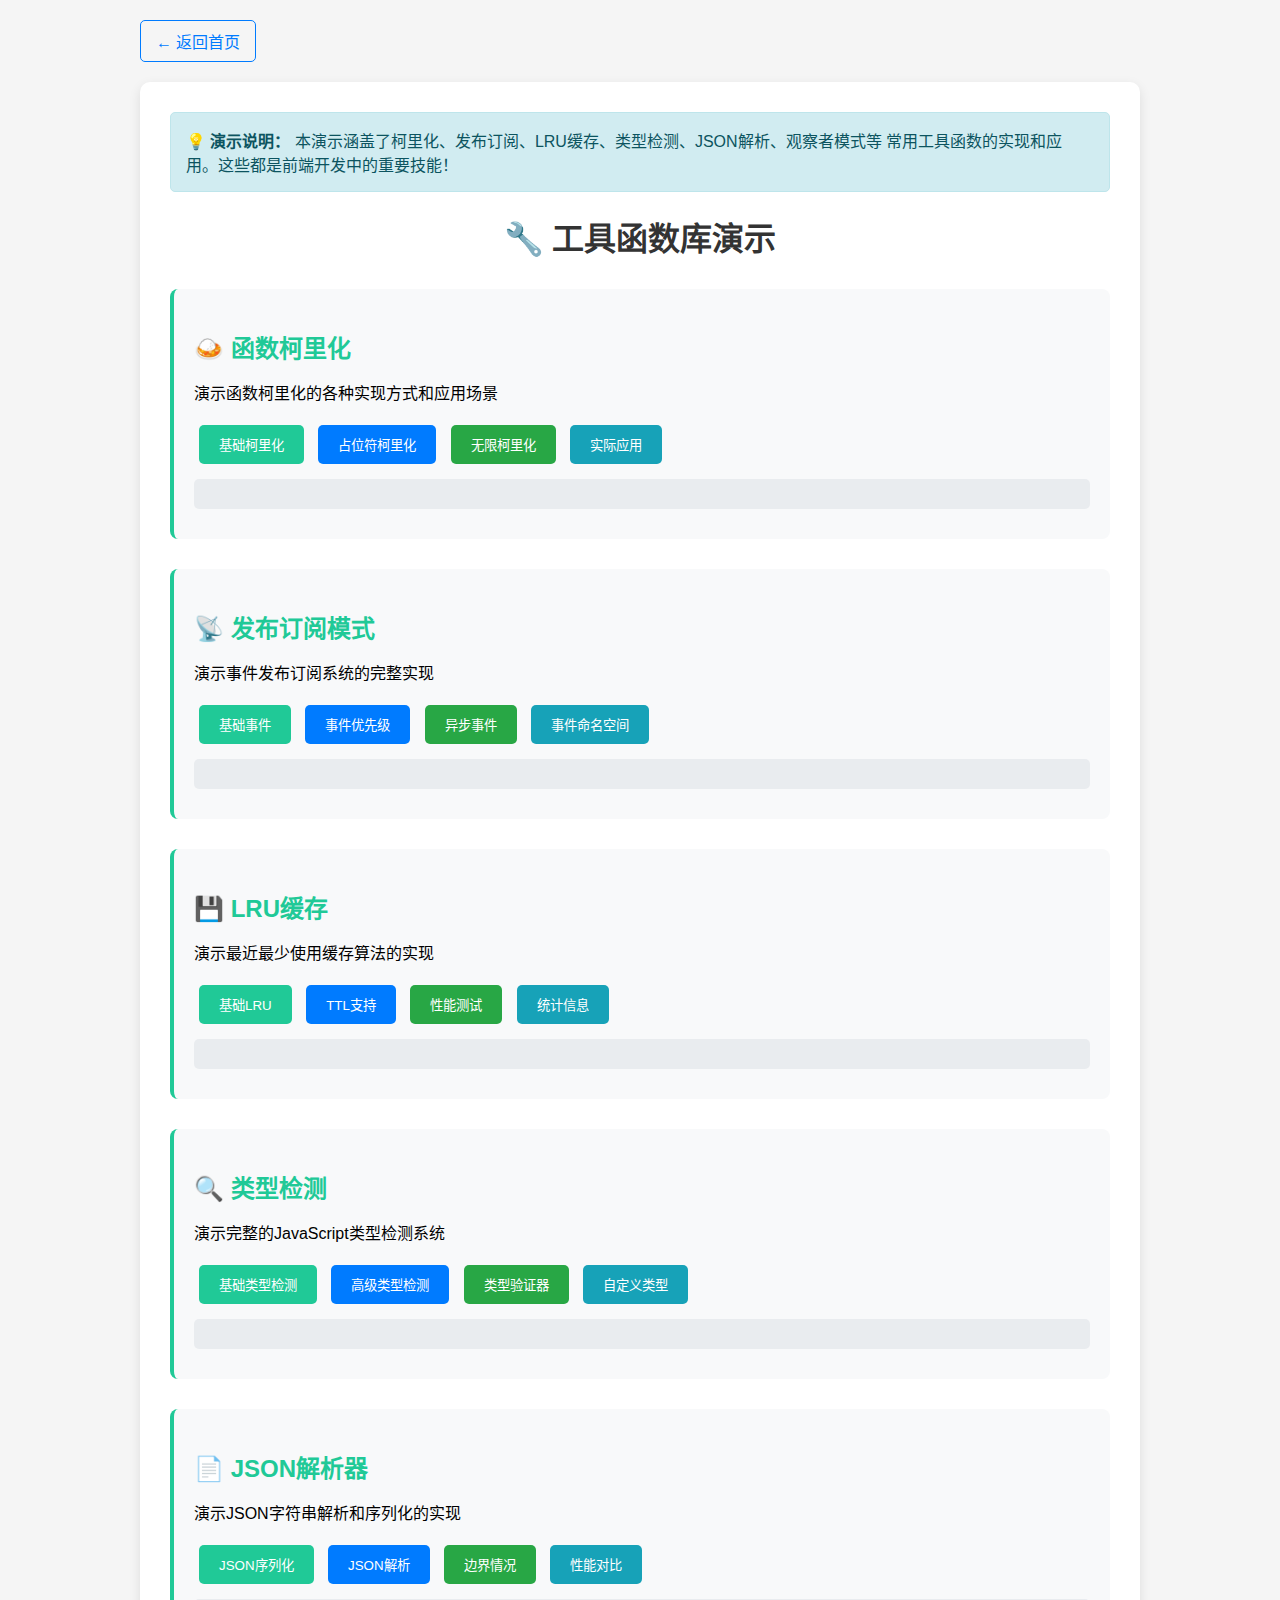
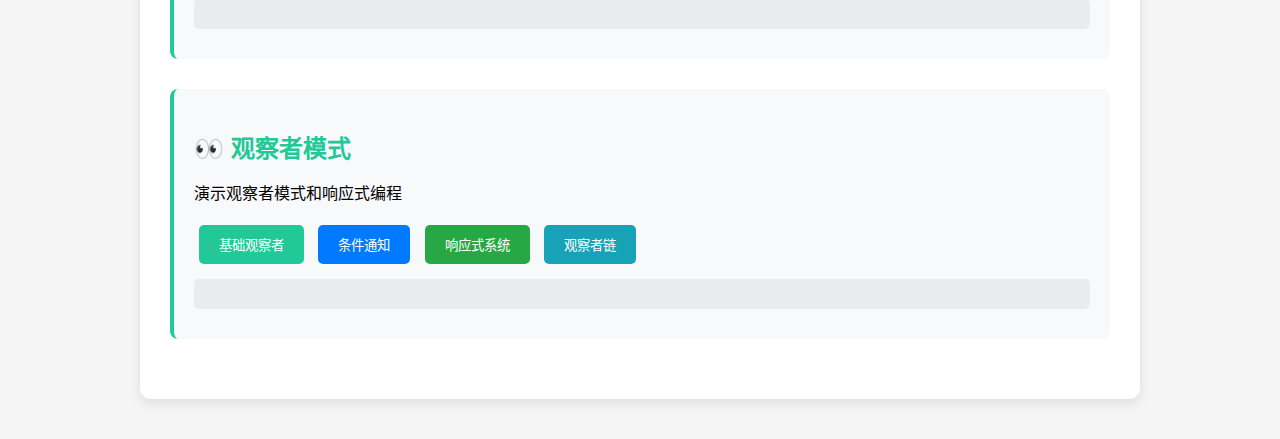
<file: demos/utility-functions.html>
<!DOCTYPE html>
<html lang="zh-CN">
<head>
    <meta charset="UTF-8">
    <meta name="viewport" content="width=device-width, initial-scale=1.0">
    <title>工具函数库演示</title>
    <style>
        body {
            font-family: Arial, sans-serif;
            max-width: 1000px;
            margin: 0 auto;
            padding: 20px;
            background: #f5f5f5;
        }
        
        .demo-container {
            background: white;
            padding: 30px;
            border-radius: 10px;
            box-shadow: 0 4px 12px rgba(0,0,0,0.1);
            margin-bottom: 20px;
        }
        
        h1 {
            color: #333;
            text-align: center;
            margin-bottom: 30px;
        }
        
        .demo-section {
            margin-bottom: 30px;
            padding: 20px;
            background: #f8f9fa;
            border-radius: 8px;
            border-left: 4px solid #20c997;
        }
        
        .demo-section h2 {
            color: #20c997;
            margin-bottom: 15px;
        }
        
        .test-button {
            background: #20c997;
            color: white;
            border: none;
            padding: 10px 20px;
            border-radius: 5px;
            cursor: pointer;
            margin: 5px;
            transition: background 0.3s;
        }
        
        .test-button:hover {
            background: #1aa085;
        }
        
        .test-button.primary { background: #007bff; }
        .test-button.success { background: #28a745; }
        .test-button.info { background: #17a2b8; }
        .test-button.warning { background: #ffc107; color: #212529; }
        
        .result {
            background: #e9ecef;
            padding: 15px;
            border-radius: 5px;
            margin: 10px 0;
            font-family: monospace;
            white-space: pre-wrap;
            max-height: 400px;
            overflow-y: auto;
        }
        
        .interactive-demo {
            background: #f8f9fa;
            border: 1px solid #dee2e6;
            border-radius: 8px;
            padding: 20px;
            margin: 15px 0;
        }
        
        .function-demo {
            background: white;
            border: 2px solid #20c997;
            border-radius: 8px;
            padding: 15px;
            margin: 15px 0;
        }
        
        .function-demo h4 {
            margin: 0 0 10px 0;
            color: #20c997;
        }
        
        .back-link {
            display: inline-block;
            color: #007bff;
            text-decoration: none;
            margin-bottom: 20px;
            padding: 8px 15px;
            border: 1px solid #007bff;
            border-radius: 5px;
            transition: all 0.3s;
        }
        
        .back-link:hover {
            background: #007bff;
            color: white;
        }
    </style>
</head>
<body>
    <a href="../index.html" class="back-link">← 返回首页</a>
    
    <div class="demo-container">
        <h1>🔧 工具函数库演示</h1>
        
        <div class="demo-section">
            <h2>🍛 函数柯里化</h2>
            <p>演示函数柯里化的各种实现方式和应用场景</p>
            
            <button class="test-button" onclick="testBasicCurry()">基础柯里化</button>
            <button class="test-button primary" onclick="testCurryWithPlaceholder()">占位符柯里化</button>
            <button class="test-button success" onclick="testInfiniteCurry()">无限柯里化</button>
            <button class="test-button info" onclick="testCurryApplication()">实际应用</button>
            
            <div class="result" id="curry-result"></div>
        </div>
        
        <div class="demo-section">
            <h2>📡 发布订阅模式</h2>
            <p>演示事件发布订阅系统的完整实现</p>
            
            <button class="test-button" onclick="testBasicPubSub()">基础事件</button>
            <button class="test-button primary" onclick="testEventPriority()">事件优先级</button>
            <button class="test-button success" onclick="testAsyncEvents()">异步事件</button>
            <button class="test-button info" onclick="testEventNamespace()">事件命名空间</button>
            
            <div class="result" id="pubsub-result"></div>
        </div>
        
        <div class="demo-section">
            <h2>💾 LRU缓存</h2>
            <p>演示最近最少使用缓存算法的实现</p>
            
            <button class="test-button" onclick="testLRUBasic()">基础LRU</button>
            <button class="test-button primary" onclick="testLRUWithTTL()">TTL支持</button>
            <button class="test-button success" onclick="testLRUPerformance()">性能测试</button>
            <button class="test-button info" onclick="testLRUStatistics()">统计信息</button>
            
            <div class="result" id="lru-result"></div>
        </div>
        
        <div class="demo-section">
            <h2>🔍 类型检测</h2>
            <p>演示完整的JavaScript类型检测系统</p>
            
            <button class="test-button" onclick="testTypeDetection()">基础类型检测</button>
            <button class="test-button primary" onclick="testAdvancedTypes()">高级类型检测</button>
            <button class="test-button success" onclick="testTypeValidator()">类型验证器</button>
            <button class="test-button info" onclick="testCustomTypes()">自定义类型</button>
            
            <div class="result" id="type-result"></div>
        </div>
        
        <div class="demo-section">
            <h2>📄 JSON解析器</h2>
            <p>演示JSON字符串解析和序列化的实现</p>
            
            <button class="test-button" onclick="testJSONStringify()">JSON序列化</button>
            <button class="test-button primary" onclick="testJSONParse()">JSON解析</button>
            <button class="test-button success" onclick="testJSONEdgeCases()">边界情况</button>
            <button class="test-button info" onclick="testJSONPerformance()">性能对比</button>
            
            <div class="result" id="json-result"></div>
        </div>
        
        <div class="demo-section">
            <h2>👀 观察者模式</h2>
            <p>演示观察者模式和响应式编程</p>
            
            <button class="test-button" onclick="testObserverBasic()">基础观察者</button>
            <button class="test-button primary" onclick="testConditionalNotify()">条件通知</button>
            <button class="test-button success" onclick="testReactiveSystem()">响应式系统</button>
            <button class="test-button info" onclick="testObserverChain()">观察者链</button>
            
            <div class="result" id="observer-result"></div>
        </div>
    </div>

    <script src="../vanilla-js/curry.js"></script>
    <script src="../vanilla-js/event-emitter.js"></script>
    <script src="../vanilla-js/lru-cache.js"></script>
    <script src="../vanilla-js/type-check.js"></script>
    <script src="../vanilla-js/json-parser.js"></script>
    <script src="../vanilla-js/observer-pattern.js"></script>
    
    <script>
        // 测试基础柯里化
        function testBasicCurry() {
            const result = document.getElementById('curry-result');
            
            // 测试基础函数
            function add(a, b, c) {
                return a + b + c;
            }
            
            function multiply(a, b, c, d) {
                return a * b * c * d;
            }
            
            result.textContent = '🍛 基础柯里化测试:\n\n';
            
            // 测试add函数柯里化
            const curriedAdd = curry(add);
            
            result.textContent += '加法函数测试:\n';
            result.textContent += `原函数: add(1, 2, 3) = ${add(1, 2, 3)}\n`;
            result.textContent += `柯里化: curry(add)(1)(2)(3) = ${curriedAdd(1)(2)(3)}\n`;
            result.textContent += `部分应用: curry(add)(1, 2)(3) = ${curriedAdd(1, 2)(3)}\n`;
            result.textContent += `全部应用: curry(add)(1, 2, 3) = ${curriedAdd(1, 2, 3)}\n\n`;
            
            // 测试multiply函数柯里化
            const curriedMultiply = curry(multiply);
            
            result.textContent += '乘法函数测试:\n';
            result.textContent += `原函数: multiply(2, 3, 4, 5) = ${multiply(2, 3, 4, 5)}\n`;
            result.textContent += `柯里化: curry(multiply)(2)(3)(4)(5) = ${curriedMultiply(2)(3)(4)(5)}\n`;
            
            // 保存部分应用的函数
            const multiplyBy2 = curriedMultiply(2);
            const multiplyBy2And3 = multiplyBy2(3);
            
            result.textContent += `部分应用: multiplyBy2(3)(4)(5) = ${multiplyBy2(3)(4)(5)}\n`;
            result.textContent += `链式调用: multiplyBy2And3(4)(5) = ${multiplyBy2And3(4)(5)}\n`;
        }
        
        // 测试占位符柯里化
        function testCurryWithPlaceholder() {
            const result = document.getElementById('curry-result');
            
            function subtract(a, b, c) {
                return a - b - c;
            }
            
            const curriedSubtract = curryWithPlaceholder(subtract);
            const _ = curryWithPlaceholder.placeholder || '_';
            
            result.textContent = '🎯 占位符柯里化测试:\n\n';
            
            result.textContent += `原函数: subtract(10, 3, 2) = ${subtract(10, 3, 2)}\n`;
            result.textContent += `占位符: curry(subtract)(_, 3, _)(10)(2) = ${curriedSubtract(_, 3, _)(10)(2)}\n`;
            result.textContent += `多占位符: curry(subtract)(_, _, 2)(10)(3) = ${curriedSubtract(_, _, 2)(10)(3)}\n`;
            
            // 复杂占位符示例
            const partialSub = curriedSubtract(_, 5, _);
            result.textContent += `保存模板: partialSub(20)(3) = ${partialSub(20)(3)}\n`;
            result.textContent += `             partialSub(15)(1) = ${partialSub(15)(1)}\n`;
        }
        
        // 测试无限柯里化
        function testInfiniteCurry() {
            const result = document.getElementById('curry-result');
            
            result.textContent = '♾️ 无限柯里化测试:\n\n';
            
            const sum = curryInfinite((args) => args.reduce((a, b) => a + b, 0));
            
            result.textContent += `sum(1)(2)(3)() = ${sum(1)(2)(3)()}\n`;
            result.textContent += `sum(1, 2)(3, 4)(5)() = ${sum(1, 2)(3, 4)(5)()}\n`;
            result.textContent += `sum(1)(2)(3)(4)(5)(6)() = ${sum(1)(2)(3)(4)(5)(6)()}\n\n`;
            
            // 链式计算
            const calculator = curryInfinite((args) => {
                let result = args[0];
                for (let i = 1; i < args.length; i += 2) {
                    const operator = args[i];
                    const operand = args[i + 1];
                    if (operator === '+') result += operand;
                    else if (operator === '-') result -= operand;
                    else if (operator === '*') result *= operand;
                    else if (operator === '/') result /= operand;
                }
                return result;
            });
            
            result.textContent += `计算器示例:\n`;
            result.textContent += `calc(10)('+')(5)('-')(3)('*')(2)() = ${calculator(10)('+')(5)('-')(3)('*')(2)()}\n`;
        }
        
        // 测试发布订阅基础功能
        function testBasicPubSub() {
            const result = document.getElementById('pubsub-result');
            const emitter = new EventEmitter();
            
            result.textContent = '📡 基础发布订阅测试:\n\n';
            
            // 添加监听器
            emitter.on('test', (data) => {
                result.textContent += `监听器1收到: ${data}\n`;
            });
            
            emitter.on('test', (data) => {
                result.textContent += `监听器2收到: ${data}\n`;
            });
            
            // 触发事件
            result.textContent += '发送事件: "Hello World"\n';
            emitter.emit('test', 'Hello World');
            
            result.textContent += '\n添加一次性监听器:\n';
            emitter.once('once-test', (data) => {
                result.textContent += `一次性监听器: ${data}\n`;
            });
            
            result.textContent += '第一次触发:\n';
            emitter.emit('once-test', '第一次');
            
            result.textContent += '第二次触发:\n';
            emitter.emit('once-test', '第二次');
            
            result.textContent += '(一次性监听器不会响应第二次)\n';
        }
        
        // 测试LRU基础功能
        function testLRUBasic() {
            const result = document.getElementById('lru-result');
            const cache = new LRUCacheMap(3); // 容量为3
            
            result.textContent = '💾 LRU缓存基础测试:\n\n';
            
            // 添加数据
            cache.set('a', 1);
            cache.set('b', 2);
            cache.set('c', 3);
            
            result.textContent += '添加数据: a=1, b=2, c=3\n';
            result.textContent += `缓存大小: ${cache.size}\n`;
            result.textContent += `获取a: ${cache.get('a')}\n`;
            
            // 添加新数据，应该淘汰最少使用的
            cache.set('d', 4);
            
            result.textContent += '\n添加数据: d=4 (容量已满，应淘汰b)\n';
            result.textContent += `获取b: ${cache.get('b')} (应该是undefined)\n`;
            result.textContent += `获取c: ${cache.get('c')}\n`;
            result.textContent += `获取d: ${cache.get('d')}\n`;
            
            // 显示当前所有键
            result.textContent += `\n当前所有键: [${cache.keys().join(', ')}]\n`;
            
            // 测试删除
            cache.delete('a');
            result.textContent += `删除a后大小: ${cache.size}\n`;
            
            // 清空
            cache.clear();
            result.textContent += `清空后大小: ${cache.size}\n`;
        }
        
        // 测试类型检测
        function testTypeDetection() {
            const result = document.getElementById('type-result');
            
            const testValues = [
                42,
                'hello',
                true,
                null,
                undefined,
                [],
                {},
                new Date(),
                /regex/,
                function() {},
                () => {},
                Symbol('test'),
                new Map(),
                new Set(),
                new Error('test'),
                document.createElement('div')
            ];
            
            result.textContent = '🔍 类型检测测试:\n\n';
            
            testValues.forEach(value => {
                const type = getTypeComplete(value);
                const jsType = typeof value;
                
                result.textContent += `${String(value).slice(0, 20).padEnd(20)} | typeof: ${jsType.padEnd(8)} | 检测: ${type}\n`;
            });
            
            result.textContent += '\n高级类型检测:\n';
            result.textContent += `空对象: ${TypeChecker.isPlainObject({})}\n`;
            result.textContent += `数组对象: ${TypeChecker.isPlainObject([])}\n`;
            result.textContent += `空数组: ${TypeChecker.isEmpty([])}\n`;
            result.textContent += `空字符串: ${TypeChecker.isEmpty('')}\n`;
            result.textContent += `Promise: ${TypeChecker.isPromise(Promise.resolve())}\n`;
            result.textContent += `类数组: ${TypeChecker.isArrayLike({length: 3})}\n`;
        }
        
        // 测试JSON序列化
        function testJSONStringify() {
            const result = document.getElementById('json-result');
            
            const testObject = {
                string: 'hello',
                number: 42,
                boolean: true,
                null: null,
                undefined: undefined,
                array: [1, 2, 3],
                object: { nested: 'value' },
                func: function() { return 'test'; },
                date: new Date('2023-01-01'),
                regexp: /test/g,
                symbol: Symbol('test')
            };
            
            result.textContent = 'JSON序列化测试:\n\n';
            
            try {
                const native = JSON.stringify(testObject, null, 2);
                const custom = myStringify(testObject, null, 2);
                
                result.textContent += '原生JSON.stringify:\n';
                result.textContent += native + '\n\n';
                
                result.textContent += '自实现myStringify:\n';
                result.textContent += custom + '\n\n';
                
                result.textContent += `结果一致: ${native === custom ? '✅' : '❌'}\n`;
            } catch (error) {
                result.textContent += `❌ 测试失败: ${error.message}\n`;
            }
        }
        
        // 测试观察者模式
        function testObserverBasic() {
            const result = document.getElementById('observer-result');
            
            const subject = new Subject();
            
            result.textContent = '👀 观察者模式测试:\n\n';
            
            // 创建观察者
            const observer1 = new Observer('观察者1', (data) => {
                result.textContent += `观察者1收到通知: ${data}\n`;
            });
            
            const observer2 = new Observer('观察者2', (data) => {
                result.textContent += `观察者2收到通知: ${data}\n`;
            });
            
            // 订阅
            subject.subscribe(observer1);
            subject.subscribe(observer2);
            
            result.textContent += `当前观察者数量: ${subject.observers.length}\n\n`;
            
            // 通知
            result.textContent += '发送通知: "测试消息"\n';
            subject.notify('测试消息');
            
            result.textContent += '\n取消观察者1的订阅\n';
            subject.unsubscribe(observer1);
            
            result.textContent += '再次发送通知: "第二条消息"\n';
            subject.notify('第二条消息');
        }
        
        // 其他简化的测试函数
        function testCurryApplication() {
            const result = document.getElementById('curry-result');
            
            // 实际应用示例
            const map = curry((fn, arr) => arr.map(fn));
            const filter = curry((fn, arr) => arr.filter(fn));
            
            const numbers = [1, 2, 3, 4, 5];
            
            const double = x => x * 2;
            const isEven = x => x % 2 === 0;
            
            result.textContent = '🚀 柯里化实际应用:\n\n';
            result.textContent += `原数组: [${numbers.join(', ')}]\n`;
            result.textContent += `映射加倍: [${map(double)(numbers).join(', ')}]\n`;
            result.textContent += `过滤偶数: [${filter(isEven)(numbers).join(', ')}]\n`;
            
            // 函数组合
            const doubleEvens = (arr) => map(double)(filter(isEven)(arr));
            result.textContent += `组合操作: [${doubleEvens(numbers).join(', ')}]\n`;
        }
        
        function testEventPriority() {
            const result = document.getElementById('pubsub-result');
            result.textContent = '📡 事件优先级功能需要EventEmitter支持priority参数\n';
            result.textContent += '这是一个高级功能的演示占位符\n';
        }
        
        function testLRUWithTTL() {
            const result = document.getElementById('lru-result');
            result.textContent = '⏰ TTL(生存时间)功能演示\n';
            result.textContent += '这需要LRU缓存支持过期时间功能\n';
        }
        
        function testAdvancedTypes() {
            const result = document.getElementById('type-result');
            
            // 测试复杂类型检测
            const validator = new TypeValidator();
            
            result.textContent = '🔬 高级类型检测:\n\n';
            
            // 定义验证规则
            const userSchema = {
                name: 'string',
                age: 'number',
                email: 'string',
                active: 'boolean'
            };
            
            const testUser = {
                name: 'John',
                age: 30,
                email: 'john@example.com',
                active: true
            };
            
            const invalidUser = {
                name: 'Jane',
                age: '25',  // 错误类型
                email: 'jane@example.com',
                active: 'yes'  // 错误类型
            };
            
            result.textContent += '验证有效用户:\n';
            try {
                const valid = validator.validate(testUser, userSchema);
                result.textContent += `结果: ${valid ? '✅ 有效' : '❌ 无效'}\n`;
            } catch (error) {
                result.textContent += `❌ 验证失败: ${error.message}\n`;
            }
            
            result.textContent += '\n验证无效用户:\n';
            try {
                const valid = validator.validate(invalidUser, userSchema);
                result.textContent += `结果: ${valid ? '✅ 有效' : '❌ 无效'}\n`;
            } catch (error) {
                result.textContent += `❌ 验证失败: ${error.message}\n`;
            }
        }
        
        function testJSONParse() {
            const result = document.getElementById('json-result');
            
            const jsonString = '{"name":"test","value":42,"nested":{"array":[1,2,3]}}';
            
            result.textContent = 'JSON解析测试:\n\n';
            
            try {
                const native = JSON.parse(jsonString);
                const custom = myParse(jsonString);
                
                result.textContent += `原生解析: ${JSON.stringify(native)}\n`;
                result.textContent += `自实现解析: ${JSON.stringify(custom)}\n`;
                result.textContent += `结果一致: ${JSON.stringify(native) === JSON.stringify(custom) ? '✅' : '❌'}\n`;
            } catch (error) {
                result.textContent += `❌ 解析失败: ${error.message}\n`;
            }
        }
        
        function testReactiveSystem() {
            const result = document.getElementById('observer-result');
            result.textContent = '⚡ 响应式系统演示\n';
            result.textContent += '这是一个基于观察者模式的响应式系统示例\n';
            
            // 简单的响应式实现
            const reactive = (obj) => {
                const observers = new Map();
                
                return new Proxy(obj, {
                    set(target, key, value) {
                        const oldValue = target[key];
                        target[key] = value;
                        
                        if (observers.has(key)) {
                            observers.get(key).forEach(callback => {
                                callback(value, oldValue);
                            });
                        }
                        
                        return true;
                    },
                    
                    get(target, key) {
                        if (key === '$watch') {
                            return (prop, callback) => {
                                if (!observers.has(prop)) {
                                    observers.set(prop, []);
                                }
                                observers.get(prop).push(callback);
                            };
                        }
                        return target[key];
                    }
                });
            };
            
            const data = reactive({ count: 0, name: 'test' });
            
            data.$watch('count', (newVal, oldVal) => {
                result.textContent += `count变化: ${oldVal} -> ${newVal}\n`;
            });
            
            result.textContent += '\n开始测试响应式:\n';
            data.count = 1;
            data.count = 2;
            data.name = 'updated';
        }
        
        // 页面加载提示
        document.addEventListener('DOMContentLoaded', function() {
            console.log('🔧 工具函数库演示页面已加载');
            console.log('💡 点击测试按钮查看各种工具函数的实现效果');
            
            // 添加说明
            document.querySelector('.demo-container').insertAdjacentHTML('afterbegin', `
                <div style="background: #d1ecf1; border: 1px solid #bee5eb; color: #0c5460; padding: 15px; border-radius: 5px; margin-bottom: 20px;">
                    <strong>💡 演示说明：</strong>
                    本演示涵盖了柯里化、发布订阅、LRU缓存、类型检测、JSON解析、观察者模式等
                    常用工具函数的实现和应用。这些都是前端开发中的重要技能！
                </div>
            `);
        });
    </script>
</body>
</html>
</file>
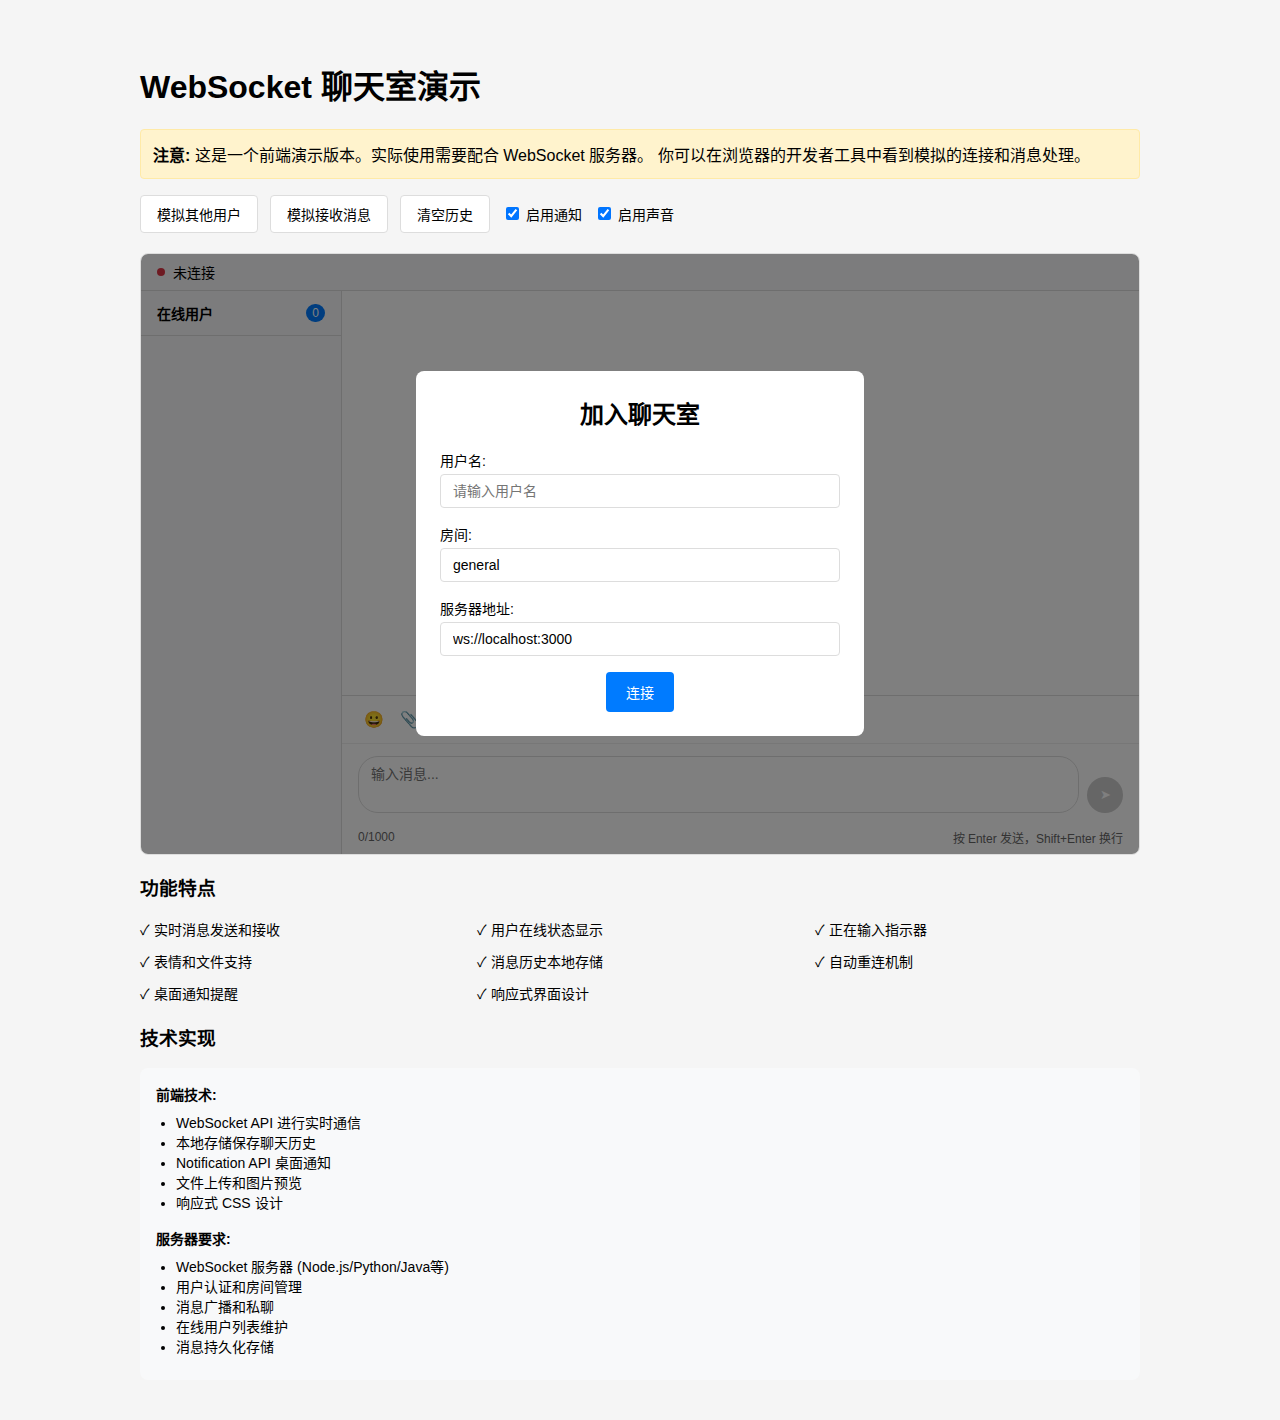
<file: demos/websocket-chat.html>
<!DOCTYPE html>
<html lang="zh-CN">
<head>
    <meta charset="UTF-8">
    <meta name="viewport" content="width=device-width, initial-scale=1.0">
    <title>WebSocket 聊天室演示</title>
    <style>
        body {
            font-family: Arial, sans-serif;
            max-width: 1200px;
            margin: 0 auto;
            padding: 20px;
            background: #f5f5f5;
        }
        
        .demo-container {
            background: white;
            border-radius: 10px;
            box-shadow: 0 4px 12px rgba(0,0,0,0.1);
            overflow: hidden;
            margin-bottom: 20px;
        }
        
        .demo-header {
            background: linear-gradient(135deg, #667eea 0%, #764ba2 100%);
            color: white;
            padding: 20px;
            text-align: center;
        }
        
        .demo-header h1 {
            margin: 0;
            margin-bottom: 10px;
        }
        
        .demo-header p {
            margin: 0;
            opacity: 0.9;
        }
        
        .back-link {
            display: inline-block;
            color: #007bff;
            text-decoration: none;
            margin-bottom: 20px;
            padding: 8px 15px;
            border: 1px solid #007bff;
            border-radius: 5px;
            transition: all 0.3s;
        }
        
        .back-link:hover {
            background: #007bff;
            color: white;
        }
        
        .info-section {
            background: white;
            padding: 20px;
            border-radius: 10px;
            box-shadow: 0 4px 12px rgba(0,0,0,0.1);
            margin-bottom: 20px;
        }
        
        .info-section h2 {
            color: #333;
            margin-bottom: 15px;
            display: flex;
            align-items: center;
            gap: 10px;
        }
        
        .feature-grid {
            display: grid;
            grid-template-columns: repeat(auto-fit, minmax(250px, 1fr));
            gap: 15px;
            margin: 20px 0;
        }
        
        .feature-item {
            background: #f8f9fa;
            padding: 15px;
            border-radius: 8px;
            border-left: 4px solid #007bff;
        }
        
        .feature-title {
            font-weight: bold;
            color: #007bff;
            margin-bottom: 5px;
        }
        
        .feature-desc {
            font-size: 14px;
            color: #666;
        }
        
        .tech-stack {
            background: #e3f2fd;
            padding: 20px;
            border-radius: 8px;
            margin: 20px 0;
        }
        
        .tech-list {
            display: grid;
            grid-template-columns: repeat(auto-fit, minmax(200px, 1fr));
            gap: 10px;
            margin-top: 15px;
        }
        
        .tech-item {
            background: white;
            padding: 10px;
            border-radius: 5px;
            font-size: 14px;
            text-align: center;
            border: 1px solid #bbdefb;
        }
        
        .demo-controls {
            background: white;
            padding: 20px;
            border-radius: 10px;
            box-shadow: 0 4px 12px rgba(0,0,0,0.1);
            margin-bottom: 20px;
        }
        
        .control-btn {
            background: #007bff;
            color: white;
            border: none;
            padding: 10px 20px;
            border-radius: 5px;
            cursor: pointer;
            margin: 5px;
            transition: background 0.3s;
        }
        
        .control-btn:hover {
            background: #0056b3;
        }
        
        .control-btn.secondary {
            background: #6c757d;
        }
        
        .control-btn.secondary:hover {
            background: #545b62;
        }
        
        .control-btn.success {
            background: #28a745;
        }
        
        .control-btn.success:hover {
            background: #1e7e34;
        }
        
        .note {
            background: #fff3cd;
            border: 1px solid #ffeaa7;
            border-radius: 5px;
            padding: 15px;
            margin: 15px 0;
            color: #856404;
        }
        
        .note strong {
            color: #856404;
        }
    </style>
</head>
<body>
    <a href="../index.html" class="back-link">← 返回首页</a>
    
    <div class="demo-container">
        <div class="demo-header">
            <h1>💬 WebSocket 聊天室演示</h1>
            <p>实时通信应用的完整实现</p>
        </div>
        
        <!-- 聊天室容器 -->
        <div id="chat-container"></div>
    </div>
    
    <div class="info-section">
        <h2>🚀 功能特性</h2>
        
        <div class="feature-grid">
            <div class="feature-item">
                <div class="feature-title">实时通信</div>
                <div class="feature-desc">基于 WebSocket 的双向实时消息传输</div>
            </div>
            
            <div class="feature-item">
                <div class="feature-title">用户管理</div>
                <div class="feature-desc">在线用户列表和状态显示</div>
            </div>
            
            <div class="feature-item">
                <div class="feature-title">消息类型</div>
                <div class="feature-desc">文本、表情、文件和图片消息</div>
            </div>
            
            <div class="feature-item">
                <div class="feature-title">输入指示</div>
                <div class="feature-desc">实时显示用户正在输入状态</div>
            </div>
            
            <div class="feature-item">
                <div class="feature-title">连接管理</div>
                <div class="feature-desc">自动重连、心跳检测和状态监控</div>
            </div>
            
            <div class="feature-item">
                <div class="feature-title">消息历史</div>
                <div class="feature-desc">本地存储和历史记录加载</div>
            </div>
            
            <div class="feature-item">
                <div class="feature-title">通知系统</div>
                <div class="feature-desc">桌面通知和声音提醒</div>
            </div>
            
            <div class="feature-item">
                <div class="feature-title">响应式设计</div>
                <div class="feature-desc">适配桌面和移动端设备</div>
            </div>
        </div>
        
        <div class="note">
            <strong>📝 演示说明：</strong> 
            这是一个前端演示版本，使用模拟的 WebSocket 服务器。
            实际部署时需要配合真实的 WebSocket 服务器后端。
            你可以打开浏览器开发者工具查看模拟的网络通信。
        </div>
    </div>
    
    <div class="demo-controls">
        <h2>🎮 演示控制</h2>
        <p>使用下面的按钮来测试各种功能：</p>
        
        <button class="control-btn" onclick="simulateUserJoin()">模拟用户加入</button>
        <button class="control-btn" onclick="simulateMessage()">模拟接收消息</button>
        <button class="control-btn secondary" onclick="simulateDisconnect()">模拟连接断开</button>
        <button class="control-btn success" onclick="simulateReconnect()">模拟重新连接</button>
        <button class="control-btn secondary" onclick="clearHistory()">清空历史记录</button>
    </div>
    
    <div class="info-section">
        <h2>⚙️ 技术实现</h2>
        
        <div class="tech-stack">
            <h3>前端技术栈</h3>
            <div class="tech-list">
                <div class="tech-item">WebSocket API</div>
                <div class="tech-item">DOM 操作</div>
                <div class="tech-item">事件处理</div>
                <div class="tech-item">本地存储</div>
                <div class="tech-item">Notification API</div>
                <div class="tech-item">File API</div>
                <div class="tech-item">响应式 CSS</div>
                <div class="tech-item">模块化设计</div>
            </div>
        </div>
        
        <div style="background: #f8f9fa; padding: 20px; border-radius: 8px; margin-top: 20px;">
            <h3>核心实现要点</h3>
            <ul style="color: #666;">
                <li><strong>连接管理：</strong>WebSocket 生命周期管理、重连策略、心跳机制</li>
                <li><strong>消息处理：</strong>消息序列化、类型识别、顺序保证</li>
                <li><strong>状态同步：</strong>用户状态、房间信息、消息历史同步</li>
                <li><strong>用户体验：</strong>加载状态、错误处理、离线检测</li>
                <li><strong>性能优化：</strong>消息缓存、DOM 更新优化、内存管理</li>
                <li><strong>安全考虑：</strong>消息验证、XSS 防护、输入过滤</li>
            </ul>
        </div>
        
        <div style="background: #e8f5e8; padding: 20px; border-radius: 8px; margin-top: 20px;">
            <h3>服务器端要求</h3>
            <ul style="color: #155724;">
                <li><strong>WebSocket 服务器：</strong>Node.js (Socket.IO)、Python (WebSockets)、Java (Spring WebSocket)</li>
                <li><strong>房间管理：</strong>用户加入/离开、房间列表、权限控制</li>
                <li><strong>消息广播：</strong>房间内广播、私聊、系统消息</li>
                <li><strong>在线状态：</strong>用户在线检测、状态同步、离线消息</li>
                <li><strong>数据持久化：</strong>消息历史、用户信息、聊天记录</li>
                <li><strong>扩展功能：</strong>文件上传、表情包、@提醒、消息搜索</li>
            </ul>
        </div>
    </div>

    <script src="../scenarios/websocket-chat.js"></script>
    
    <script>
        let chatDemo;
        
        // 初始化聊天室
        document.addEventListener('DOMContentLoaded', function() {
            console.log('💬 WebSocket 聊天室演示初始化');
            
            try {
                // 创建聊天室实例
                chatDemo = new WebSocketChatDemo();
                console.log('✅ 聊天室创建成功');
            } catch (error) {
                console.error('❌ 聊天室创建失败:', error);
            }
        });
        
        // 演示控制函数
        function simulateUserJoin() {
            if (chatDemo && chatDemo.chat) {
                chatDemo.simulateUser();
                console.log('👤 模拟用户加入');
            }
        }
        
        function simulateMessage() {
            if (chatDemo && chatDemo.chat) {
                chatDemo.simulateMessage();
                console.log('📝 模拟接收消息');
            }
        }
        
        function simulateDisconnect() {
            if (chatDemo && chatDemo.chat) {
                // 模拟连接断开
                chatDemo.chat.ws.onclose({ code: 1006 });
                console.log('🔌 模拟连接断开');
            }
        }
        
        function simulateReconnect() {
            if (chatDemo && chatDemo.chat) {
                // 模拟重新连接
                setTimeout(() => {
                    chatDemo.chat.connect();
                    console.log('🔄 模拟重新连接');
                }, 1000);
            }
        }
        
        function clearHistory() {
            // 清空本地存储
            localStorage.clear();
            
            // 刷新页面
            location.reload();
            
            console.log('🗑️ 清空历史记录');
        }
        
        // 添加键盘快捷键
        document.addEventListener('keydown', function(e) {
            // Ctrl/Cmd + Enter 快速发送消息
            if ((e.ctrlKey || e.metaKey) && e.key === 'Enter') {
                const messageInput = document.querySelector('.message-input');
                if (messageInput && messageInput.value.trim()) {
                    const sendBtn = document.querySelector('.send-btn');
                    if (sendBtn && !sendBtn.disabled) {
                        sendBtn.click();
                    }
                }
            }
        });
        
        // 页面可见性变化处理
        document.addEventListener('visibilitychange', function() {
            if (chatDemo && chatDemo.chat) {
                if (document.hidden) {
                    console.log('📱 页面隐藏，可以在这里暂停某些功能');
                } else {
                    console.log('👁️ 页面显示，恢复正常功能');
                    // 重置未读计数等
                    chatDemo.chat.state.unreadCount = 0;
                }
            }
        });
        
        // 网络状态监听
        window.addEventListener('online', function() {
            console.log('🌐 网络已连接');
            if (chatDemo && chatDemo.chat && !chatDemo.chat.state.connected) {
                chatDemo.chat.connect();
            }
        });
        
        window.addEventListener('offline', function() {
            console.log('📴 网络已断开');
        });
    </script>
</body>
</html>
</file>
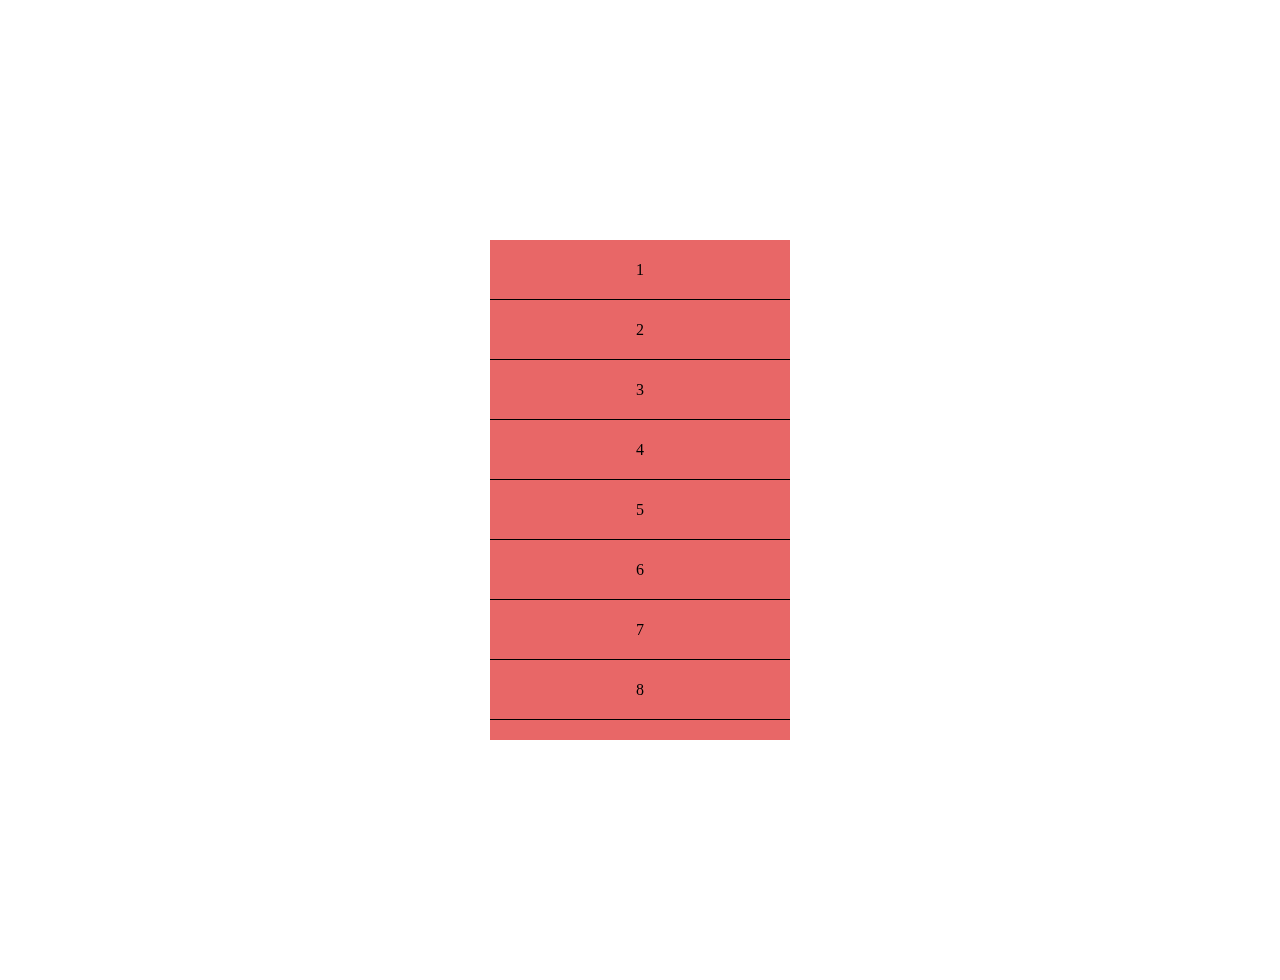
<file: scenarios/virtual-scroll/my-scroll.html>
<!DOCTYPE html>
<html lang="en">
<head>
  <meta charset="UTF-8">
  <meta name="viewport" content="width=device-width, initial-scale=1.0">
  <title>手写虚拟滚动列表深入理解原理</title>
</head>
<style>
  .demo {
    width: 300px;
    height: 500px;
    margin: 240px auto;
    background-color: #f0f0f0;
    overflow: hidden;
  }
  .container {
    width: 100%;
    height: 100%;
    overflow-y: auto;
  }
  .content {
    width: 100%;
  }
  .viewport {
    width: 100%;
    will-change: transform;  /* 启用硬件加速 */
    position: relative;      /* 确保transform基准点正确 */
  }
  .item {
    width: 100%;
    height: 60px;
    box-sizing: border-box;
    background-color: #e86767;
    text-align: center;
    line-height: 60px;
    border-bottom: 1px solid #000;
    transition: all 0.3s ease;
  }
</style>
<body>
  <div class="demo">
    <div class="container">
      <div class="content">
        <div class="viewport">
        </div>
      </div>
    </div>
  </div>
  <script>
    // 列表总长度和单个高度
    const data = Array.from({ length: 1000 }, (_, index) => index + 1);
    const itemHeight = 60;
    const bufferSize = 2

    // 滚动容器
    const container = document.querySelector('.container');
    const visibleCount = Math.ceil(container.offsetHeight / itemHeight);

    // 滚动内容，撑开滚动容器
    const content = document.querySelector('.content');
    content.style.height = `${data.length * itemHeight}px`;
    const viewport = document.querySelector('.viewport');

    let ticking = false;

    container.addEventListener('scroll', () => {
      if (!ticking) {
        requestAnimationFrame(() => {
          const scrollTop = container.scrollTop;
          renderItems(scrollTop);
          ticking = false;
        });
        ticking = true;
      }
    });

    function renderItems(scrollTop) {
      // 开始结束索引
      let startIndex =Math.floor(scrollTop / itemHeight);
      let endIndex = startIndex + visibleCount;

      // 添加缓冲区
      startIndex = Math.max(0, startIndex - bufferSize);
      endIndex = Math.min(data.length, endIndex + bufferSize);
      console.log(startIndex,visibleCount, endIndex);
      // 设置偏移量
      viewport.style.transform = `translateY(${startIndex * itemHeight}px)`;
      
      const fragment = document.createDocumentFragment();
      for (let i = startIndex; i < endIndex; i++) {
          const div = document.createElement('div');
          div.className = 'item';
          div.textContent = data[i];
          fragment.appendChild(div);
      }
      
      viewport.innerHTML = '';  // 清空
      viewport.appendChild(fragment);  // 一次性添加
    }

    renderItems(0);
  </script>
</body>
</html>
</file>
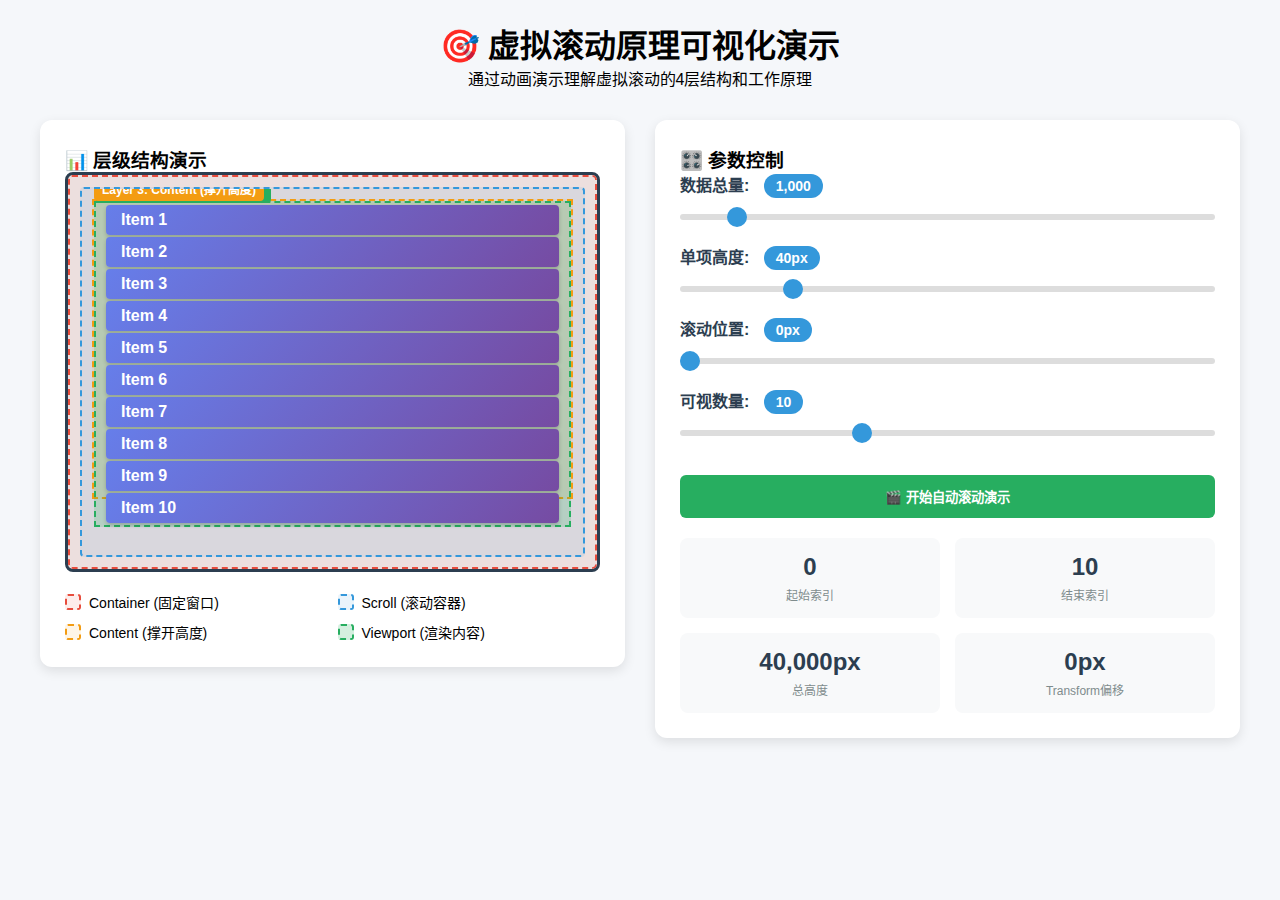
<file: scenarios/virtual-scroll/visual.html>
<!DOCTYPE html>
<html lang="zh-CN">
<head>
    <meta charset="UTF-8">
    <meta name="viewport" content="width=device-width, initial-scale=1.0">
    <title>虚拟滚动原理可视化演示</title>
    <style>
        * {
            margin: 0;
            padding: 0;
            box-sizing: border-box;
        }

        body {
            font-family: -apple-system, BlinkMacSystemFont, 'Segoe UI', sans-serif;
            background: #f5f7fa;
            padding: 20px;
        }

        .demo-container {
            max-width: 1200px;
            margin: 0 auto;
        }

        .header {
            text-align: center;
            margin-bottom: 30px;
        }

        .demo-grid {
            display: grid;
            grid-template-columns: 1fr 1fr;
            gap: 30px;
            align-items: start;
        }

        .visualization-panel {
            background: white;
            border-radius: 12px;
            padding: 25px;
            box-shadow: 0 4px 12px rgba(0,0,0,0.1);
        }

        .controls {
            background: white;
            border-radius: 12px;
            padding: 25px;
            box-shadow: 0 4px 12px rgba(0,0,0,0.1);
        }

        /* 虚拟滚动层级可视化 */
        .virtual-scroll-demo {
            width: 100%;
            height: 400px;
            position: relative;
            border: 3px solid #2c3e50;
            border-radius: 8px;
            overflow: hidden;
            background: #ecf0f1;
        }

        .layer {
            position: absolute;
            border: 2px dashed;
            border-radius: 4px;
            transition: all 0.3s ease;
        }

        .container-layer {
            top: 0;
            left: 0;
            right: 0;
            bottom: 0;
            border-color: #e74c3c;
            background: rgba(231, 76, 60, 0.1);
        }

        .scroll-layer {
            top: 10px;
            left: 10px;
            right: 10px;
            bottom: 10px;
            border-color: #3498db;
            background: rgba(52, 152, 219, 0.1);
            overflow-y: auto;
            overflow-x: hidden;
        }

        .content-layer {
            position: relative;
            width: calc(100% - 20px);
            margin: 10px;
            border: 2px dashed #f39c12;
            background: rgba(243, 156, 18, 0.1);
            transition: height 0.5s ease;
        }

        .viewport-layer {
            position: absolute;
            top: 0;
            left: 0;
            right: 0;
            border: 2px dashed #27ae60;
            background: rgba(39, 174, 96, 0.2);
            transition: transform 0.5s ease;
            min-height: 80px;
        }

        .virtual-item {
            height: 40px;
            margin: 2px 10px;
            background: linear-gradient(135deg, #667eea 0%, #764ba2 100%);
            border-radius: 4px;
            display: flex;
            align-items: center;
            padding: 0 15px;
            color: white;
            font-weight: bold;
            box-shadow: 0 2px 4px rgba(0,0,0,0.2);
        }

        .layer-label {
            position: absolute;
            top: -25px;
            left: 0;
            font-size: 12px;
            font-weight: bold;
            padding: 4px 8px;
            border-radius: 4px;
            color: white;
            z-index: 10;
        }

        .container-layer .layer-label {
            background: #e74c3c;
        }

        .scroll-layer .layer-label {
            background: #3498db;
        }

        .content-layer .layer-label {
            background: #f39c12;
        }

        .viewport-layer .layer-label {
            background: #27ae60;
        }

        /* 控制面板 */
        .control-group {
            margin-bottom: 20px;
        }

        .control-group label {
            display: block;
            font-weight: bold;
            margin-bottom: 8px;
            color: #2c3e50;
        }

        .slider {
            width: 100%;
            height: 6px;
            border-radius: 3px;
            background: #ddd;
            outline: none;
            -webkit-appearance: none;
        }

        .slider::-webkit-slider-thumb {
            -webkit-appearance: none;
            appearance: none;
            width: 20px;
            height: 20px;
            border-radius: 50%;
            background: #3498db;
            cursor: pointer;
        }

        .value-display {
            display: inline-block;
            background: #3498db;
            color: white;
            padding: 4px 12px;
            border-radius: 12px;
            font-size: 14px;
            margin-left: 10px;
        }

        .stats-grid {
            display: grid;
            grid-template-columns: 1fr 1fr;
            gap: 15px;
            margin-top: 20px;
        }

        .stat-item {
            background: #f8f9fa;
            padding: 15px;
            border-radius: 8px;
            text-align: center;
        }

        .stat-value {
            font-size: 24px;
            font-weight: bold;
            color: #2c3e50;
        }

        .stat-label {
            font-size: 12px;
            color: #7f8c8d;
            margin-top: 5px;
        }

        .legend {
            display: grid;
            grid-template-columns: repeat(2, 1fr);
            gap: 10px;
            margin-top: 20px;
        }

        .legend-item {
            display: flex;
            align-items: center;
            gap: 8px;
            font-size: 14px;
        }

        .legend-color {
            width: 16px;
            height: 16px;
            border-radius: 3px;
            border: 2px dashed;
        }

        .auto-scroll-btn {
            background: #27ae60;
            color: white;
            border: none;
            padding: 12px 24px;
            border-radius: 6px;
            font-weight: bold;
            cursor: pointer;
            transition: all 0.3s;
            width: 100%;
            margin-top: 15px;
        }

        .auto-scroll-btn:hover {
            background: #229954;
            transform: translateY(-2px);
        }

        .auto-scroll-btn.active {
            background: #e74c3c;
        }

        @media (max-width: 768px) {
            .demo-grid {
                grid-template-columns: 1fr;
            }
        }
    </style>
</head>
<body>
    <div class="demo-container">
        <div class="header">
            <h1>🎯 虚拟滚动原理可视化演示</h1>
            <p>通过动画演示理解虚拟滚动的4层结构和工作原理</p>
        </div>

        <div class="demo-grid">
            <!-- 可视化面板 -->
            <div class="visualization-panel">
                <h3>📊 层级结构演示</h3>
                <div class="virtual-scroll-demo">
                    <!-- Layer 1: Container -->
                    <div class="layer container-layer">
                        <div class="layer-label">Layer 1: Container (500px)</div>
                        
                        <!-- Layer 2: Scroll Element -->
                        <div class="layer scroll-layer">
                            <div class="layer-label">Layer 2: Scroll Element</div>
                            
                            <!-- Layer 3: Content Element -->
                            <div class="content-layer" id="contentLayer">
                                <div class="layer-label">Layer 3: Content (撑开高度)</div>
                                
                                <!-- Layer 4: Viewport Element -->
                                <div class="viewport-layer" id="viewportLayer">
                                    <div class="layer-label">Layer 4: Viewport (渲染内容)</div>
                                    <div id="virtualItems"></div>
                                </div>
                            </div>
                        </div>
                    </div>
                </div>

                <!-- 图例 -->
                <div class="legend">
                    <div class="legend-item">
                        <div class="legend-color" style="border-color: #e74c3c; background: rgba(231, 76, 60, 0.1);"></div>
                        <span>Container (固定窗口)</span>
                    </div>
                    <div class="legend-item">
                        <div class="legend-color" style="border-color: #3498db; background: rgba(52, 152, 219, 0.1);"></div>
                        <span>Scroll (滚动容器)</span>
                    </div>
                    <div class="legend-item">
                        <div class="legend-color" style="border-color: #f39c12; background: rgba(243, 156, 18, 0.1);"></div>
                        <span>Content (撑开高度)</span>
                    </div>
                    <div class="legend-item">
                        <div class="legend-color" style="border-color: #27ae60; background: rgba(39, 174, 96, 0.2);"></div>
                        <span>Viewport (渲染内容)</span>
                    </div>
                </div>
            </div>

            <!-- 控制面板 -->
            <div class="controls">
                <h3>🎛️ 参数控制</h3>
                
                <div class="control-group">
                    <label>数据总量: <span class="value-display" id="totalItemsValue">1000</span></label>
                    <input type="range" class="slider" id="totalItems" min="100" max="10000" step="100" value="1000">
                </div>

                <div class="control-group">
                    <label>单项高度: <span class="value-display" id="itemHeightValue">40px</span></label>
                    <input type="range" class="slider" id="itemHeight" min="30" max="80" step="5" value="40">
                </div>

                <div class="control-group">
                    <label>滚动位置: <span class="value-display" id="scrollPositionValue">0px</span></label>
                    <input type="range" class="slider" id="scrollPosition" min="0" max="1000" step="10" value="0">
                </div>

                <div class="control-group">
                    <label>可视数量: <span class="value-display" id="visibleCountValue">10</span></label>
                    <input type="range" class="slider" id="visibleCount" min="5" max="20" step="1" value="10">
                </div>

                <button class="auto-scroll-btn" id="autoScrollBtn">🎬 开始自动滚动演示</button>

                <!-- 统计信息 -->
                <div class="stats-grid">
                    <div class="stat-item">
                        <div class="stat-value" id="startIndexStat">0</div>
                        <div class="stat-label">起始索引</div>
                    </div>
                    <div class="stat-item">
                        <div class="stat-value" id="endIndexStat">10</div>
                        <div class="stat-label">结束索引</div>
                    </div>
                    <div class="stat-item">
                        <div class="stat-value" id="totalHeightStat">40000px</div>
                        <div class="stat-label">总高度</div>
                    </div>
                    <div class="stat-item">
                        <div class="stat-value" id="transformStat">0px</div>
                        <div class="stat-label">Transform偏移</div>
                    </div>
                </div>
            </div>
        </div>
    </div>

    <script>
        class VirtualScrollVisualizer {
            constructor() {
                this.totalItems = 1000;
                this.itemHeight = 40;
                this.scrollPosition = 0;
                this.visibleCount = 10;
                this.autoScrolling = false;
                this.autoScrollInterval = null;

                this.initElements();
                this.bindEvents();
                this.updateVisualization();
            }

            initElements() {
                this.contentLayer = document.getElementById('contentLayer');
                this.viewportLayer = document.getElementById('viewportLayer');
                this.virtualItems = document.getElementById('virtualItems');
                
                this.totalItemsSlider = document.getElementById('totalItems');
                this.itemHeightSlider = document.getElementById('itemHeight');
                this.scrollPositionSlider = document.getElementById('scrollPosition');
                this.visibleCountSlider = document.getElementById('visibleCount');
                this.autoScrollBtn = document.getElementById('autoScrollBtn');

                this.totalItemsValue = document.getElementById('totalItemsValue');
                this.itemHeightValue = document.getElementById('itemHeightValue');
                this.scrollPositionValue = document.getElementById('scrollPositionValue');
                this.visibleCountValue = document.getElementById('visibleCountValue');

                this.startIndexStat = document.getElementById('startIndexStat');
                this.endIndexStat = document.getElementById('endIndexStat');
                this.totalHeightStat = document.getElementById('totalHeightStat');
                this.transformStat = document.getElementById('transformStat');
            }

            bindEvents() {
                this.totalItemsSlider.addEventListener('input', (e) => {
                    this.totalItems = parseInt(e.target.value);
                    this.updateScrollRange();
                    this.updateVisualization();
                });

                this.itemHeightSlider.addEventListener('input', (e) => {
                    this.itemHeight = parseInt(e.target.value);
                    this.updateScrollRange();
                    this.updateVisualization();
                });

                this.scrollPositionSlider.addEventListener('input', (e) => {
                    this.scrollPosition = parseInt(e.target.value);
                    this.updateVisualization();
                });

                this.visibleCountSlider.addEventListener('input', (e) => {
                    this.visibleCount = parseInt(e.target.value);
                    this.updateVisualization();
                });

                this.autoScrollBtn.addEventListener('click', () => {
                    this.toggleAutoScroll();
                });
            }

            updateScrollRange() {
                const maxScroll = Math.max(0, (this.totalItems - this.visibleCount) * this.itemHeight);
                this.scrollPositionSlider.max = maxScroll;
                if (this.scrollPosition > maxScroll) {
                    this.scrollPosition = maxScroll;
                    this.scrollPositionSlider.value = maxScroll;
                }
            }

            updateVisualization() {
                // 计算虚拟滚动参数
                const totalHeight = this.totalItems * this.itemHeight;
                const startIndex = Math.floor(this.scrollPosition / this.itemHeight);
                const endIndex = Math.min(startIndex + this.visibleCount, this.totalItems);
                const transformY = startIndex * this.itemHeight;

                // 更新显示值
                this.totalItemsValue.textContent = this.totalItems.toLocaleString();
                this.itemHeightValue.textContent = this.itemHeight + 'px';
                this.scrollPositionValue.textContent = this.scrollPosition + 'px';
                this.visibleCountValue.textContent = this.visibleCount;

                // 更新统计信息
                this.startIndexStat.textContent = startIndex;
                this.endIndexStat.textContent = endIndex;
                this.totalHeightStat.textContent = totalHeight.toLocaleString() + 'px';
                this.transformStat.textContent = transformY + 'px';

                // 更新可视化
                this.updateLayers(totalHeight, transformY, startIndex, endIndex);
            }

            updateLayers(totalHeight, transformY, startIndex, endIndex) {
                // 更新Content Layer高度 (按比例缩放)
                const scaledHeight = Math.min(300, totalHeight / 100); // 缩放显示
                this.contentLayer.style.height = scaledHeight + 'px';

                // 更新Viewport Layer位置
                const scaledTransform = (transformY / totalHeight) * scaledHeight;
                this.viewportLayer.style.transform = `translateY(${scaledTransform}px)`;

                // 渲染虚拟项目
                this.renderVirtualItems(startIndex, endIndex);
            }

            renderVirtualItems(startIndex, endIndex) {
                this.virtualItems.innerHTML = '';
                
                for (let i = startIndex; i < endIndex; i++) {
                    const item = document.createElement('div');
                    item.className = 'virtual-item';
                    item.textContent = `Item ${i + 1}`;
                    item.style.height = '30px'; // 缩放显示
                    this.virtualItems.appendChild(item);
                }
            }

            toggleAutoScroll() {
                if (this.autoScrolling) {
                    this.stopAutoScroll();
                } else {
                    this.startAutoScroll();
                }
            }

            startAutoScroll() {
                this.autoScrolling = true;
                this.autoScrollBtn.textContent = '⏹️ 停止自动滚动';
                this.autoScrollBtn.classList.add('active');

                const maxScroll = parseInt(this.scrollPositionSlider.max);
                let direction = 1;
                
                this.autoScrollInterval = setInterval(() => {
                    this.scrollPosition += direction * 50;
                    
                    if (this.scrollPosition >= maxScroll) {
                        this.scrollPosition = maxScroll;
                        direction = -1;
                    } else if (this.scrollPosition <= 0) {
                        this.scrollPosition = 0;
                        direction = 1;
                    }
                    
                    this.scrollPositionSlider.value = this.scrollPosition;
                    this.updateVisualization();
                }, 100);
            }

            stopAutoScroll() {
                this.autoScrolling = false;
                this.autoScrollBtn.textContent = '🎬 开始自动滚动演示';
                this.autoScrollBtn.classList.remove('active');
                
                if (this.autoScrollInterval) {
                    clearInterval(this.autoScrollInterval);
                    this.autoScrollInterval = null;
                }
            }
        }

        // 初始化可视化演示
        document.addEventListener('DOMContentLoaded', () => {
            new VirtualScrollVisualizer();
        });
    </script>
</body>
</html>
</file>
<file: scenarios/image-lazy-load/style.css>
/* 图片懒加载演示样式 */

body {
    font-family: 'Segoe UI', Tahoma, Geneva, Verdana, sans-serif;
    margin: 0;
    padding: 20px;
    background: linear-gradient(135deg, #667eea 0%, #764ba2 100%);
    min-height: 100vh;
    color: #333;
}

.container {
    max-width: 1200px;
    margin: 0 auto;
    background: white;
    border-radius: 15px;
    box-shadow: 0 10px 30px rgba(0,0,0,0.2);
    overflow: hidden;
}

.header {
    background: linear-gradient(135deg, #4CAF50, #45a049);
    color: white;
    padding: 30px;
    text-align: center;
}

.header h1 {
    margin: 0 0 10px 0;
    font-size: 2.5rem;
    font-weight: 300;
}

.header p {
    margin: 0;
    opacity: 0.9;
    font-size: 1.1rem;
}

.back-link {
    position: absolute;
    top: 20px;
    left: 20px;
    color: white;
    text-decoration: none;
    padding: 10px 20px;
    background: rgba(255,255,255,0.2);
    border-radius: 25px;
    transition: all 0.3s;
    backdrop-filter: blur(10px);
}

.back-link:hover {
    background: rgba(255,255,255,0.3);
    transform: translateY(-2px);
}

.content {
    padding: 30px;
}

.demo-section {
    margin: 40px 0;
    padding: 25px;
    background: #f8f9fa;
    border-radius: 10px;
    border-left: 4px solid #007bff;
}

.demo-section h2 {
    margin: 0 0 15px 0;
    color: #007bff;
    font-size: 1.5rem;
}

.feature-list {
    display: grid;
    grid-template-columns: repeat(auto-fit, minmax(250px, 1fr));
    gap: 15px;
}

.feature-item {
    display: flex;
    align-items: center;
    gap: 10px;
    padding: 10px;
    background: white;
    border-radius: 6px;
}

.feature-icon {
    width: 20px;
    height: 20px;
    background: #28a745;
    border-radius: 50%;
    display: flex;
    align-items: center;
    justify-content: center;
    color: white;
    font-size: 12px;
    font-weight: bold;
}

.stats-panel {
    background: #f8f9fa;
    border-radius: 10px;
    padding: 20px;
    margin: 20px 0;
    border-left: 4px solid #4CAF50;
}

.progress-container {
    margin: 20px 0;
}

.progress-bar {
    width: 100%;
    height: 8px;
    background: #e9ecef;
    border-radius: 4px;
    overflow: hidden;
    position: relative;
}

.progress-fill {
    height: 100%;
    background: linear-gradient(90deg, #4CAF50, #45a049);
    width: 0%;
    transition: width 0.5s ease;
    border-radius: 4px;
}

.progress-text {
    text-align: center;
    margin-top: 10px;
    font-weight: 500;
    color: #666;
}

.controls {
    margin: 30px 0;
    text-align: center;
}

.btn {
    display: inline-block;
    padding: 12px 24px;
    margin: 0 10px;
    background: #007bff;
    color: white;
    text-decoration: none;
    border-radius: 6px;
    border: none;
    cursor: pointer;
    font-size: 14px;
    transition: all 0.3s;
}

.btn:hover {
    background: #0056b3;
    transform: translateY(-2px);
}

.btn.success {
    background: #28a745;
}

.btn.success:hover {
    background: #1e7e34;
}

.image-grid {
    display: grid;
    grid-template-columns: repeat(auto-fill, minmax(300px, 1fr));
    gap: 25px;
    margin: 30px 0;
}

.image-card {
    background: white;
    border-radius: 12px;
    overflow: hidden;
    box-shadow: 0 4px 15px rgba(0,0,0,0.1);
    transition: transform 0.3s ease, box-shadow 0.3s ease;
    position: relative;
}

.image-card:hover {
    transform: translateY(-5px);
    box-shadow: 0 8px 25px rgba(0,0,0,0.15);
}

.image-wrapper {
    position: relative;
    width: 100%;
    height: 200px;
    overflow: hidden;
    background: #f8f9fa;
}

.image-wrapper img {
    width: 100%;
    height: 100%;
    object-fit: cover;
    transition: opacity 0.3s ease, filter 0.3s ease;
}

.image-info {
    padding: 15px;
}

.image-info h3 {
    margin: 0 0 8px 0;
    font-size: 1.1rem;
    color: #333;
}

.image-info p {
    margin: 0;
    color: #666;
    font-size: 0.9rem;
    line-height: 1.4;
}

.lazy-loading {
    filter: blur(2px);
    opacity: 0.7;
}

.lazy-loaded {
    filter: none;
    opacity: 1;
}

.lazy-error {
    filter: grayscale(100%);
    opacity: 0.5;
}

.loading-indicator {
    position: absolute;
    top: 50%;
    left: 50%;
    transform: translate(-50%, -50%);
    color: #666;
    font-size: 14px;
    display: flex;
    align-items: center;
    gap: 8px;
}

.spinner {
    width: 20px;
    height: 20px;
    border: 2px solid #e9ecef;
    border-top: 2px solid #007bff;
    border-radius: 50%;
    animation: spin 1s linear infinite;
}

@keyframes spin {
    0% { transform: rotate(0deg); }
    100% { transform: rotate(360deg); }
}

.lazy-loading::before {
    content: '';
    position: absolute;
    top: 0;
    left: 0;
    width: 100%;
    height: 100%;
    background: linear-gradient(90deg, transparent, rgba(255,255,255,0.4), transparent);
    animation: shimmer 1.5s infinite;
    z-index: 1;
}

@keyframes shimmer {
    0% { background-position: -200px 0; }
    100% { background-position: calc(200px + 100%) 0; }
}

.status-badge {
    position: absolute;
    top: 10px;
    right: 10px;
    padding: 4px 8px;
    border-radius: 12px;
    font-size: 12px;
    font-weight: bold;
    z-index: 2;
}

.status-loading {
    background: #fff3cd;
    color: #856404;
}

.status-loaded {
    background: #d4edda;
    color: #155724;
}

.status-error {
    background: #f8d7da;
    color: #721c24;
}

@media (max-width: 768px) {
    .image-grid {
        grid-template-columns: 1fr;
    }
    
    .header h1 {
        font-size: 2rem;
    }
    
    .content {
        padding: 20px;
    }
}
</file>
<file: shared/css/base.css>
/**
 * 基础样式 - 可被所有页面复用
 */

/* 重置样式 */
* {
    margin: 0;
    padding: 0;
    box-sizing: border-box;
}

/* 基础字体和布局 */
body {
    font-family: 'Segoe UI', Tahoma, Geneva, Verdana, sans-serif;
    line-height: 1.6;
    color: #333;
    background: linear-gradient(135deg, #667eea 0%, #764ba2 100%);
    min-height: 100vh;
}

/* 通用容器 */
.container {
    max-width: 1200px;
    margin: 0 auto;
    background: white;
    border-radius: 15px;
    box-shadow: 0 10px 30px rgba(0,0,0,0.2);
    overflow: hidden;
}

/* 返回链接 */
.back-link {
    position: absolute;
    top: 20px;
    left: 20px;
    color: white;
    text-decoration: none;
    padding: 10px 20px;
    background: rgba(255,255,255,0.2);
    border-radius: 25px;
    transition: all 0.3s;
    backdrop-filter: blur(10px);
}

.back-link:hover {
    background: rgba(255,255,255,0.3);
    transform: translateY(-2px);
}

/* 页面头部 */
.header {
    background: linear-gradient(135deg, #4CAF50, #45a049);
    color: white;
    padding: 30px;
    text-align: center;
}

.header h1 {
    margin: 0 0 10px 0;
    font-size: 2.5rem;
    font-weight: 300;
}

.header p {
    margin: 0;
    opacity: 0.9;
    font-size: 1.1rem;
}

/* 内容区域 */
.content {
    padding: 30px;
}

/* 响应式设计 */
@media (max-width: 768px) {
    .header h1 {
        font-size: 2rem;
    }
    
    .content {
        padding: 20px;
    }
    
    .back-link {
        position: relative;
        top: auto;
        left: auto;
        display: inline-block;
        margin-bottom: 20px;
    }
}
</file>
<file: scenarios/infinite-scroll/style.css>
/* 无限滚动加载演示样式 */

.main-content {
    background: white;
    border-radius: 15px;
    box-shadow: 0 10px 30px rgba(0,0,0,0.2);
    overflow: hidden;
}

.content-grid {
    display: grid;
    grid-template-columns: 1fr 350px;
    height: 700px;
}

.article-section {
    display: flex;
    flex-direction: column;
}

.article-header {
    background: linear-gradient(135deg, #4CAF50, #45a049);
    color: white;
    padding: 20px;
    display: flex;
    align-items: center;
    justify-content: space-between;
}

.article-header h2 {
    margin: 0;
    font-size: 1.5rem;
}

.article-count {
    background: rgba(255,255,255,0.2);
    padding: 4px 12px;
    border-radius: 12px;
    font-size: 0.9rem;
}

.article-list {
    flex: 1;
    overflow-y: auto;
    background: #f8f9fa;
    position: relative;
}

.sidebar {
    display: flex;
    flex-direction: column;
    border-left: 1px solid #e9ecef;
}

.controls-panel {
    background: #f8f9fa;
    padding: 20px;
    border-bottom: 1px solid #e9ecef;
}

.controls-panel h3 {
    margin: 0 0 15px 0;
    color: #333;
    font-size: 1.2rem;
}

.checkbox-group {
    display: grid;
    grid-template-columns: 1fr 1fr;
    gap: 10px;
    margin-bottom: 15px;
}

.checkbox-item {
    display: flex;
    align-items: center;
    gap: 6px;
    font-size: 14px;
}

.slider-control {
    margin-bottom: 12px;
}

.slider-label {
    display: flex;
    justify-content: space-between;
    align-items: center;
    margin-bottom: 4px;
    font-size: 14px;
    font-weight: 500;
}

.slider {
    width: 100%;
    height: 4px;
    border-radius: 2px;
    background: #ddd;
    outline: none;
    -webkit-appearance: none;
}

.slider::-webkit-slider-thumb {
    -webkit-appearance: none;
    appearance: none;
    width: 16px;
    height: 16px;
    border-radius: 50%;
    background: #007bff;
    cursor: pointer;
}

.slider::-moz-range-thumb {
    width: 16px;
    height: 16px;
    border-radius: 50%;
    background: #007bff;
    cursor: pointer;
    border: none;
}

.button-group {
    display: grid;
    grid-template-columns: 1fr 1fr;
    gap: 8px;
}

.btn {
    padding: 8px 12px;
    border: none;
    border-radius: 6px;
    cursor: pointer;
    font-size: 14px;
    transition: all 0.3s;
    font-weight: 500;
}

.btn:hover {
    transform: translateY(-2px);
}

.btn-primary {
    background: #007bff;
    color: white;
}

.btn-primary:hover {
    background: #0056b3;
}

.btn-success {
    background: #28a745;
    color: white;
}

.btn-success:hover {
    background: #1e7e34;
}

.btn-danger {
    background: #dc3545;
    color: white;
}

.btn-danger:hover {
    background: #c82333;
}

.btn-secondary {
    background: #6c757d;
    color: white;
}

.btn-secondary:hover {
    background: #545b62;
}

.stats-panel {
    padding: 20px;
    background: white;
    flex: 1;
}

.stats-panel h3 {
    margin: 0 0 15px 0;
    color: #333;
    font-size: 1.2rem;
}

.status-indicator {
    padding: 12px;
    border-radius: 8px;
    margin-bottom: 15px;
    font-weight: 500;
    text-align: center;
}

.status-loading {
    background: #e3f2fd;
    color: #1976d2;
    border-left: 4px solid #1976d2;
}

.status-error {
    background: #ffebee;
    color: #c62828;
    border-left: 4px solid #c62828;
}

.status-complete {
    background: #e8f5e8;
    color: #2e7d32;
    border-left: 4px solid #2e7d32;
}

.status-idle {
    background: #f3e5f5;
    color: #7b1fa2;
    border-left: 4px solid #7b1fa2;
}

.stat-grid {
    display: grid;
    grid-template-columns: 1fr 1fr;
    gap: 12px;
    margin-bottom: 20px;
}

.stat-item {
    background: #f8f9fa;
    padding: 12px;
    border-radius: 8px;
    text-align: center;
    border-left: 4px solid #4CAF50;
}

.stat-value {
    font-size: 1.5rem;
    font-weight: bold;
    color: #4CAF50;
    margin-bottom: 4px;
}

.stat-label {
    font-size: 0.85rem;
    color: #666;
}

.list-item {
    background: white;
    margin: 12px;
    padding: 16px;
    border-radius: 12px;
    box-shadow: 0 2px 8px rgba(0,0,0,0.1);
    transition: all 0.3s ease;
    border-left: 4px solid #4CAF50;
}

.list-item:hover {
    transform: translateY(-2px);
    box-shadow: 0 4px 15px rgba(0,0,0,0.15);
}

.article-title {
    font-size: 16px;
    font-weight: 600;
    margin-bottom: 8px;
    color: #333;
    line-height: 1.4;
}

.article-meta {
    font-size: 12px;
    color: #666;
    margin-bottom: 10px;
    display: flex;
    flex-wrap: wrap;
    gap: 12px;
}

.meta-item {
    display: flex;
    align-items: center;
    gap: 4px;
}

.article-excerpt {
    font-size: 14px;
    color: #555;
    line-height: 1.5;
    margin-bottom: 12px;
}

.article-tags {
    display: flex;
    gap: 6px;
    flex-wrap: wrap;
}

.tag {
    background: linear-gradient(135deg, #e3f2fd, #bbdefb);
    color: #1976d2;
    padding: 3px 8px;
    border-radius: 12px;
    font-size: 11px;
    font-weight: 500;
}

.loading-indicator {
    text-align: center;
    padding: 20px;
    font-size: 14px;
    color: #666;
}

.loading-spinner {
    display: inline-block;
    width: 20px;
    height: 20px;
    border: 2px solid #f3f3f3;
    border-top: 2px solid #007bff;
    border-radius: 50%;
    animation: spin 1s linear infinite;
    margin-right: 8px;
}

@keyframes spin {
    0% { transform: rotate(0deg); }
    100% { transform: rotate(360deg); }
}

.error-retry {
    color: #dc3545;
    cursor: pointer;
    display: flex;
    align-items: center;
    justify-content: center;
    gap: 8px;
    padding: 15px;
    border: 2px dashed #dc3545;
    border-radius: 8px;
    margin: 12px;
    transition: all 0.3s;
}

.error-retry:hover {
    background: #f8f9fa;
}

.no-more {
    text-align: center;
    color: #999;
    padding: 20px;
    font-style: italic;
}

.progress-bar {
    background: #e9ecef;
    height: 4px;
    border-radius: 2px;
    overflow: hidden;
    margin-bottom: 10px;
}

.progress-fill {
    background: linear-gradient(90deg, #4CAF50, #45a049);
    height: 100%;
    transition: width 0.3s ease;
    border-radius: 2px;
}

@media (max-width: 768px) {
    .content-grid {
        grid-template-columns: 1fr;
        height: auto;
    }
    
    .sidebar {
        border-left: none;
        border-top: 1px solid #e9ecef;
    }
    
    .checkbox-group {
        grid-template-columns: 1fr;
    }
    
    .stat-grid {
        grid-template-columns: repeat(2, 1fr);
    }
}
</file>
<file: scenarios/virtual-scroll/style.css>
/* 虚拟滚动列表演示样式 */

.container {
    padding: 20px;
}

.demo-grid {
    display: grid;
    grid-template-columns: 1fr 1fr;
    gap: 30px;
    margin-bottom: 30px;
}

.demo-card {
    background: white;
    border-radius: 15px;
    box-shadow: 0 10px 30px rgba(0,0,0,0.2);
    overflow: hidden;
    transition: transform 0.3s ease;
}

.demo-card:hover {
    transform: translateY(-5px);
}

.demo-header {
    background: linear-gradient(135deg, #4CAF50, #45a049);
    color: white;
    padding: 20px;
    text-align: center;
}

.demo-header h2 {
    margin: 0 0 10px 0;
    font-size: 1.5rem;
}

.demo-header p {
    margin: 0;
    opacity: 0.9;
}

.demo-content {
    padding: 20px;
}

.controls {
    display: flex;
    gap: 10px;
    margin-bottom: 15px;
    flex-wrap: wrap;
}

.btn {
    padding: 8px 16px;
    border: none;
    border-radius: 6px;
    background: #007bff;
    color: white;
    cursor: pointer;
    font-size: 14px;
    transition: all 0.3s;
    flex-shrink: 0;
}

.btn:hover {
    background: #0056b3;
    transform: translateY(-2px);
}

.btn-success {
    background: #28a745;
}

.btn-success:hover {
    background: #1e7e34;
}

.btn-danger {
    background: #dc3545;
}

.btn-danger:hover {
    background: #c82333;
}

.virtual-container {
    height: 500px;
    border: 2px solid #e9ecef;
    border-radius: 8px;
    background: white;
    position: relative;
    /* 不设置overflow，让虚拟滚动内部的scrollElement来处理 */
}

.loading-overlay {
    position: absolute;
    top: 0;
    left: 0;
    right: 0;
    bottom: 0;
    background: rgba(255,255,255,0.9);
    display: flex;
    align-items: center;
    justify-content: center;
    z-index: 10;
}

.spinner {
    width: 40px;
    height: 40px;
    border: 4px solid #e9ecef;
    border-top: 4px solid #007bff;
    border-radius: 50%;
    animation: spin 1s linear infinite;
}

@keyframes spin {
    0% { transform: rotate(0deg); }
    100% { transform: rotate(360deg); }
}

.stats-panel {
    background: #f8f9fa;
    border-radius: 8px;
    padding: 15px;
    margin-top: 15px;
    border-left: 4px solid #4CAF50;
}

.stats-grid {
    display: grid;
    grid-template-columns: repeat(auto-fit, minmax(150px, 1fr));
    gap: 15px;
    margin-top: 10px;
}

.stat-item {
    text-align: center;
    padding: 10px;
    background: white;
    border-radius: 6px;
}

.stat-value {
    font-size: 1.8rem;
    font-weight: bold;
    color: #4CAF50;
    margin-bottom: 5px;
}

.stat-label {
    font-size: 0.9rem;
    color: #666;
}

.performance-meter {
    background: white;
    border-radius: 8px;
    padding: 15px;
    margin-top: 15px;
    text-align: center;
}

.performance-value {
    font-size: 2rem;
    font-weight: bold;
    margin-bottom: 5px;
}

.performance-good {
    color: #28a745;
}

.performance-ok {
    color: #ffc107;
}

.performance-bad {
    color: #dc3545;
}

.feature-list {
    background: white;
    border-radius: 15px;
    box-shadow: 0 5px 15px rgba(0,0,0,0.1);
    padding: 25px;
    margin-top: 30px;
}

.feature-list h3 {
    margin: 0 0 20px 0;
    color: #333;
    font-size: 1.5rem;
    text-align: center;
}

.features {
    display: grid;
    grid-template-columns: repeat(auto-fit, minmax(250px, 1fr));
    gap: 15px;
}

.feature-item {
    display: flex;
    align-items: center;
    gap: 12px;
    padding: 12px;
    background: #f8f9fa;
    border-radius: 8px;
    transition: all 0.3s;
}

.feature-item:hover {
    background: #e9ecef;
    transform: translateX(5px);
}

.feature-icon {
    width: 30px;
    height: 30px;
    background: #4CAF50;
    border-radius: 50%;
    display: flex;
    align-items: center;
    justify-content: center;
    color: white;
    font-weight: bold;
    flex-shrink: 0;
}

@media (max-width: 768px) {
    .demo-grid {
        grid-template-columns: 1fr;
    }
    
    .controls {
        flex-direction: column;
    }
    
    .btn {
        width: 100%;
    }
}
</file>
